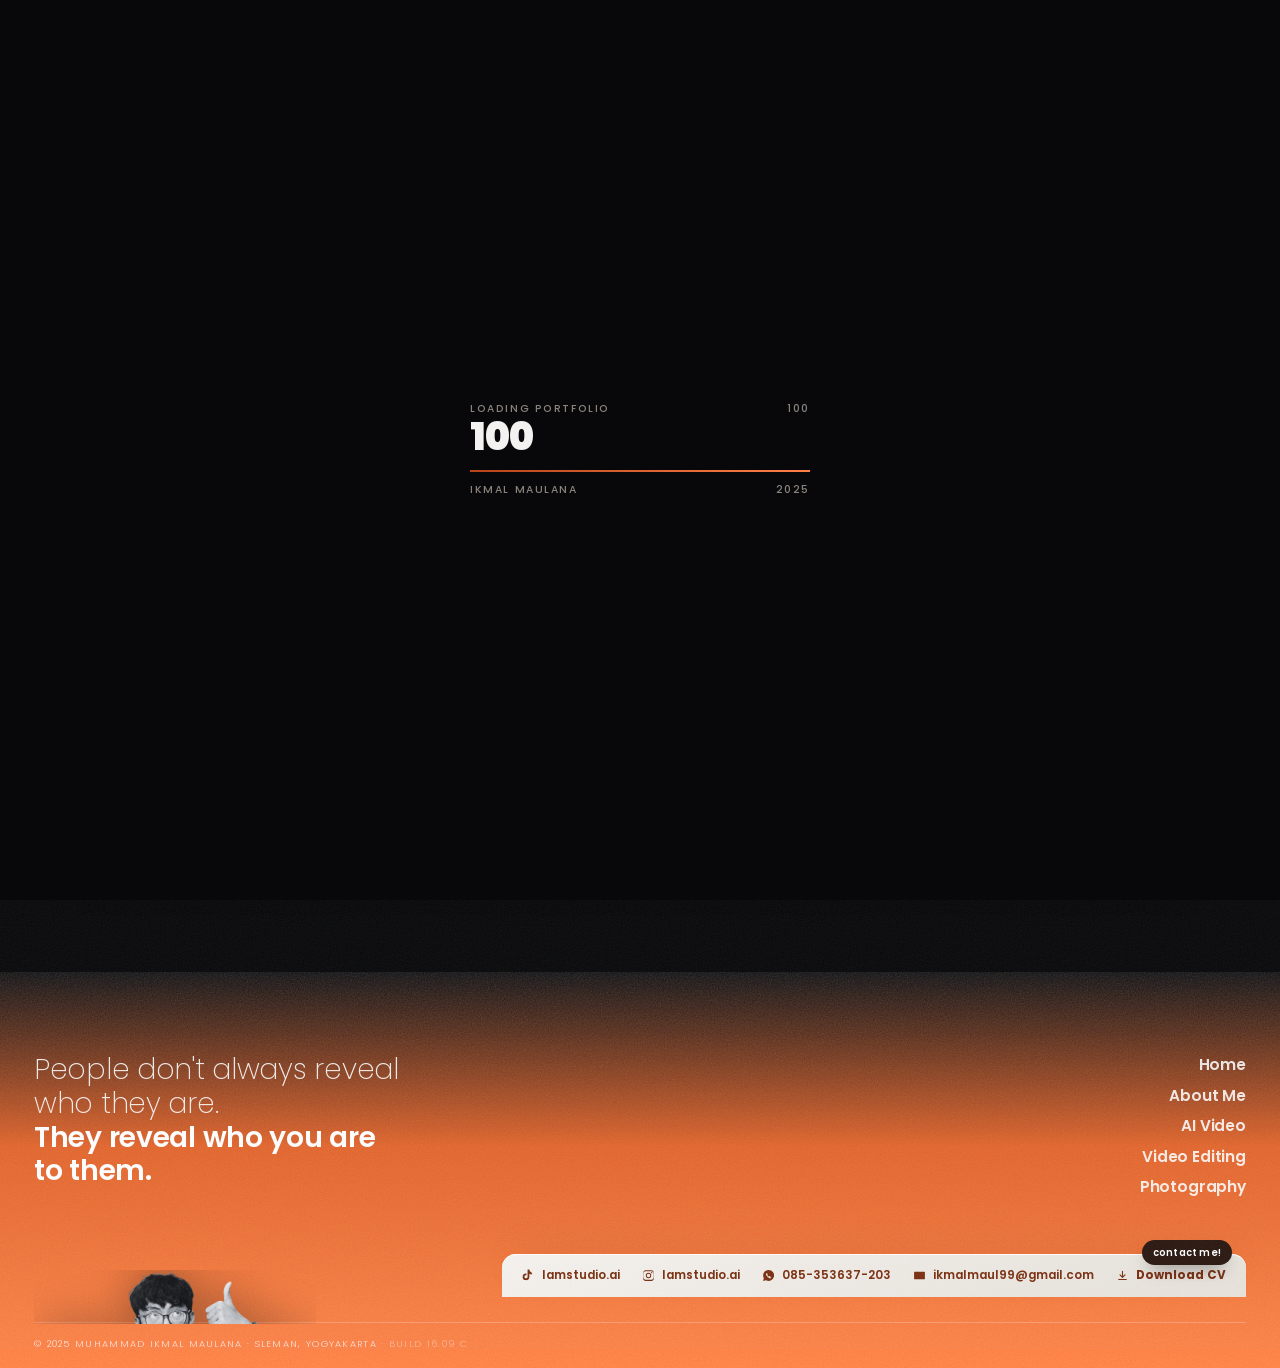
<file: index.html>
<!DOCTYPE html>
<html lang="en">
<head>
<meta charset="UTF-8">
<meta name="viewport" content="width=device-width, initial-scale=1, viewport-fit=cover">
<title>Ikmal Maulana — Portfolio 2025</title>
<meta name="description" content="Video editor, AI prompter and photographer based in Yogyakarta. Clean, aesthetic product videos built with AI and creative editing.">
<meta name="author" content="Muhammad Ikmal Maulana">
<meta name="theme-color" content="#08080a">

<!-- Link preview (WhatsApp, Instagram, X, LinkedIn).
     Alamat live: https://lamkicam.github.io/ikmal-portfolioo
     Kalau nanti pindah ke domain sendiri, ganti semua alamat di bawah ini. -->
<meta property="og:type" content="website">
<meta property="og:title" content="Ikmal Maulana — Portfolio 2025">
<meta property="og:description" content="Video editor, AI prompter and photographer based in Yogyakarta. Clean, aesthetic product videos built with AI and creative editing.">
<meta property="og:url" content="https://lamkicam.github.io/ikmal-portfolioo/index.html">
<meta property="og:image" content="https://lamkicam.github.io/ikmal-portfolioo/assets/share/og-image.jpg">
<meta property="og:image:width" content="1200">
<meta property="og:image:height" content="630">
<meta property="og:locale" content="en_US">
<meta name="twitter:card" content="summary_large_image">
<meta name="twitter:title" content="Ikmal Maulana — Portfolio 2025">
<meta name="twitter:description" content="Video editor, AI prompter and photographer based in Yogyakarta. Clean, aesthetic product videos built with AI and creative editing.">
<meta name="twitter:image" content="https://lamkicam.github.io/ikmal-portfolioo/assets/share/og-image.jpg">

<link rel="icon" href="data:image/svg+xml,%3Csvg xmlns='http://www.w3.org/2000/svg' viewBox='0 0 64 64'%3E%3Cdefs%3E%3ClinearGradient id='g' x1='0' y1='0' x2='1' y2='1'%3E%3Cstop offset='0' stop-color='%23ff8047'/%3E%3Cstop offset='1' stop-color='%23b8441a'/%3E%3C/linearGradient%3E%3C/defs%3E%3Crect width='64' height='64' rx='15' fill='url(%23g)'/%3E%3Ctext x='32' y='44' font-family='Helvetica,Arial,sans-serif' font-size='30' font-weight='bold' fill='%23fff' text-anchor='middle'%3EIM%3C/text%3E%3C/svg%3E">

<link rel="preconnect" href="https://fonts.googleapis.com">
<link rel="preconnect" href="https://fonts.gstatic.com" crossorigin>
<link href="https://fonts.googleapis.com/css2?family=Poppins:wght@100;200;300;400;500;600;700;800;900&display=swap" rel="stylesheet">
<link rel="stylesheet" href="assets/style.css">
<noscript><style>.rv,.rise,.wordmark .gl{opacity:1!important;transform:none!important}#pre{display:none}</style></noscript>
</head>
<body>
<!-- ░░ PRELOADER ░░ -->
<div id="pre">
  <div class="pre-in">
    <div class="pre-row mono"><span>Loading portfolio</span><span id="preTxt">00</span></div>
    <div class="pre-num" id="preNum">00</div>
    <div class="pre-bar"><div class="pre-fill" id="preFill"></div></div>
    <div class="pre-row mono" style="margin-top:10px"><span>Ikmal Maulana</span><span>2025</span></div>
  </div>
</div>

<!-- ░░ ENVIRONMENT ░░ -->
<div class="env">
  <div class="concrete"></div>
  <div class="grid"></div>
  <div class="bloom" id="bloom"></div>
</div>
<div class="grain"></div>

<!-- ░░ NAV ░░ -->
<nav class="nav">
  <a href="index.html" class="mark">
    <span class="mark-glyph">IM</span>
    <span class="mark-txt"><b>Ikmal Maulana</b><span class="mono">Creative Person</span></span>
  </a>

  <div class="nav-mid glass">
    <a href="index.html" class="mono on" aria-current="page">Home</a>
    <a href="introduction.html" class="mono">About Me</a>
    <a href="prompter.html" class="mono">AI Video</a>
    <a href="editing.html" class="mono">Video Editing</a>
    <a href="photograph.html" class="mono">Photography</a>
  </div>

  <div class="nav-end">
    <div class="status glass mono"><span class="led"></span> Open for work</div>
    <button class="burger glass" id="burger" aria-label="Menu">
      <span></span><span></span><span></span>
    </button>
  </div>
</nav>

<!-- ░░ MOBILE SHEET ░░ -->
<div class="sheet glass" id="sheet">
  <a href="introduction.html">About Me <i>01</i></a>
  <a href="prompter.html">AI Video <i>02</i></a>
  <a href="editing.html">Video Editing <i>03</i></a>
  <a href="photograph.html">Photography <i>04</i></a>
  <a href="mailto:ikmalmaul99@gmail.com">Contact <i>→</i></a>
</div>

<!-- ░░ HOME ░░ -->
<main class="stage" id="home">
  <div class="wrap">

   <section class="slab">
    <div class="sheen"></div>
    <div class="edge"></div>
    <div class="slab-rivets"><i></i><i></i><i></i><i></i></div>

    <header class="head">
      <div>
        <div class="tagline rise d1"><i></i><span>Portfolio</span> <b>2025</b> <i></i><span>Creative Person</span></div>
        <h1 class="title" id="title">
          <span class="wm-box">
            <span class="wordmark dovde" data-split>Portofolio</span>
          </span>
          <span class="badge mono">2025</span>
        </h1>
        <div class="ident rise d3">

          <p class="who">
            <span class="who-thin">Muhammad</span><span class="who-fat">Ikmal Maulana</span>
          </p>

          <ol class="roles">
            <li><i>01</i>Prompter Content Specialist</li>
            <li><i>02</i>Lead Editor</li>
            <li><i>03</i>Photographer</li>
          </ol>

          <dl class="spec">
            <div><dt>Exp</dt><dd><b>3+</b> years</dd></div>
            <div><dt>Based</dt><dd><b>Sleman</b>, Yogyakarta</dd></div>
          </dl>

        </div>
      </div>
    </header>

    <div class="deck-head rise d4">
      <span class="pick">Pick your card! <span class="kbd">4 decks</span></span>
      <span class="deck-hint mono"><i></i>
        <span class="hint-mouse">Hover to reveal</span>
        <span class="hint-touch">Swipe to browse</span>
      </span>
    </div>

    <div class="deck-scroll">
      <div class="deck" id="deck">

        <div class="slot" style="--i:0">
          <a href="introduction.html" class="card warm card--intro">
            <div class="face">

              <div class="card-bg"></div>
              <div class="card-halo"></div>
              <picture>
                <source srcset="assets/cards/cut-intro.webp" type="image/webp">
                <img class="card-photo" src="assets/cards/cut-intro.png" alt="About Me"
                     width="620" height="588" draggable="false" decoding="async">
              </picture>
              <div class="card-vig"></div>
              <div class="card-rivets"><i></i><i></i></div>
              <span class="card-no">01</span>
              <h2 class="card-title">About<br>Me</h2>
              <div class="plate">
                <span class="lbl">Profile · Experience · CV</span>
                <span class="go"><svg class="ico ico-arrow" viewBox="0 0 24 24" aria-hidden="true" focusable="false"><path d="M7 17 17 7M9.2 7H17v7.8"/></svg></span>
              </div>
              <div class="shine"></div>
            </div>
          </a>
        </div>

        <div class="slot" style="--i:1">
          <a href="prompter.html" class="card cool card--prompter">
            <div class="face">

              <div class="card-bg"></div>
              <div class="card-halo"></div>
              <picture>
                <source srcset="assets/cards/cut-prompter.webp" type="image/webp">
                <img class="card-photo" src="assets/cards/cut-prompter.png" alt="AI Video"
                     width="620" height="525" draggable="false" decoding="async">
              </picture>
              <div class="card-vig"></div>
              <div class="card-rivets"><i></i><i></i></div>
              <span class="card-no">02</span>
              <h2 class="card-title">AI<br>Video</h2>
              <div class="plate">
                <span class="lbl">Prompting · AI generation</span>
                <span class="go"><svg class="ico ico-arrow" viewBox="0 0 24 24" aria-hidden="true" focusable="false"><path d="M7 17 17 7M9.2 7H17v7.8"/></svg></span>
              </div>
              <div class="shine"></div>
            </div>
          </a>
        </div>

        <div class="slot" style="--i:2">
          <a href="editing.html" class="card warm card--editing">
            <div class="face">

              <div class="card-bg"></div>
              <div class="card-halo"></div>
              <picture>
                <source srcset="assets/cards/cut-editing.webp" type="image/webp">
                <img class="card-photo" src="assets/cards/cut-editing.png" alt="Video Editing"
                     width="620" height="567" draggable="false" decoding="async">
              </picture>
              <div class="card-vig"></div>
              <div class="card-rivets"><i></i><i></i></div>
              <span class="card-no">03</span>
              <h2 class="card-title">Video<br>Editing</h2>
              <div class="plate">
                <span class="lbl">Premiere · AE · CapCut</span>
                <span class="go"><svg class="ico ico-arrow" viewBox="0 0 24 24" aria-hidden="true" focusable="false"><path d="M7 17 17 7M9.2 7H17v7.8"/></svg></span>
              </div>
              <div class="shine"></div>
            </div>
          </a>
        </div>

        <div class="slot" style="--i:3">
          <a href="photograph.html" class="card cool card--photo">
            <div class="face">

              <div class="card-bg"></div>
              <div class="card-halo"></div>
              <picture>
                <source srcset="assets/cards/cut-photo.webp" type="image/webp">
                <img class="card-photo" src="assets/cards/cut-photo.png" alt="Photography"
                     width="620" height="627" draggable="false" decoding="async">
              </picture>
              <div class="card-vig"></div>
              <div class="card-rivets"><i></i><i></i></div>
              <span class="card-no">04</span>
              <h2 class="card-title">Photo<br>graphy</h2>
              <div class="plate">
                <span class="lbl">Event · Wedding · Travel</span>
                <span class="go"><svg class="ico ico-arrow" viewBox="0 0 24 24" aria-hidden="true" focusable="false"><path d="M7 17 17 7M9.2 7H17v7.8"/></svg></span>
              </div>
              <div class="shine"></div>
            </div>
          </a>
        </div>
      </div>
    </div>

    <div class="dots" id="dots" aria-hidden="true">
      <button type="button" class="on" aria-label="Card 1"></button>
      <button type="button" aria-label="Card 2"></button>
      <button type="button" aria-label="Card 3"></button>
      <button type="button" aria-label="Card 4"></button>
    </div>

   </section>

    <div class="strip rise d5">
      <div class="strip-in">
        <div class="ticker">
          <div class="ticker-track" id="track">
            <span>Veo 3</span><span>Premiere Pro</span><span>After Effects</span><span>CapCut</span>
            <span>Lightroom</span><span>Photoshop</span><span>ElevenLabs</span><span>Midjourney</span>
            <span>UGC Ads</span><span>Product Video</span><span>Motion Graphics</span><span>Wedding</span>
          </div>
        </div>

        <div class="dock glass">
          <a href="https://www.tiktok.com/@lamstudio.ai" target="_blank" rel="noopener">
            <svg viewBox="0 0 24 24"><path d="M16.6 5.8a5 5 0 0 1-3-4.8h-3.3v13.4a2.9 2.9 0 1 1-2-2.8V8.2a6.2 6.2 0 1 0 5.3 6.1V8.7a8.2 8.2 0 0 0 4.7 1.5V6.9a5 5 0 0 1-1.7-1.1z"/></svg>
            <span>@lamstudio.ai</span>
          </a>
          <a href="https://wa.me/6285353637203" target="_blank" rel="noopener">
            <svg viewBox="0 0 24 24"><path d="M12 2a10 10 0 0 0-8.6 15L2 22l5.2-1.4A10 10 0 1 0 12 2zm5.3 14.1c-.2.6-1.3 1.2-1.8 1.2-.5.1-1 .1-1.7-.1a12 12 0 0 1-5.7-5c-.4-.7-.7-1.5-.7-2.2 0-.8.4-1.4.7-1.7.2-.2.4-.3.6-.3h.5c.2 0 .4 0 .5.4l.7 1.7c0 .2 0 .3-.1.5l-.3.4c-.1.1-.3.3-.1.5.4.7 1 1.3 1.6 1.8.5.3.8.5 1 .3l.6-.6c.2-.2.3-.2.5-.1l1.6.8c.2.1.3.2.3.3 0 .1 0 .5-.2 1z"/></svg>
            <span>085-353637-203</span>
          </a>
          <a href="mailto:ikmalmaul99@gmail.com" class="hi">
            <svg viewBox="0 0 24 24"><path d="M3 5h18a1 1 0 0 1 1 1v12a1 1 0 0 1-1 1H3a1 1 0 0 1-1-1V6a1 1 0 0 1 1-1zm9 8L4.3 7h15.4L12 13z"/></svg>
            <span>Contact me!</span>
          </a>
        </div>
      </div>
    </div>

  </div>

  <!-- the chapters are pages of their own now, so the only thing below
       the fold on this page is the way to get hold of him -->
  <div class="scroll-cue mono">
    <span class="rail"></span> Scroll to get in touch
  </div>
</main>

<!-- ░░ FOOTER ░░ -->
<footer class="foot" id="contact">
  <div class="wrap">
    <div class="foot-top rv">
      <p class="foot-quote">People don't always reveal who they are.<br><b>They reveal who you are to them.</b></p>
      <nav class="foot-nav" aria-label="Footer">
        <a href="index.html">Home</a>
        <a href="introduction.html">About Me</a>
        <a href="prompter.html">AI Video</a>
        <a href="editing.html">Video Editing</a>
        <a href="photograph.html">Photography</a>
      </nav>
    </div>

    <div class="foot-bottom">
      <div class="foot-cut">
        <img src="assets/cards/cut-footer.png" alt="" width="728" height="219" loading="lazy" decoding="async">
      </div>
      <div class="foot-contact">
        <span class="foot-tag">contact me!</span>
        <a href="https://www.tiktok.com/@lamstudio.ai" target="_blank" rel="noopener" aria-label="TikTok lamstudio.ai"><svg viewBox="0 0 24 24"><path d="M16.6 5.8a5 5 0 0 1-3-4.8h-3.3v13.4a2.9 2.9 0 1 1-2-2.8V8.2a6.2 6.2 0 1 0 5.3 6.1V8.7a8.2 8.2 0 0 0 4.7 1.5V6.9a5 5 0 0 1-1.7-1.1z"/></svg><span>lamstudio.ai</span></a>
        <a href="https://www.instagram.com/lamstudio.ai/" target="_blank" rel="noopener" aria-label="Instagram lamstudio.ai"><svg viewBox="0 0 24 24"><path d="M12 2.2c3.2 0 3.6 0 4.9.07 1.2.05 1.8.25 2.2.42.6.22 1 .48 1.4.9.43.42.7.82.92 1.4.17.43.37 1.05.42 2.2.06 1.3.07 1.7.07 4.9s0 3.6-.07 4.9c-.05 1.2-.25 1.8-.42 2.2-.22.6-.49 1-.92 1.4-.42.43-.82.7-1.4.92-.43.17-1.05.37-2.2.42-1.3.06-1.7.07-4.9.07s-3.6 0-4.9-.07c-1.2-.05-1.8-.25-2.2-.42a3.9 3.9 0 0 1-1.4-.92 3.9 3.9 0 0 1-.92-1.4c-.17-.43-.37-1.05-.42-2.2C2.2 15.6 2.2 15.2 2.2 12s0-3.6.07-4.9c.05-1.2.25-1.8.42-2.2.22-.6.49-1 .92-1.4.42-.43.82-.7 1.4-.92.43-.17 1.05-.37 2.2-.42C8.4 2.2 8.8 2.2 12 2.2zm0 1.8c-3.1 0-3.5 0-4.8.07-1.1.05-1.7.24-2 .4-.5.2-.9.43-1.3.83-.4.4-.64.8-.84 1.3-.15.4-.34 1-.39 2.1C2.6 10 2.6 10.4 2.6 12s0 2 .07 3.3c.05 1.1.24 1.7.4 2 .2.5.43.9.83 1.3.4.4.8.64 1.3.84.4.15 1 .34 2.1.39 1.3.06 1.7.07 4.8.07s3.5 0 4.8-.07c1.1-.05 1.7-.24 2-.4.5-.2.9-.43 1.3-.83.4-.4.64-.8.84-1.3.15-.4.34-1 .39-2.1.06-1.3.07-1.7.07-3.3s0-2-.07-3.3c-.05-1.1-.24-1.7-.4-2a3.5 3.5 0 0 0-.83-1.3 3.5 3.5 0 0 0-1.3-.84c-.4-.15-1-.34-2.1-.39C15.5 4 15.1 4 12 4zM12 7a5 5 0 1 1 0 10 5 5 0 0 1 0-10zm0 1.8a3.2 3.2 0 1 0 0 6.4 3.2 3.2 0 0 0 0-6.4zM17.9 5.6a1.2 1.2 0 1 1 0 2.4 1.2 1.2 0 0 1 0-2.4z"/></svg><span>lamstudio.ai</span></a>
        <a href="https://wa.me/6285353637203" target="_blank" rel="noopener"><svg viewBox="0 0 24 24"><path d="M12 2a10 10 0 0 0-8.6 15L2 22l5.2-1.4A10 10 0 1 0 12 2zm5.3 14.1c-.2.6-1.3 1.2-1.8 1.2-.5.1-1 .1-1.7-.1a12 12 0 0 1-5.7-5c-.4-.7-.7-1.5-.7-2.2 0-.8.4-1.4.7-1.7.2-.2.4-.3.6-.3h.5c.2 0 .4 0 .5.4l.7 1.7c0 .2 0 .3-.1.5l-.3.4c-.1.1-.3.3-.1.5.4.7 1 1.3 1.6 1.8.5.3.8.5 1 .3l.6-.6c.2-.2.3-.2.5-.1l1.6.8c.2.1.3.2.3.3 0 .1 0 .5-.2 1z"/></svg><span>085-353637-203</span></a>
        <a href="mailto:ikmalmaul99@gmail.com"><svg viewBox="0 0 24 24"><path d="M3 5h18a1 1 0 0 1 1 1v12a1 1 0 0 1-1 1H3a1 1 0 0 1-1-1V6a1 1 0 0 1 1-1zm9 8L4.3 7h15.4L12 13z"/></svg><span>ikmalmaul99@gmail.com</span></a>
        <a class="cv-link" href="assets/cv/Ikmal-Maulana-CV.pdf" download><svg viewBox="0 0 24 24"><path d="M12 3.2a1 1 0 0 1 1 1v8.9l2.9-2.9a1 1 0 1 1 1.4 1.42l-4.6 4.6a1 1 0 0 1-1.4 0l-4.6-4.6A1 1 0 0 1 8.1 10.2l2.9 2.9V4.2a1 1 0 0 1 1-1zM5 18.4h14a1 1 0 0 1 0 2H5a1 1 0 0 1 0-2z"/></svg><span>Download CV</span></a>
      </div>
    </div>

    <p class="foot-copy">© 2025 Muhammad Ikmal Maulana · Sleman, Yogyakarta <span class="build">· build 16.09 c</span></p>
  </div>
</footer>

<script src="assets/app.js"></script>
</body>
</html>
</file>
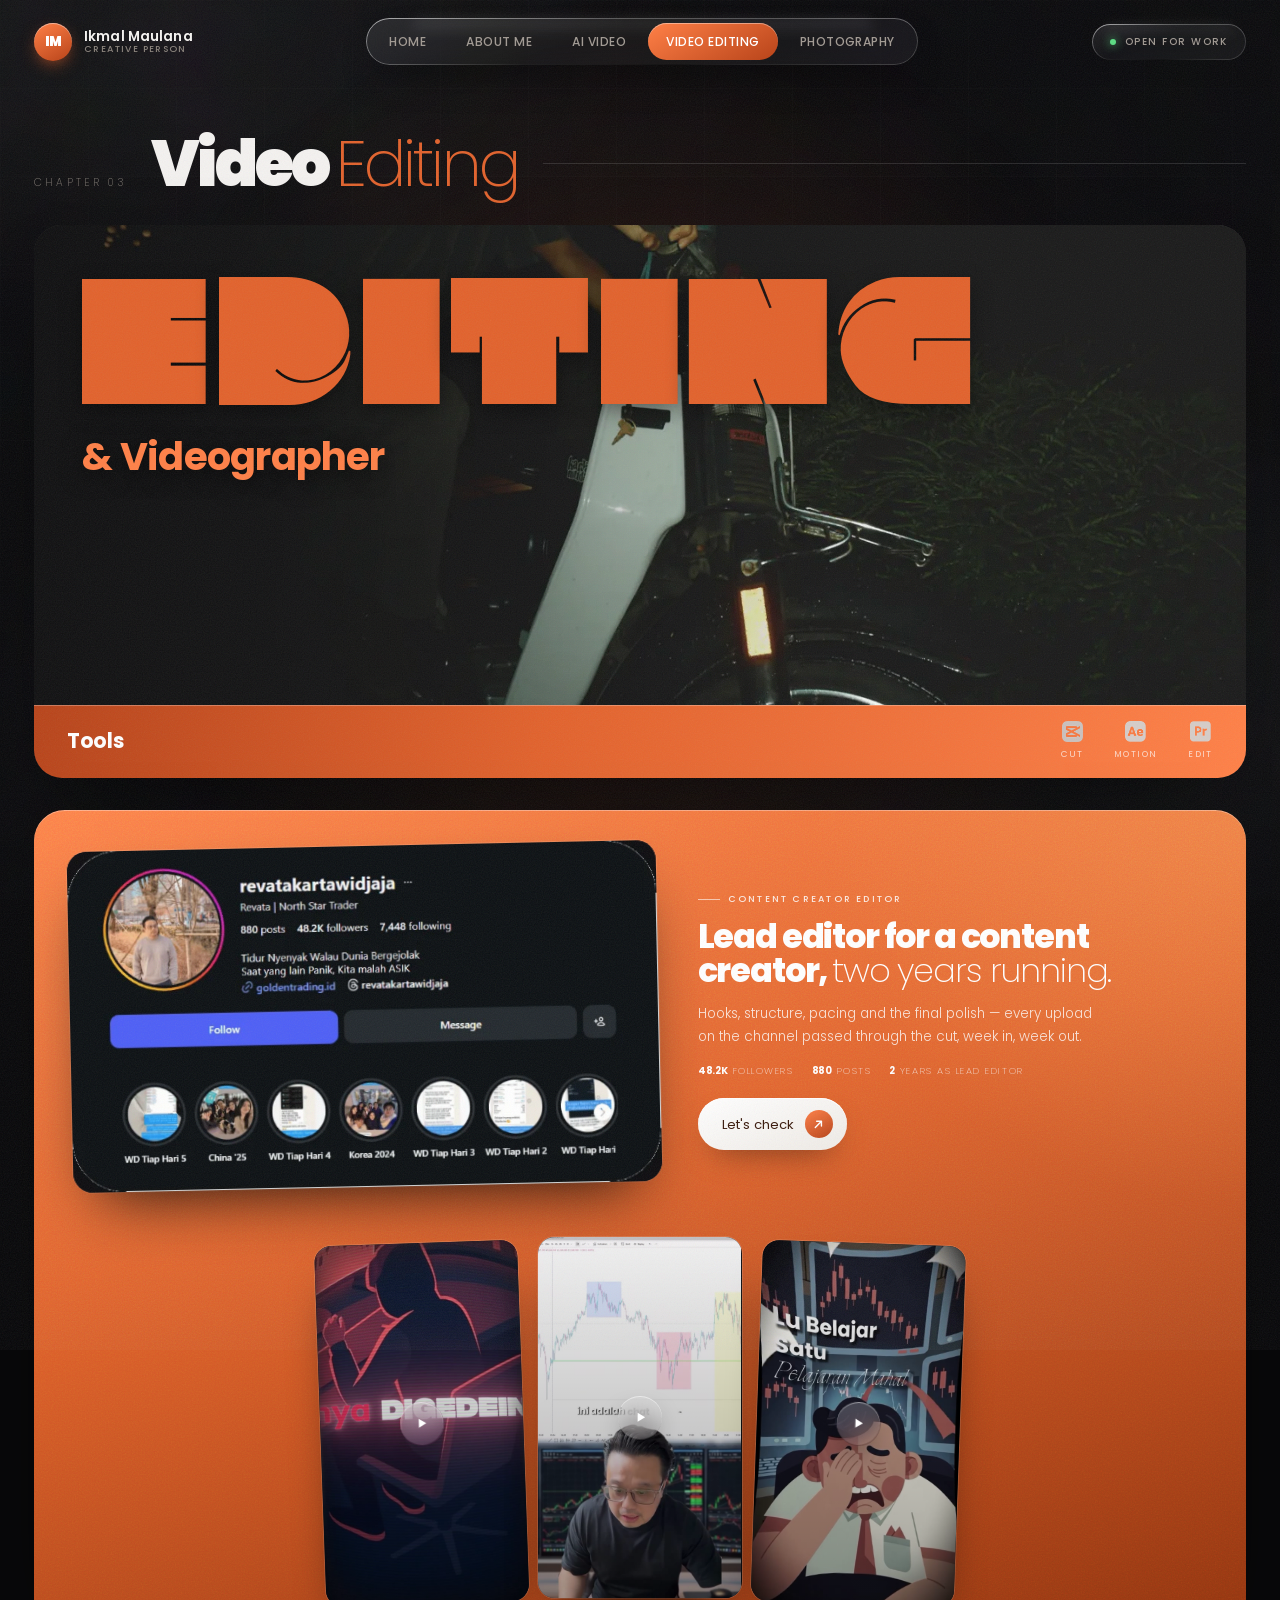
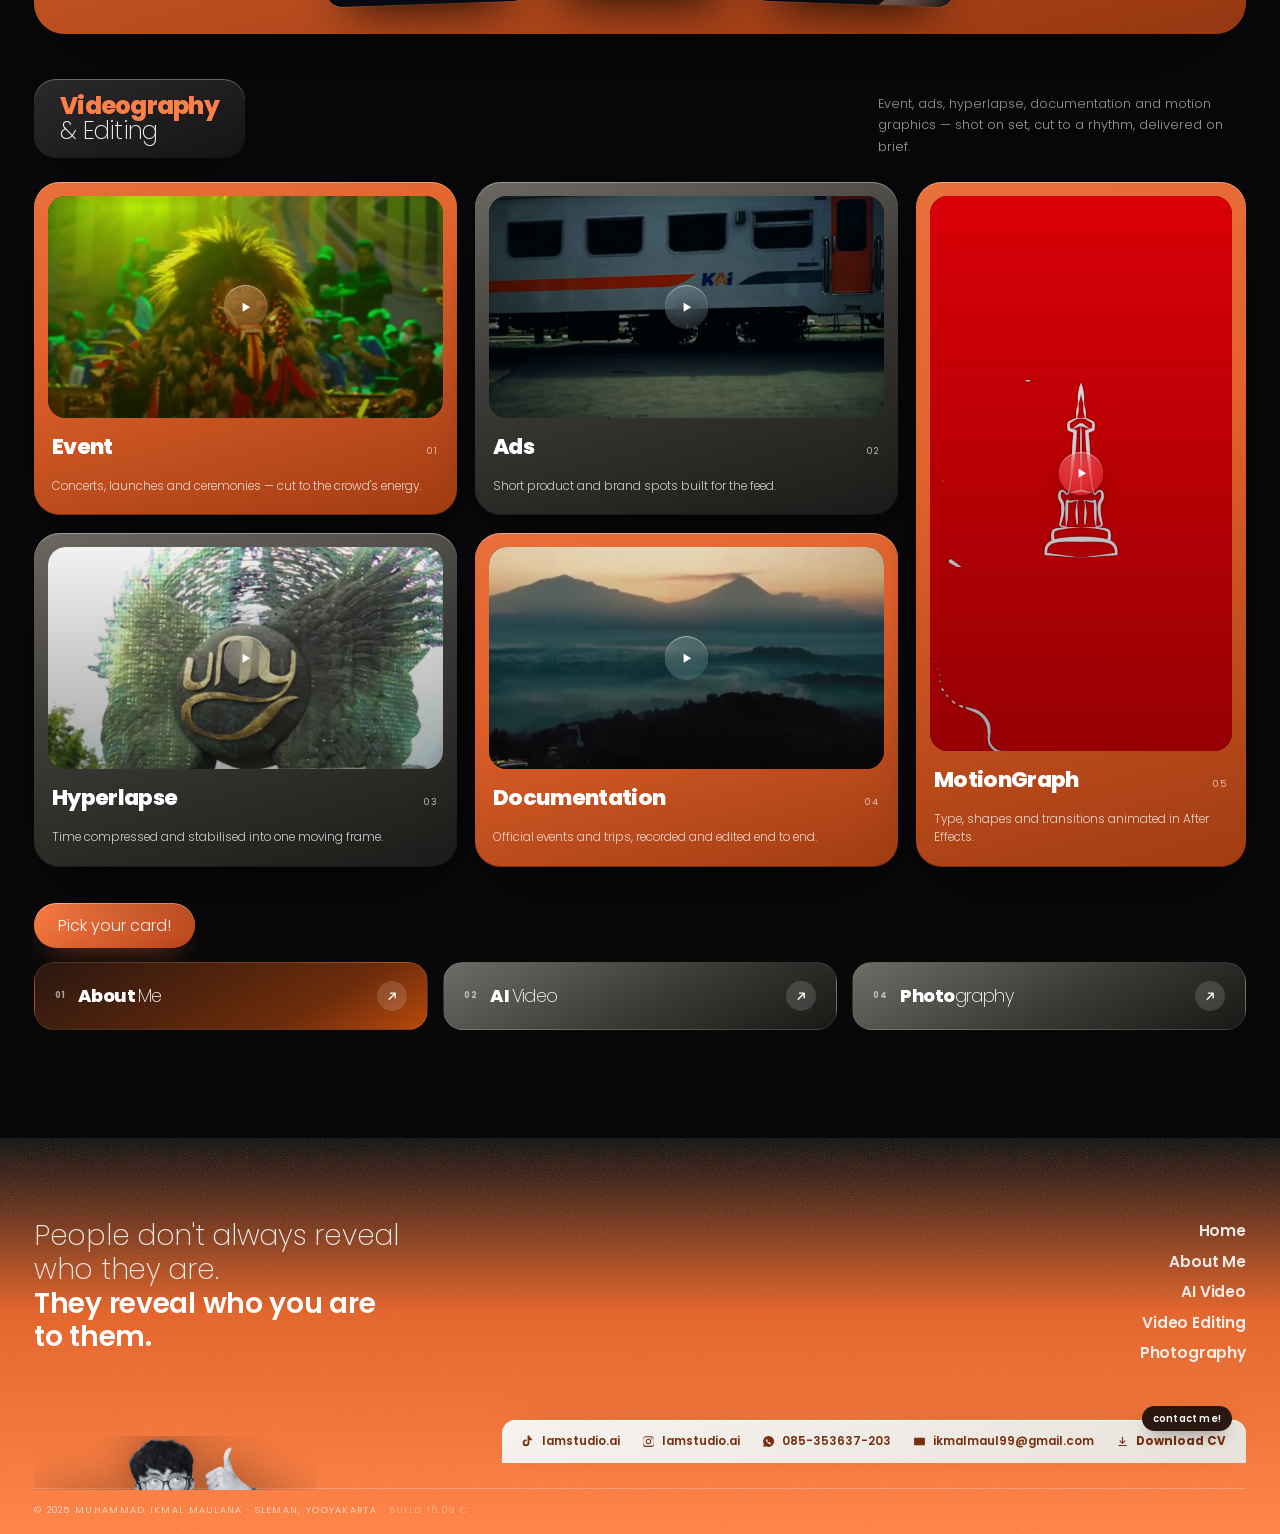
<file: editing.html>
<!DOCTYPE html>
<html lang="en">
<head>
<meta charset="UTF-8">
<meta name="viewport" content="width=device-width, initial-scale=1, viewport-fit=cover">
<title>Video Editing — Ikmal Maulana</title>
<meta name="description" content="Two years as lead editor for a content creator. Event, ads, hyperlapse, documentation and motion graphics.">
<meta name="author" content="Muhammad Ikmal Maulana">
<meta name="theme-color" content="#08080a">

<!-- Link preview (WhatsApp, Instagram, X, LinkedIn).
     Alamat live: https://lamkicam.github.io/ikmal-portfolioo
     Kalau nanti pindah ke domain sendiri, ganti semua alamat di bawah ini. -->
<meta property="og:type" content="website">
<meta property="og:title" content="Video Editing — Ikmal Maulana">
<meta property="og:description" content="Two years as lead editor for a content creator. Event, ads, hyperlapse, documentation and motion graphics.">
<meta property="og:url" content="https://lamkicam.github.io/ikmal-portfolioo/editing.html">
<meta property="og:image" content="https://lamkicam.github.io/ikmal-portfolioo/assets/share/og-editing.jpg">
<meta property="og:image:width" content="1200">
<meta property="og:image:height" content="630">
<meta property="og:locale" content="en_US">
<meta name="twitter:card" content="summary_large_image">
<meta name="twitter:title" content="Video Editing — Ikmal Maulana">
<meta name="twitter:description" content="Two years as lead editor for a content creator. Event, ads, hyperlapse, documentation and motion graphics.">
<meta name="twitter:image" content="https://lamkicam.github.io/ikmal-portfolioo/assets/share/og-editing.jpg">

<link rel="icon" href="data:image/svg+xml,%3Csvg xmlns='http://www.w3.org/2000/svg' viewBox='0 0 64 64'%3E%3Cdefs%3E%3ClinearGradient id='g' x1='0' y1='0' x2='1' y2='1'%3E%3Cstop offset='0' stop-color='%23ff8047'/%3E%3Cstop offset='1' stop-color='%23b8441a'/%3E%3C/linearGradient%3E%3C/defs%3E%3Crect width='64' height='64' rx='15' fill='url(%23g)'/%3E%3Ctext x='32' y='44' font-family='Helvetica,Arial,sans-serif' font-size='30' font-weight='bold' fill='%23fff' text-anchor='middle'%3EIM%3C/text%3E%3C/svg%3E">

<link rel="preconnect" href="https://fonts.googleapis.com">
<link rel="preconnect" href="https://fonts.gstatic.com" crossorigin>
<link href="https://fonts.googleapis.com/css2?family=Poppins:wght@100;200;300;400;500;600;700;800;900&display=swap" rel="stylesheet">
<link rel="stylesheet" href="assets/style.css">
<noscript><style>.rv,.rise,.wordmark .gl{opacity:1!important;transform:none!important}#pre{display:none}</style></noscript>
</head>
<body class="sub">

<!-- ░░ ENVIRONMENT ░░ -->
<div class="env">
  <div class="concrete"></div>
  <div class="grid"></div>
  <div class="bloom" id="bloom"></div>
</div>
<div class="grain"></div>

<!-- ░░ NAV ░░ -->
<nav class="nav">
  <a href="index.html" class="mark">
    <span class="mark-glyph">IM</span>
    <span class="mark-txt"><b>Ikmal Maulana</b><span class="mono">Creative Person</span></span>
  </a>

  <div class="nav-mid glass">
    <a href="index.html" class="mono">Home</a>
    <a href="introduction.html" class="mono">About Me</a>
    <a href="prompter.html" class="mono">AI Video</a>
    <a href="editing.html" class="mono on" aria-current="page">Video Editing</a>
    <a href="photograph.html" class="mono">Photography</a>
  </div>

  <div class="nav-end">
    <div class="status glass mono"><span class="led"></span> Open for work</div>
    <button class="burger glass" id="burger" aria-label="Menu">
      <span></span><span></span><span></span>
    </button>
  </div>
</nav>

<!-- ░░ MOBILE SHEET ░░ -->
<div class="sheet glass" id="sheet">
  <a href="introduction.html">About Me <i>01</i></a>
  <a href="prompter.html">AI Video <i>02</i></a>
  <a href="editing.html" aria-current="page">Video Editing <i>03</i></a>
  <a href="photograph.html">Photography <i>04</i></a>
  <a href="mailto:ikmalmaul99@gmail.com">Contact <i>→</i></a>
</div>

<!-- ░░ 03 · EDITING ░░ -->
<section class="chapter" id="editing">
  <div class="wrap">

    <header class="ch-head rv">
      <span class="ch-no">Chapter 03</span>
      <h2 class="ch-title">Video <em>Editing</em></h2>
      <span class="ch-rule"></span>
    </header>

    <!-- banner: dark frame, the wordmark set hard left, tools on the rail -->
    <div class="banner banner--edit rv">
      <picture class="banner-bg">
        <source srcset="assets/media/edit-banner.webp" type="image/webp">
        <img src="assets/media/edit-banner.jpg" alt="Night ride on a moped"
             width="1366" height="725" decoding="async" loading="lazy">
      </picture>

      <div class="banner-tl">
        <span class="banner-word dovde" data-split>Editing</span>
        <span class="banner-sub">&amp; Videographer</span>
      </div>

      <div class="rail">
        <span class="rail-lbl">Tools</span>
        <ul class="rail-list">
          <li><img src="assets/tools/capcut.png" alt="CapCut" loading="lazy"><i>Cut</i></li>
          <li><img src="assets/tools/after-effects.png" alt="After Effects" loading="lazy"><i>Motion</i></li>
          <li><img src="assets/tools/premiere-pro.png" alt="Premiere Pro" loading="lazy"><i>Edit</i></li>
        </ul>
      </div>
    </div>

    <!-- ── content creator editor — the band and the receipts ── -->
    <div class="creator rv">
      <div class="creator-card">
        <picture>
          <source srcset="assets/media/edit-creator-profile.webp" type="image/webp">
          <img src="assets/media/edit-creator-profile.jpg" alt="Instagram profile @revatakartawidjaja — 48.2K followers"
               width="784" height="453" decoding="async" loading="lazy">
        </picture>
      </div>

      <div class="creator-say">
        <span class="c-kicker"><i></i>Content Creator Editor</span>
        <h3>Lead editor for a content creator, <em>two years running.</em></h3>
        <p>Hooks, structure, pacing and the final polish — every upload on the channel
           passed through the cut, week in, week out.</p>
        <div class="creator-figs">
          <span><b>48.2K</b> followers</span>
          <span><b>880</b> posts</span>
          <span><b>2</b> years as lead editor</span>
        </div>
        <a class="lede-cta" href="https://www.instagram.com/revatakartawidjaja/" target="_blank" rel="noopener">
          <span>Let's check</span><i><svg class="ico ico-arrow" viewBox="0 0 24 24" aria-hidden="true" focusable="false"><path d="M7 17 17 7M9.2 7H17v7.8"/></svg></i>
        </a>
      </div>

      <div class="creator-reel">
        <figure class="shot">
          <video src="assets/media/creator-01.mp4" poster="assets/media/thumbs/edit-creator-01.jpg"
                 preload="none" muted loop playsinline aria-label="Creator clip 1"></video>
          <button class="play" type="button" aria-label="Play Creator clip 1"><i><svg class="ico ico-play" viewBox="0 0 24 24" aria-hidden="true" focusable="false"><path d="M8.2 5.4v13.2L19 12z"/></svg><svg class="ico ico-pause" viewBox="0 0 24 24" aria-hidden="true" focusable="false"><path d="M9 5.6h2.6v12.8H9zM12.9 5.6h2.6v12.8h-2.6z"/></svg></i></button>
        </figure>
        <figure class="shot">
          <video src="assets/media/creator%202.mp4" poster="assets/media/thumbs/edit-creator-02.jpg"
                 preload="none" muted loop playsinline aria-label="Creator clip 2"></video>
          <button class="play" type="button" aria-label="Play Creator clip 2"><i><svg class="ico ico-play" viewBox="0 0 24 24" aria-hidden="true" focusable="false"><path d="M8.2 5.4v13.2L19 12z"/></svg><svg class="ico ico-pause" viewBox="0 0 24 24" aria-hidden="true" focusable="false"><path d="M9 5.6h2.6v12.8H9zM12.9 5.6h2.6v12.8h-2.6z"/></svg></i></button>
        </figure>
        <figure class="shot">
          <video src="assets/media/Creator%203.mp4" poster="assets/media/thumbs/edit-creator-03.jpg"
                 preload="none" muted loop playsinline aria-label="Creator clip 3"></video>
          <button class="play" type="button" aria-label="Play Creator clip 3"><i><svg class="ico ico-play" viewBox="0 0 24 24" aria-hidden="true" focusable="false"><path d="M8.2 5.4v13.2L19 12z"/></svg><svg class="ico ico-pause" viewBox="0 0 24 24" aria-hidden="true" focusable="false"><path d="M9 5.6h2.6v12.8H9zM12.9 5.6h2.6v12.8h-2.6z"/></svg></i></button>
        </figure>
      </div>
    </div>

    <!-- ── videography & editing — five kinds of cut ── -->
    <div class="vg-head rv">
      <span class="vg-pill">Videography <em>&amp; Editing</em></span>
      <p>Event, ads, hyperlapse, documentation and motion graphics — shot on set,
         cut to a rhythm, delivered on brief.</p>
    </div>

    <div class="vg-grid">
      <article class="vg-card vg--ev rv">
        <figure class="shot">
          <video src="assets/media/Event.mp4" poster="assets/media/thumbs/edit-event.jpg"
                 preload="none" muted loop playsinline aria-label="Event reel"></video>
          <button class="play" type="button" aria-label="Play Event reel"><i><svg class="ico ico-play" viewBox="0 0 24 24" aria-hidden="true" focusable="false"><path d="M8.2 5.4v13.2L19 12z"/></svg><svg class="ico ico-pause" viewBox="0 0 24 24" aria-hidden="true" focusable="false"><path d="M9 5.6h2.6v12.8H9zM12.9 5.6h2.6v12.8h-2.6z"/></svg></i></button>
        </figure>
        <div class="vg-foot"><h4>Event</h4><span class="vg-n">01</span></div>
        <span class="vg-sub">Concerts, launches and ceremonies — cut to the crowd's energy.</span>
      </article>
      <article class="vg-card vg--ads rv">
        <figure class="shot">
          <video src="assets/media/ads.mp4" poster="assets/media/thumbs/edit-ads.jpg"
                 preload="none" muted loop playsinline aria-label="Ads reel"></video>
          <button class="play" type="button" aria-label="Play Ads reel"><i><svg class="ico ico-play" viewBox="0 0 24 24" aria-hidden="true" focusable="false"><path d="M8.2 5.4v13.2L19 12z"/></svg><svg class="ico ico-pause" viewBox="0 0 24 24" aria-hidden="true" focusable="false"><path d="M9 5.6h2.6v12.8H9zM12.9 5.6h2.6v12.8h-2.6z"/></svg></i></button>
        </figure>
        <div class="vg-foot"><h4>Ads</h4><span class="vg-n">02</span></div>
        <span class="vg-sub">Short product and brand spots built for the feed.</span>
      </article>
      <article class="vg-card vg--hy rv">
        <figure class="shot">
          <video src="assets/media/hyperlapse.mp4" poster="assets/media/thumbs/edit-hyperlapse.jpg"
                 preload="none" muted loop playsinline aria-label="Hyperlapse"></video>
          <button class="play" type="button" aria-label="Play Hyperlapse"><i><svg class="ico ico-play" viewBox="0 0 24 24" aria-hidden="true" focusable="false"><path d="M8.2 5.4v13.2L19 12z"/></svg><svg class="ico ico-pause" viewBox="0 0 24 24" aria-hidden="true" focusable="false"><path d="M9 5.6h2.6v12.8H9zM12.9 5.6h2.6v12.8h-2.6z"/></svg></i></button>
        </figure>
        <div class="vg-foot"><h4>Hyperlapse</h4><span class="vg-n">03</span></div>
        <span class="vg-sub">Time compressed and stabilised into one moving frame.</span>
      </article>
      <article class="vg-card vg--doc rv">
        <figure class="shot">
          <video src="assets/media/documentation.mp4" poster="assets/media/thumbs/edit-documentation.jpg"
                 preload="none" muted loop playsinline aria-label="Documentation reel"></video>
          <button class="play" type="button" aria-label="Play Documentation reel"><i><svg class="ico ico-play" viewBox="0 0 24 24" aria-hidden="true" focusable="false"><path d="M8.2 5.4v13.2L19 12z"/></svg><svg class="ico ico-pause" viewBox="0 0 24 24" aria-hidden="true" focusable="false"><path d="M9 5.6h2.6v12.8H9zM12.9 5.6h2.6v12.8h-2.6z"/></svg></i></button>
        </figure>
        <div class="vg-foot"><h4>Documentation</h4><span class="vg-n">04</span></div>
        <span class="vg-sub">Official events and trips, recorded and edited end to end.</span>
      </article>
      <article class="vg-card vg--mg rv">
        <figure class="shot">
          <video src="assets/media/motiongraph.mp4" poster="assets/media/thumbs/edit-motiongraph.jpg"
                 preload="none" muted loop playsinline aria-label="Motion graphics"></video>
          <button class="play" type="button" aria-label="Play Motion graphics"><i><svg class="ico ico-play" viewBox="0 0 24 24" aria-hidden="true" focusable="false"><path d="M8.2 5.4v13.2L19 12z"/></svg><svg class="ico ico-pause" viewBox="0 0 24 24" aria-hidden="true" focusable="false"><path d="M9 5.6h2.6v12.8H9zM12.9 5.6h2.6v12.8h-2.6z"/></svg></i></button>
        </figure>
        <div class="vg-foot"><h4>MotionGraph</h4><span class="vg-n">05</span></div>
        <span class="vg-sub">Type, shapes and transitions animated in After Effects.</span>
      </article>
    </div>

    <!-- ── where to next ── -->
    <nav class="next rv" aria-label="Next chapters">
      <span class="next-lbl">Pick your card!</span>
      <div class="next-row">
        <a href="introduction.html" class="next-card warm">
          <span class="nc-no">01</span>
          <span class="nc-name">About <em>Me</em></span>
          <span class="nc-go"><svg class="ico ico-arrow" viewBox="0 0 24 24" aria-hidden="true" focusable="false"><path d="M7 17 17 7M9.2 7H17v7.8"/></svg></span>
        </a>
        <a href="prompter.html" class="next-card cool">
          <span class="nc-no">02</span>
          <span class="nc-name">AI <em>Video</em></span>
          <span class="nc-go"><svg class="ico ico-arrow" viewBox="0 0 24 24" aria-hidden="true" focusable="false"><path d="M7 17 17 7M9.2 7H17v7.8"/></svg></span>
        </a>
        <a href="photograph.html" class="next-card cool">
          <span class="nc-no">04</span>
          <span class="nc-name">Photo<em>graphy</em></span>
          <span class="nc-go"><svg class="ico ico-arrow" viewBox="0 0 24 24" aria-hidden="true" focusable="false"><path d="M7 17 17 7M9.2 7H17v7.8"/></svg></span>
        </a>
      </div>
    </nav>

  </div>
</section>

<!-- ░░ FOOTER ░░ -->
<footer class="foot" id="contact">
  <div class="wrap">
    <div class="foot-top rv">
      <p class="foot-quote">People don't always reveal who they are.<br><b>They reveal who you are to them.</b></p>
      <nav class="foot-nav" aria-label="Footer">
        <a href="index.html">Home</a>
        <a href="introduction.html">About Me</a>
        <a href="prompter.html">AI Video</a>
        <a href="editing.html">Video Editing</a>
        <a href="photograph.html">Photography</a>
      </nav>
    </div>

    <div class="foot-bottom">
      <div class="foot-cut">
        <img src="assets/cards/cut-footer.png" alt="" width="728" height="219" loading="lazy" decoding="async">
      </div>
      <div class="foot-contact">
        <span class="foot-tag">contact me!</span>
        <a href="https://www.tiktok.com/@lamstudio.ai" target="_blank" rel="noopener" aria-label="TikTok lamstudio.ai"><svg viewBox="0 0 24 24"><path d="M16.6 5.8a5 5 0 0 1-3-4.8h-3.3v13.4a2.9 2.9 0 1 1-2-2.8V8.2a6.2 6.2 0 1 0 5.3 6.1V8.7a8.2 8.2 0 0 0 4.7 1.5V6.9a5 5 0 0 1-1.7-1.1z"/></svg><span>lamstudio.ai</span></a>
        <a href="https://www.instagram.com/lamstudio.ai/" target="_blank" rel="noopener" aria-label="Instagram lamstudio.ai"><svg viewBox="0 0 24 24"><path d="M12 2.2c3.2 0 3.6 0 4.9.07 1.2.05 1.8.25 2.2.42.6.22 1 .48 1.4.9.43.42.7.82.92 1.4.17.43.37 1.05.42 2.2.06 1.3.07 1.7.07 4.9s0 3.6-.07 4.9c-.05 1.2-.25 1.8-.42 2.2-.22.6-.49 1-.92 1.4-.42.43-.82.7-1.4.92-.43.17-1.05.37-2.2.42-1.3.06-1.7.07-4.9.07s-3.6 0-4.9-.07c-1.2-.05-1.8-.25-2.2-.42a3.9 3.9 0 0 1-1.4-.92 3.9 3.9 0 0 1-.92-1.4c-.17-.43-.37-1.05-.42-2.2C2.2 15.6 2.2 15.2 2.2 12s0-3.6.07-4.9c.05-1.2.25-1.8.42-2.2.22-.6.49-1 .92-1.4.42-.43.82-.7 1.4-.92.43-.17 1.05-.37 2.2-.42C8.4 2.2 8.8 2.2 12 2.2zm0 1.8c-3.1 0-3.5 0-4.8.07-1.1.05-1.7.24-2 .4-.5.2-.9.43-1.3.83-.4.4-.64.8-.84 1.3-.15.4-.34 1-.39 2.1C2.6 10 2.6 10.4 2.6 12s0 2 .07 3.3c.05 1.1.24 1.7.4 2 .2.5.43.9.83 1.3.4.4.8.64 1.3.84.4.15 1 .34 2.1.39 1.3.06 1.7.07 4.8.07s3.5 0 4.8-.07c1.1-.05 1.7-.24 2-.4.5-.2.9-.43 1.3-.83.4-.4.64-.8.84-1.3.15-.4.34-1 .39-2.1.06-1.3.07-1.7.07-3.3s0-2-.07-3.3c-.05-1.1-.24-1.7-.4-2a3.5 3.5 0 0 0-.83-1.3 3.5 3.5 0 0 0-1.3-.84c-.4-.15-1-.34-2.1-.39C15.5 4 15.1 4 12 4zM12 7a5 5 0 1 1 0 10 5 5 0 0 1 0-10zm0 1.8a3.2 3.2 0 1 0 0 6.4 3.2 3.2 0 0 0 0-6.4zM17.9 5.6a1.2 1.2 0 1 1 0 2.4 1.2 1.2 0 0 1 0-2.4z"/></svg><span>lamstudio.ai</span></a>
        <a href="https://wa.me/6285353637203" target="_blank" rel="noopener"><svg viewBox="0 0 24 24"><path d="M12 2a10 10 0 0 0-8.6 15L2 22l5.2-1.4A10 10 0 1 0 12 2zm5.3 14.1c-.2.6-1.3 1.2-1.8 1.2-.5.1-1 .1-1.7-.1a12 12 0 0 1-5.7-5c-.4-.7-.7-1.5-.7-2.2 0-.8.4-1.4.7-1.7.2-.2.4-.3.6-.3h.5c.2 0 .4 0 .5.4l.7 1.7c0 .2 0 .3-.1.5l-.3.4c-.1.1-.3.3-.1.5.4.7 1 1.3 1.6 1.8.5.3.8.5 1 .3l.6-.6c.2-.2.3-.2.5-.1l1.6.8c.2.1.3.2.3.3 0 .1 0 .5-.2 1z"/></svg><span>085-353637-203</span></a>
        <a href="mailto:ikmalmaul99@gmail.com"><svg viewBox="0 0 24 24"><path d="M3 5h18a1 1 0 0 1 1 1v12a1 1 0 0 1-1 1H3a1 1 0 0 1-1-1V6a1 1 0 0 1 1-1zm9 8L4.3 7h15.4L12 13z"/></svg><span>ikmalmaul99@gmail.com</span></a>
        <a class="cv-link" href="assets/cv/Ikmal-Maulana-CV.pdf" download><svg viewBox="0 0 24 24"><path d="M12 3.2a1 1 0 0 1 1 1v8.9l2.9-2.9a1 1 0 1 1 1.4 1.42l-4.6 4.6a1 1 0 0 1-1.4 0l-4.6-4.6A1 1 0 0 1 8.1 10.2l2.9 2.9V4.2a1 1 0 0 1 1-1zM5 18.4h14a1 1 0 0 1 0 2H5a1 1 0 0 1 0-2z"/></svg><span>Download CV</span></a>
      </div>
    </div>

    <p class="foot-copy">© 2025 Muhammad Ikmal Maulana · Sleman, Yogyakarta <span class="build">· build 16.09 c</span></p>
  </div>
</footer>

<script src="assets/app.js"></script>
</body>
</html>
</file>
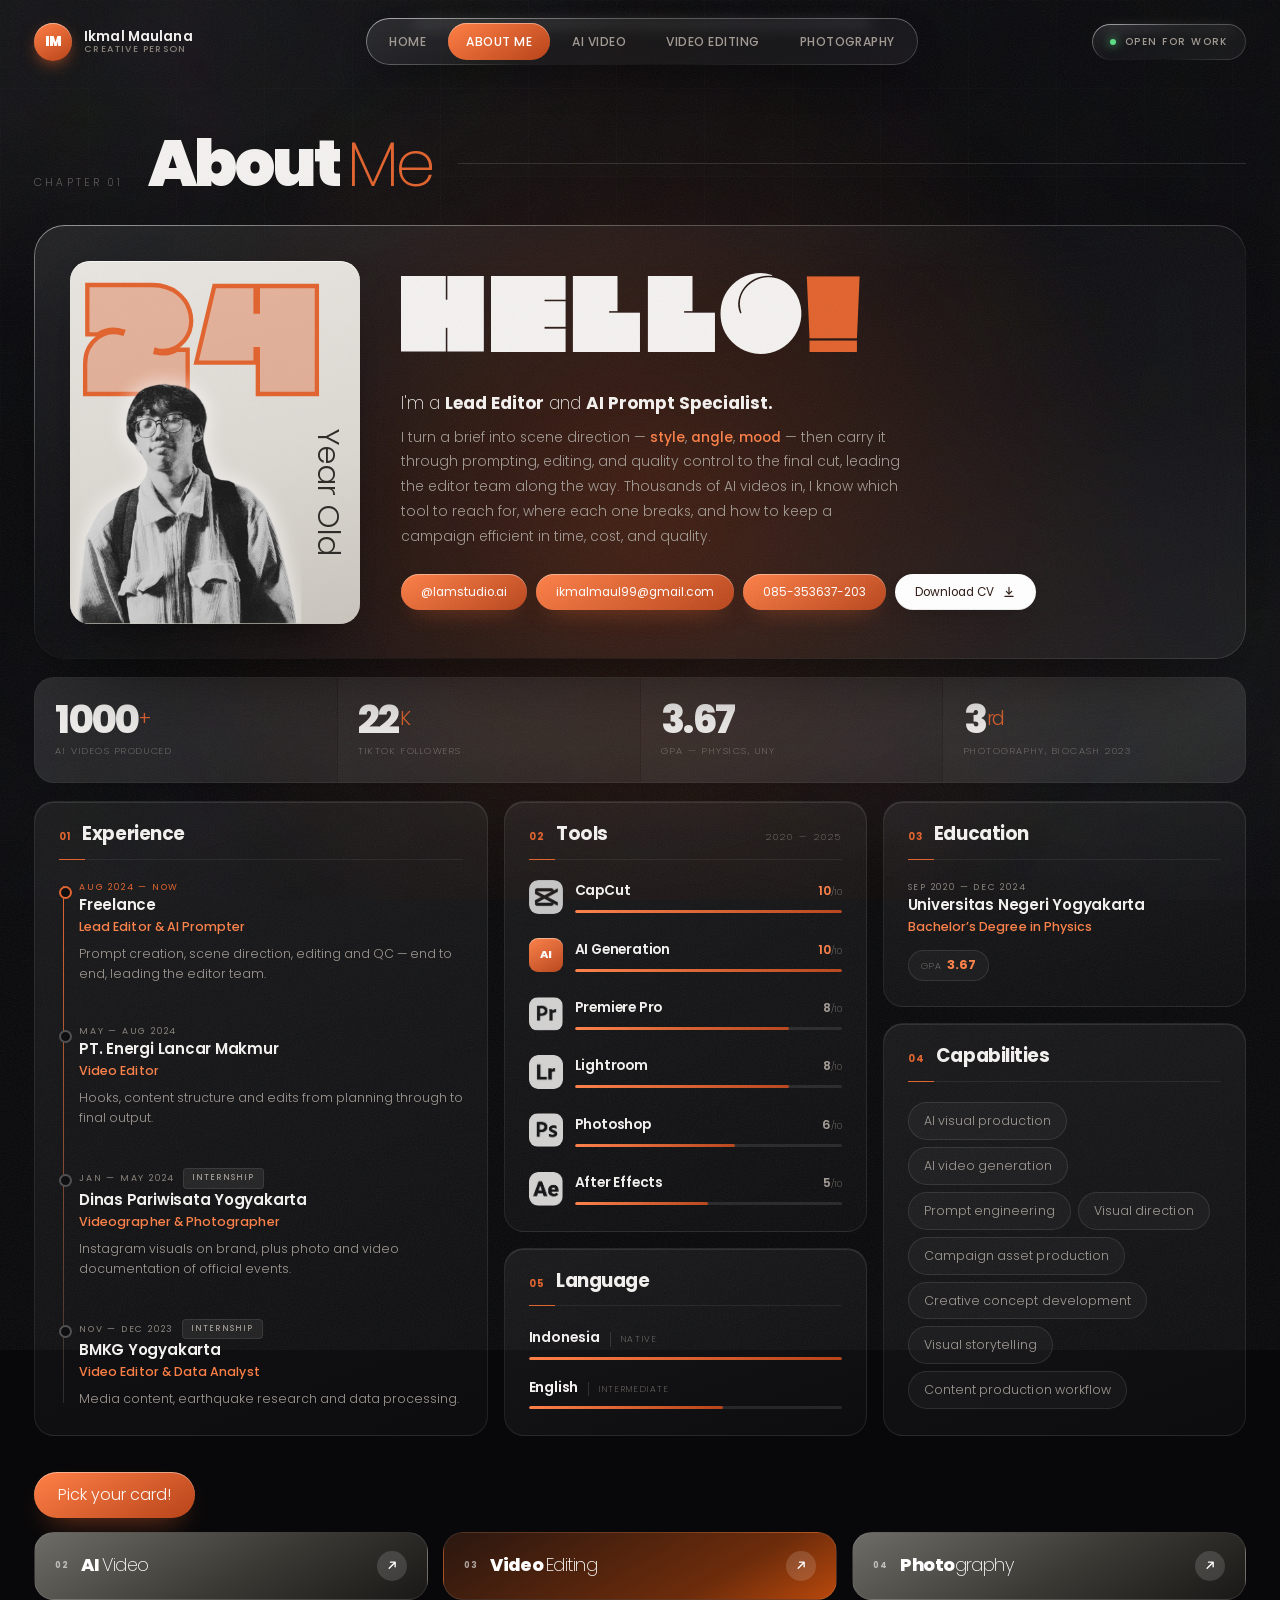
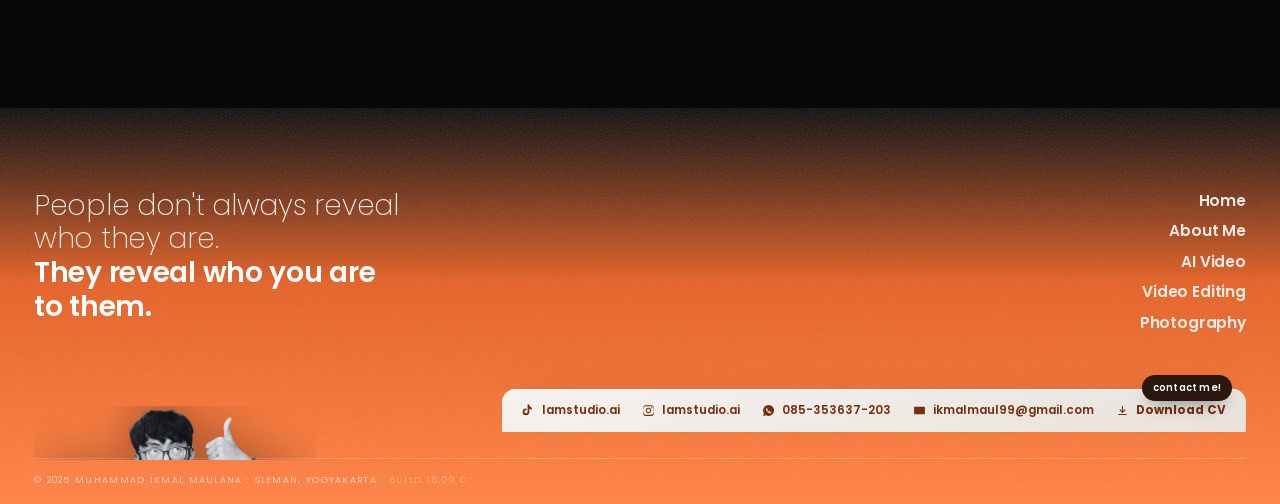
<file: introduction.html>
<!DOCTYPE html>
<html lang="en">
<head>
<meta charset="UTF-8">
<meta name="viewport" content="width=device-width, initial-scale=1, viewport-fit=cover">
<title>About Me — Ikmal Maulana</title>
<meta name="description" content="Lead editor and AI prompt specialist in Sleman, Yogyakarta. Experience, tools, education and what I actually do.">
<meta name="author" content="Muhammad Ikmal Maulana">
<meta name="theme-color" content="#08080a">

<!-- Link preview (WhatsApp, Instagram, X, LinkedIn).
     Alamat live: https://lamkicam.github.io/ikmal-portfolioo
     Kalau nanti pindah ke domain sendiri, ganti semua alamat di bawah ini. -->
<meta property="og:type" content="website">
<meta property="og:title" content="About Me — Ikmal Maulana">
<meta property="og:description" content="Lead editor and AI prompt specialist in Sleman, Yogyakarta. Experience, tools, education and what I actually do.">
<meta property="og:url" content="https://lamkicam.github.io/ikmal-portfolioo/introduction.html">
<meta property="og:image" content="https://lamkicam.github.io/ikmal-portfolioo/assets/share/og-introduction.jpg">
<meta property="og:image:width" content="1200">
<meta property="og:image:height" content="630">
<meta property="og:locale" content="en_US">
<meta name="twitter:card" content="summary_large_image">
<meta name="twitter:title" content="About Me — Ikmal Maulana">
<meta name="twitter:description" content="Lead editor and AI prompt specialist in Sleman, Yogyakarta. Experience, tools, education and what I actually do.">
<meta name="twitter:image" content="https://lamkicam.github.io/ikmal-portfolioo/assets/share/og-introduction.jpg">

<link rel="icon" href="data:image/svg+xml,%3Csvg xmlns='http://www.w3.org/2000/svg' viewBox='0 0 64 64'%3E%3Cdefs%3E%3ClinearGradient id='g' x1='0' y1='0' x2='1' y2='1'%3E%3Cstop offset='0' stop-color='%23ff8047'/%3E%3Cstop offset='1' stop-color='%23b8441a'/%3E%3C/linearGradient%3E%3C/defs%3E%3Crect width='64' height='64' rx='15' fill='url(%23g)'/%3E%3Ctext x='32' y='44' font-family='Helvetica,Arial,sans-serif' font-size='30' font-weight='bold' fill='%23fff' text-anchor='middle'%3EIM%3C/text%3E%3C/svg%3E">

<link rel="preconnect" href="https://fonts.googleapis.com">
<link rel="preconnect" href="https://fonts.gstatic.com" crossorigin>
<link href="https://fonts.googleapis.com/css2?family=Poppins:wght@100;200;300;400;500;600;700;800;900&display=swap" rel="stylesheet">
<link rel="stylesheet" href="assets/style.css">
<noscript><style>.rv,.rise,.wordmark .gl{opacity:1!important;transform:none!important}#pre{display:none}</style></noscript>
</head>
<body class="sub">

<!-- ░░ ENVIRONMENT ░░ -->
<div class="env">
  <div class="concrete"></div>
  <div class="grid"></div>
  <div class="bloom" id="bloom"></div>
</div>
<div class="grain"></div>

<!-- ░░ NAV ░░ -->
<nav class="nav">
  <a href="index.html" class="mark">
    <span class="mark-glyph">IM</span>
    <span class="mark-txt"><b>Ikmal Maulana</b><span class="mono">Creative Person</span></span>
  </a>

  <div class="nav-mid glass">
    <a href="index.html" class="mono">Home</a>
    <a href="introduction.html" class="mono on" aria-current="page">About Me</a>
    <a href="prompter.html" class="mono">AI Video</a>
    <a href="editing.html" class="mono">Video Editing</a>
    <a href="photograph.html" class="mono">Photography</a>
  </div>

  <div class="nav-end">
    <div class="status glass mono"><span class="led"></span> Open for work</div>
    <button class="burger glass" id="burger" aria-label="Menu">
      <span></span><span></span><span></span>
    </button>
  </div>
</nav>

<!-- ░░ MOBILE SHEET ░░ -->
<div class="sheet glass" id="sheet">
  <a href="introduction.html" aria-current="page">About Me <i>01</i></a>
  <a href="prompter.html">AI Video <i>02</i></a>
  <a href="editing.html">Video Editing <i>03</i></a>
  <a href="photograph.html">Photography <i>04</i></a>
  <a href="mailto:ikmalmaul99@gmail.com">Contact <i>→</i></a>
</div>

<!-- ░░ 01 · INTRODUCTION ░░ -->
<section class="chapter" id="introduction">
  <div class="wrap">

    <header class="ch-head rv">
      <span class="ch-no">Chapter 01</span>
      <h2 class="ch-title">About <em>Me</em></h2>
      <span class="ch-rule"></span>
    </header>

    <!-- ── the HELLO card ── -->
    <div class="bio rv">
      <div class="sheen"></div>
      <div class="edge"></div>

      <figure class="portrait">
        <div class="portrait-frame">
          <span class="age" aria-hidden="true">24</span>

          <picture>
            <source srcset="assets/media/portrait.webp" type="image/webp">
            <img src="assets/media/portrait.png" alt="Muhammad Ikmal Maulana"
                 width="368" height="387" decoding="async" loading="lazy">
          </picture>

          <figcaption class="portrait-cap">Year Old</figcaption>
        </div>
      </figure>

      <div class="say">
        <h3 class="hello">
          <span class="wm-box">
            <span class="wordmark dovde" data-split>Hello!</span>
          </span>
        </h3>

        <p class="say-text">
          <span class="s1">I'm a <b>Lead Editor</b> and <b>AI Prompt Specialist.</b></span>
          I turn a brief into scene direction — <em>style</em>, <em>angle</em>, <em>mood</em> — then
          carry it through prompting, editing, and quality control to the final cut,
          leading the editor team along the way.
          Thousands of AI videos in, I know which tool to reach for, where each one
          breaks, and how to keep a campaign efficient in time, cost, and quality.
        </p>

        <div class="say-links">
          <a href="https://www.tiktok.com/@lamstudio.ai" target="_blank" rel="noopener">@lamstudio.ai</a>
          <a href="mailto:ikmalmaul99@gmail.com">ikmalmaul99@gmail.com</a>
          <a href="https://wa.me/6285353637203" target="_blank" rel="noopener">085-353637-203</a>
          <a class="cv" href="assets/cv/Ikmal-Maulana-CV.pdf" download>Download CV<span class="ico ico-dl" aria-hidden="true"><svg viewBox="0 0 24 24"><path d="M12 3.2a1 1 0 0 1 1 1v8.9l2.9-2.9a1 1 0 1 1 1.4 1.42l-4.6 4.6a1 1 0 0 1-1.4 0l-4.6-4.6A1 1 0 0 1 8.1 10.2l2.9 2.9V4.2a1 1 0 0 1 1-1zM5 18.4h14a1 1 0 0 1 0 2H5a1 1 0 0 1 0-2z"/></svg></span></a>
        </div>
      </div>
    </div>

    <!-- ── proof points, straight off the CV ── -->
    <div class="stats rv">
      <div><b>1000<em>+</em></b><span>AI videos produced</span></div>
      <div><b>22<em>K</em></b><span>TikTok followers</span></div>
      <div><b>3.67</b><span>GPA — Physics, UNY</span></div>
      <div><b>3<em>rd</em></b><span>Photography, BIOCASH 2023</span></div>
    </div>

    <!-- ── the data plates ── -->
    <div class="facts">

      <article class="fact fact--exp rv">
        <header><span class="f-no">01</span><h4>Experience</h4></header>
        <ol class="line line--track">
          <li>
            <span class="yr">Aug 2024 — Now</span>
            <b>Freelance</b>
            <span class="role">Lead Editor &amp; AI Prompter</span>
            <span class="sub">Prompt creation, scene direction, editing and QC — end to end, leading the editor team.</span>
          </li>
          <li>
            <span class="yr">May — Aug 2024</span>
            <b>PT. Energi Lancar Makmur</b>
            <span class="role">Video Editor</span>
            <span class="sub">Hooks, content structure and edits from planning through to final output.</span>
          </li>
          <li>
            <span class="yr">Jan — May 2024 <i>Internship</i></span>
            <b>Dinas Pariwisata Yogyakarta</b>
            <span class="role">Videographer &amp; Photographer</span>
            <span class="sub">Instagram visuals on brand, plus photo and video documentation of official events.</span>
          </li>
          <li>
            <span class="yr">Nov — Dec 2023 <i>Internship</i></span>
            <b>BMKG Yogyakarta</b>
            <span class="role">Video Editor &amp; Data Analyst</span>
            <span class="sub">Media content, earthquake research and data processing.</span>
          </li>
        </ol>
      </article>

      <article class="fact fact--too rv">
        <header><span class="f-no">02</span><h4>Tools</h4><span class="f-yr">2020 — 2025</span></header>
        <ul class="tools">
          <li>
            <img class="tool" src="assets/tools/capcut.png" alt="" loading="lazy">
            <div>
              <span class="t-top"><b>CapCut</b><i class="score top">10<em>/10</em></i></span>
              <span class="bar" style="--n:0"><span style="width:100%"></span></span>
            </div>
          </li>
          <li>
            <span class="tool tool--ai" aria-hidden="true">AI</span>
            <div>
              <span class="t-top"><b>AI Generation</b><i class="score top">10<em>/10</em></i></span>
              <span class="bar" style="--n:1"><span style="width:100%"></span></span>
            </div>
          </li>
          <li>
            <img class="tool" src="assets/tools/premiere-pro.png" alt="" loading="lazy">
            <div>
              <span class="t-top"><b>Premiere Pro</b><i class="score">8<em>/10</em></i></span>
              <span class="bar" style="--n:2"><span style="width:80%"></span></span>
            </div>
          </li>
          <li>
            <img class="tool" src="assets/tools/lightroom.png" alt="" loading="lazy">
            <div>
              <span class="t-top"><b>Lightroom</b><i class="score">8<em>/10</em></i></span>
              <span class="bar" style="--n:3"><span style="width:80%"></span></span>
            </div>
          </li>
          <li>
            <img class="tool" src="assets/tools/photoshop.png" alt="" loading="lazy">
            <div>
              <span class="t-top"><b>Photoshop</b><i class="score">6<em>/10</em></i></span>
              <span class="bar" style="--n:4"><span style="width:60%"></span></span>
            </div>
          </li>
          <li>
            <img class="tool" src="assets/tools/after-effects.png" alt="" loading="lazy">
            <div>
              <span class="t-top"><b>After Effects</b><i class="score">5<em>/10</em></i></span>
              <span class="bar" style="--n:5"><span style="width:50%"></span></span>
            </div>
          </li>
        </ul>
      </article>

      <article class="fact fact--edu rv">
        <header><span class="f-no">03</span><h4>Education</h4></header>
        <ol class="line">
          <li>
            <span class="yr">Sep 2020 — Dec 2024</span>
            <b>Universitas Negeri Yogyakarta</b>
            <span class="role">Bachelor&rsquo;s Degree in Physics</span>
            <span class="gpa">GPA <b>3.67</b></span>
          </li>
        </ol>
      </article>

      <article class="fact fact--skl rv">
        <header><span class="f-no">04</span><h4>Capabilities</h4></header>
        <ul class="dots-list">
          <li>AI visual production</li>
          <li>AI video generation</li>
          <li>Prompt engineering</li>
          <li>Visual direction</li>
          <li>Campaign asset production</li>
          <li>Creative concept development</li>
          <li>Visual storytelling</li>
          <li>Content production workflow</li>
        </ul>
      </article>

      <article class="fact fact--lng rv">
        <header><span class="f-no">05</span><h4>Language</h4></header>
        <ul class="langs">
          <li>
            <span class="lg-top"><b>Indonesia</b><i>Native</i></span>
            <span class="bar" style="--n:0"><span style="width:100%"></span></span>
          </li>
          <li>
            <span class="lg-top"><b>English</b><i>Intermediate</i></span>
            <span class="bar" style="--n:1"><span style="width:62%"></span></span>
          </li>
        </ul>
      </article>

    </div>

    <!-- ── where to next ── -->
    <nav class="next rv" aria-label="Next chapters">
      <span class="next-lbl">Pick your card!</span>
      <div class="next-row">
        <a href="prompter.html" class="next-card cool">
          <span class="nc-no">02</span>
          <span class="nc-name">AI <em>Video</em></span>
          <span class="nc-go"><svg class="ico ico-arrow" viewBox="0 0 24 24" aria-hidden="true" focusable="false"><path d="M7 17 17 7M9.2 7H17v7.8"/></svg></span>
        </a>
        <a href="editing.html" class="next-card warm">
          <span class="nc-no">03</span>
          <span class="nc-name">Video <em>Editing</em></span>
          <span class="nc-go"><svg class="ico ico-arrow" viewBox="0 0 24 24" aria-hidden="true" focusable="false"><path d="M7 17 17 7M9.2 7H17v7.8"/></svg></span>
        </a>
        <a href="photograph.html" class="next-card cool">
          <span class="nc-no">04</span>
          <span class="nc-name">Photo<em>graphy</em></span>
          <span class="nc-go"><svg class="ico ico-arrow" viewBox="0 0 24 24" aria-hidden="true" focusable="false"><path d="M7 17 17 7M9.2 7H17v7.8"/></svg></span>
        </a>
      </div>
    </nav>

  </div>
</section>

<!-- ░░ FOOTER ░░ -->
<footer class="foot" id="contact">
  <div class="wrap">
    <div class="foot-top rv">
      <p class="foot-quote">People don't always reveal who they are.<br><b>They reveal who you are to them.</b></p>
      <nav class="foot-nav" aria-label="Footer">
        <a href="index.html">Home</a>
        <a href="introduction.html">About Me</a>
        <a href="prompter.html">AI Video</a>
        <a href="editing.html">Video Editing</a>
        <a href="photograph.html">Photography</a>
      </nav>
    </div>

    <div class="foot-bottom">
      <div class="foot-cut">
        <img src="assets/cards/cut-footer.png" alt="" width="728" height="219" loading="lazy" decoding="async">
      </div>
      <div class="foot-contact">
        <span class="foot-tag">contact me!</span>
        <a href="https://www.tiktok.com/@lamstudio.ai" target="_blank" rel="noopener" aria-label="TikTok lamstudio.ai"><svg viewBox="0 0 24 24"><path d="M16.6 5.8a5 5 0 0 1-3-4.8h-3.3v13.4a2.9 2.9 0 1 1-2-2.8V8.2a6.2 6.2 0 1 0 5.3 6.1V8.7a8.2 8.2 0 0 0 4.7 1.5V6.9a5 5 0 0 1-1.7-1.1z"/></svg><span>lamstudio.ai</span></a>
        <a href="https://www.instagram.com/lamstudio.ai/" target="_blank" rel="noopener" aria-label="Instagram lamstudio.ai"><svg viewBox="0 0 24 24"><path d="M12 2.2c3.2 0 3.6 0 4.9.07 1.2.05 1.8.25 2.2.42.6.22 1 .48 1.4.9.43.42.7.82.92 1.4.17.43.37 1.05.42 2.2.06 1.3.07 1.7.07 4.9s0 3.6-.07 4.9c-.05 1.2-.25 1.8-.42 2.2-.22.6-.49 1-.92 1.4-.42.43-.82.7-1.4.92-.43.17-1.05.37-2.2.42-1.3.06-1.7.07-4.9.07s-3.6 0-4.9-.07c-1.2-.05-1.8-.25-2.2-.42a3.9 3.9 0 0 1-1.4-.92 3.9 3.9 0 0 1-.92-1.4c-.17-.43-.37-1.05-.42-2.2C2.2 15.6 2.2 15.2 2.2 12s0-3.6.07-4.9c.05-1.2.25-1.8.42-2.2.22-.6.49-1 .92-1.4.42-.43.82-.7 1.4-.92.43-.17 1.05-.37 2.2-.42C8.4 2.2 8.8 2.2 12 2.2zm0 1.8c-3.1 0-3.5 0-4.8.07-1.1.05-1.7.24-2 .4-.5.2-.9.43-1.3.83-.4.4-.64.8-.84 1.3-.15.4-.34 1-.39 2.1C2.6 10 2.6 10.4 2.6 12s0 2 .07 3.3c.05 1.1.24 1.7.4 2 .2.5.43.9.83 1.3.4.4.8.64 1.3.84.4.15 1 .34 2.1.39 1.3.06 1.7.07 4.8.07s3.5 0 4.8-.07c1.1-.05 1.7-.24 2-.4.5-.2.9-.43 1.3-.83.4-.4.64-.8.84-1.3.15-.4.34-1 .39-2.1.06-1.3.07-1.7.07-3.3s0-2-.07-3.3c-.05-1.1-.24-1.7-.4-2a3.5 3.5 0 0 0-.83-1.3 3.5 3.5 0 0 0-1.3-.84c-.4-.15-1-.34-2.1-.39C15.5 4 15.1 4 12 4zM12 7a5 5 0 1 1 0 10 5 5 0 0 1 0-10zm0 1.8a3.2 3.2 0 1 0 0 6.4 3.2 3.2 0 0 0 0-6.4zM17.9 5.6a1.2 1.2 0 1 1 0 2.4 1.2 1.2 0 0 1 0-2.4z"/></svg><span>lamstudio.ai</span></a>
        <a href="https://wa.me/6285353637203" target="_blank" rel="noopener"><svg viewBox="0 0 24 24"><path d="M12 2a10 10 0 0 0-8.6 15L2 22l5.2-1.4A10 10 0 1 0 12 2zm5.3 14.1c-.2.6-1.3 1.2-1.8 1.2-.5.1-1 .1-1.7-.1a12 12 0 0 1-5.7-5c-.4-.7-.7-1.5-.7-2.2 0-.8.4-1.4.7-1.7.2-.2.4-.3.6-.3h.5c.2 0 .4 0 .5.4l.7 1.7c0 .2 0 .3-.1.5l-.3.4c-.1.1-.3.3-.1.5.4.7 1 1.3 1.6 1.8.5.3.8.5 1 .3l.6-.6c.2-.2.3-.2.5-.1l1.6.8c.2.1.3.2.3.3 0 .1 0 .5-.2 1z"/></svg><span>085-353637-203</span></a>
        <a href="mailto:ikmalmaul99@gmail.com"><svg viewBox="0 0 24 24"><path d="M3 5h18a1 1 0 0 1 1 1v12a1 1 0 0 1-1 1H3a1 1 0 0 1-1-1V6a1 1 0 0 1 1-1zm9 8L4.3 7h15.4L12 13z"/></svg><span>ikmalmaul99@gmail.com</span></a>
        <a class="cv-link" href="assets/cv/Ikmal-Maulana-CV.pdf" download><svg viewBox="0 0 24 24"><path d="M12 3.2a1 1 0 0 1 1 1v8.9l2.9-2.9a1 1 0 1 1 1.4 1.42l-4.6 4.6a1 1 0 0 1-1.4 0l-4.6-4.6A1 1 0 0 1 8.1 10.2l2.9 2.9V4.2a1 1 0 0 1 1-1zM5 18.4h14a1 1 0 0 1 0 2H5a1 1 0 0 1 0-2z"/></svg><span>Download CV</span></a>
      </div>
    </div>

    <p class="foot-copy">© 2025 Muhammad Ikmal Maulana · Sleman, Yogyakarta <span class="build">· build 16.09 c</span></p>
  </div>
</footer>

<script src="assets/app.js"></script>
</body>
</html>
</file>
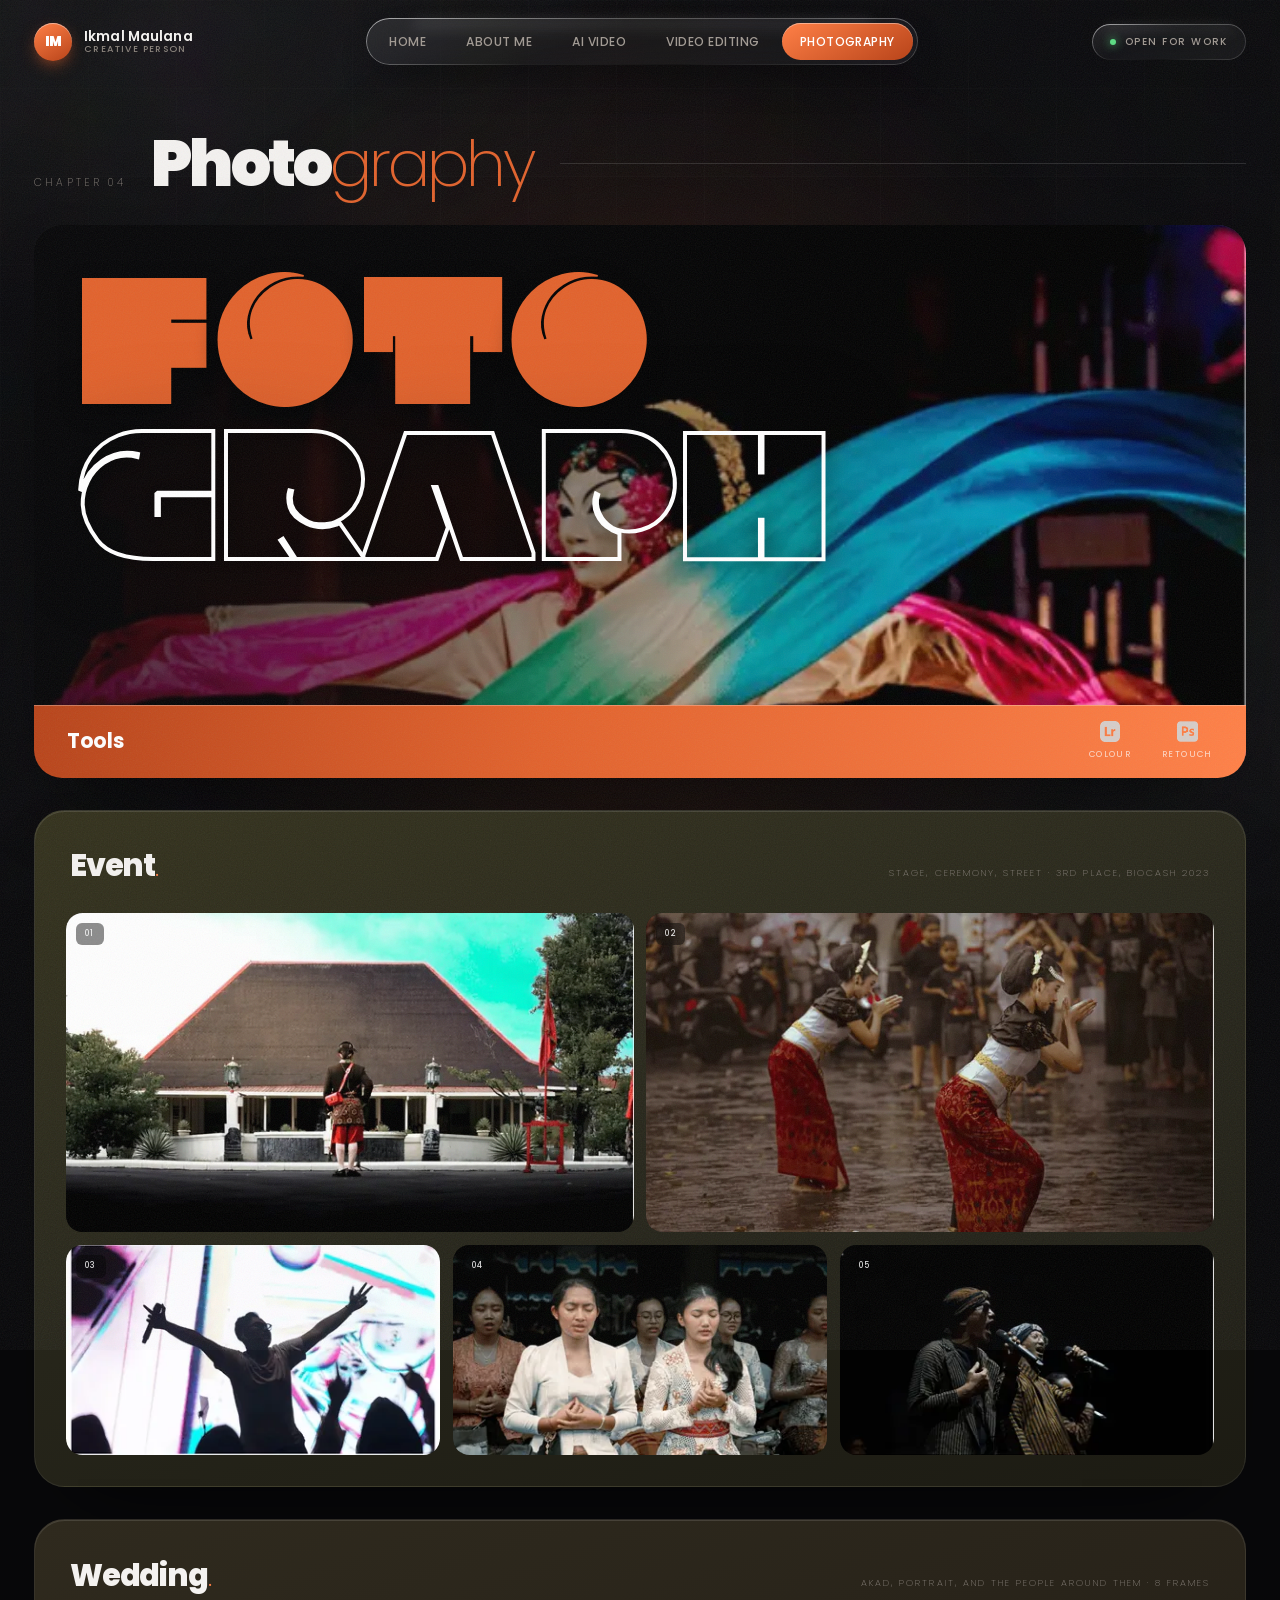
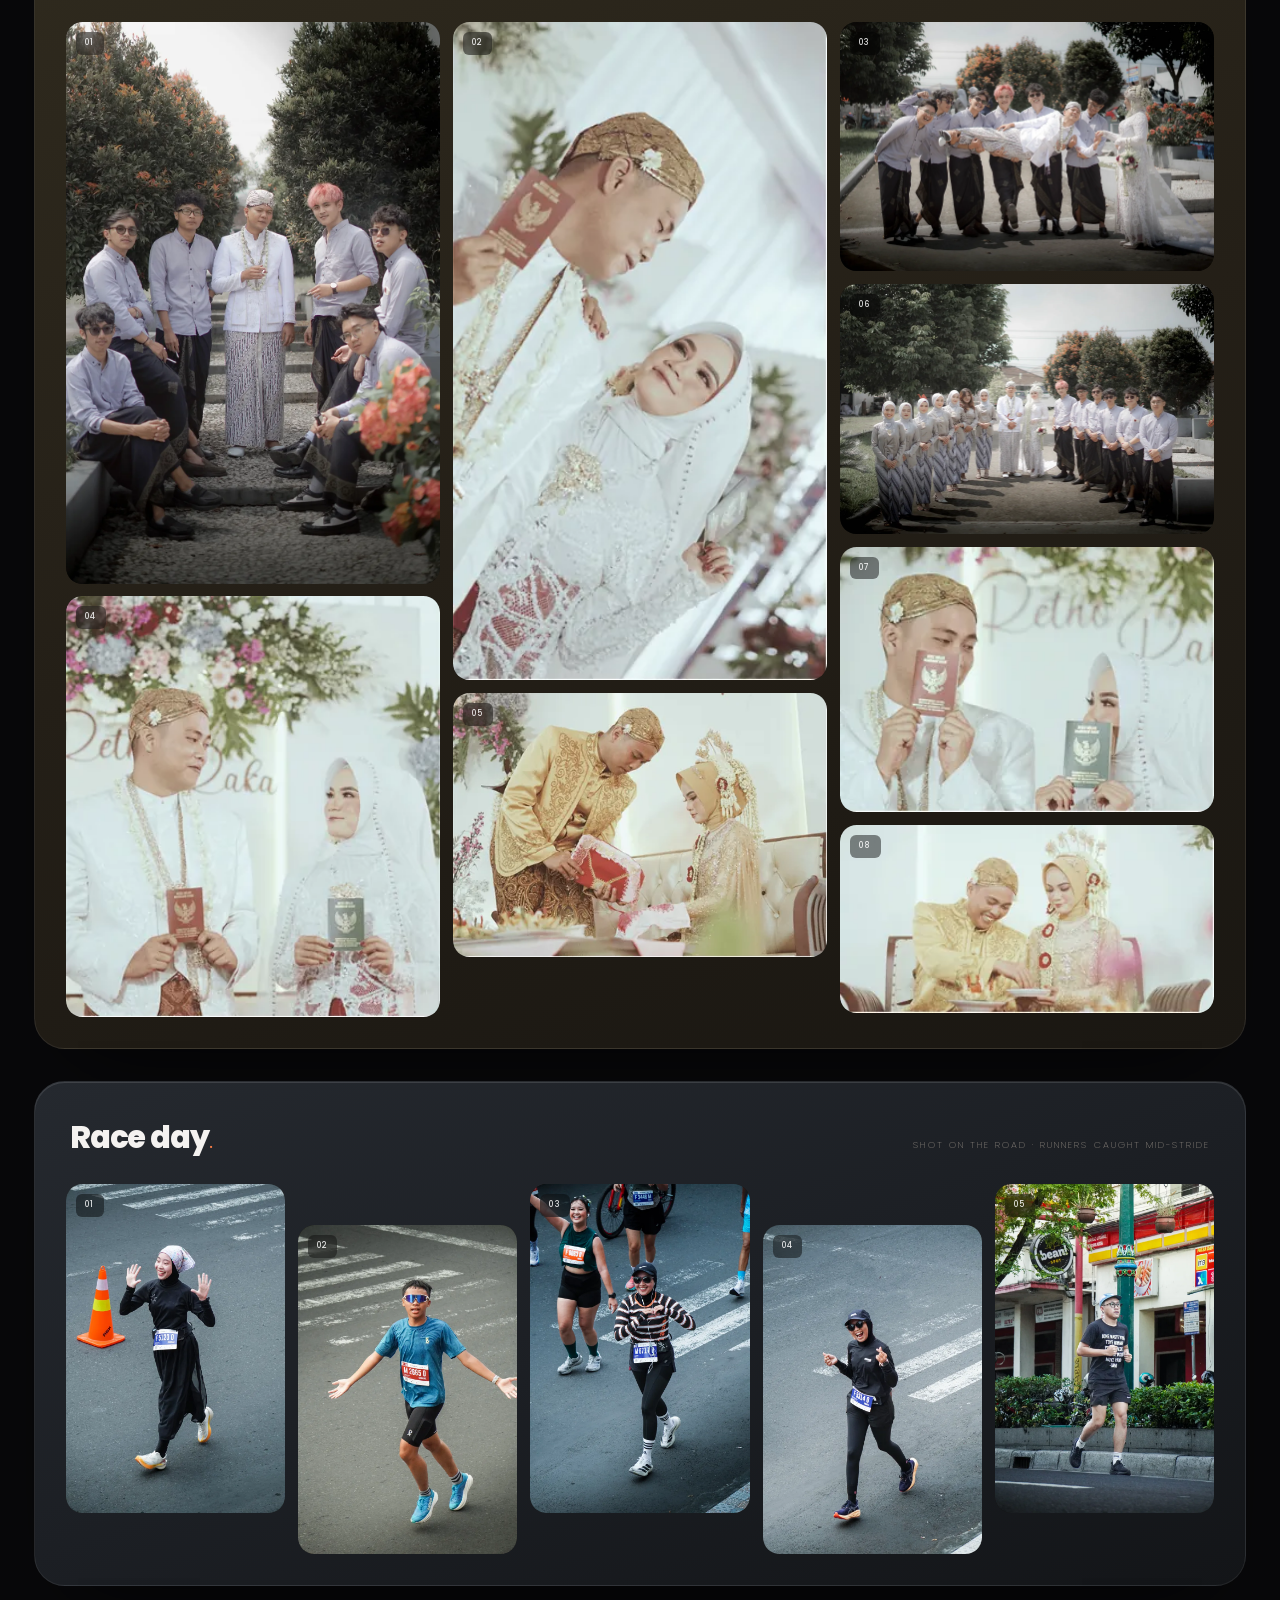
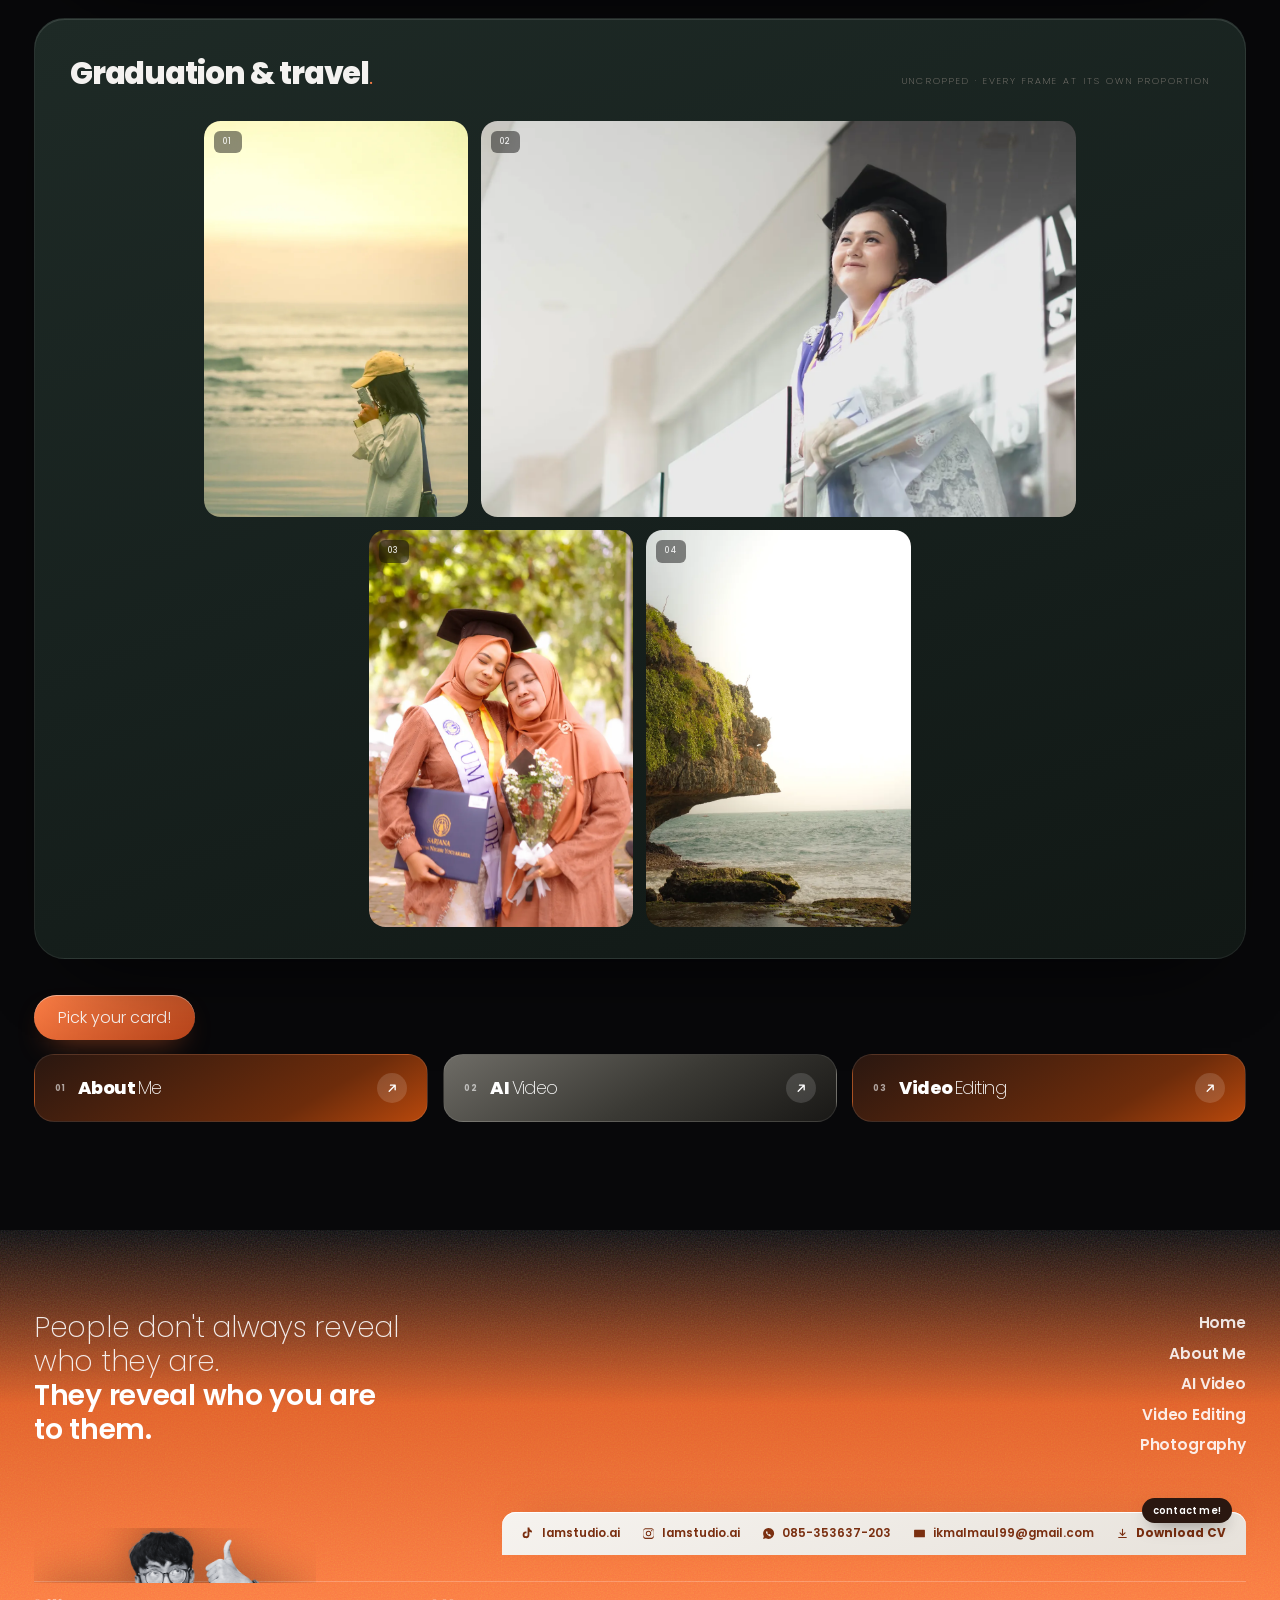
<file: photograph.html>
<!DOCTYPE html>
<html lang="en">
<head>
<meta charset="UTF-8">
<meta name="viewport" content="width=device-width, initial-scale=1, viewport-fit=cover">
<title>Photography — Ikmal Maulana</title>
<meta name="description" content="Event, wedding, race day, graduation and travel photography from Yogyakarta.">
<meta name="author" content="Muhammad Ikmal Maulana">
<meta name="theme-color" content="#08080a">

<!-- Link preview (WhatsApp, Instagram, X, LinkedIn).
     Alamat live: https://lamkicam.github.io/ikmal-portfolioo
     Kalau nanti pindah ke domain sendiri, ganti semua alamat di bawah ini. -->
<meta property="og:type" content="website">
<meta property="og:title" content="Photography — Ikmal Maulana">
<meta property="og:description" content="Event, wedding, race day, graduation and travel photography from Yogyakarta.">
<meta property="og:url" content="https://lamkicam.github.io/ikmal-portfolioo/photograph.html">
<meta property="og:image" content="https://lamkicam.github.io/ikmal-portfolioo/assets/share/og-photograph.jpg">
<meta property="og:image:width" content="1200">
<meta property="og:image:height" content="630">
<meta property="og:locale" content="en_US">
<meta name="twitter:card" content="summary_large_image">
<meta name="twitter:title" content="Photography — Ikmal Maulana">
<meta name="twitter:description" content="Event, wedding, race day, graduation and travel photography from Yogyakarta.">
<meta name="twitter:image" content="https://lamkicam.github.io/ikmal-portfolioo/assets/share/og-photograph.jpg">

<link rel="icon" href="data:image/svg+xml,%3Csvg xmlns='http://www.w3.org/2000/svg' viewBox='0 0 64 64'%3E%3Cdefs%3E%3ClinearGradient id='g' x1='0' y1='0' x2='1' y2='1'%3E%3Cstop offset='0' stop-color='%23ff8047'/%3E%3Cstop offset='1' stop-color='%23b8441a'/%3E%3C/linearGradient%3E%3C/defs%3E%3Crect width='64' height='64' rx='15' fill='url(%23g)'/%3E%3Ctext x='32' y='44' font-family='Helvetica,Arial,sans-serif' font-size='30' font-weight='bold' fill='%23fff' text-anchor='middle'%3EIM%3C/text%3E%3C/svg%3E">

<link rel="preconnect" href="https://fonts.googleapis.com">
<link rel="preconnect" href="https://fonts.gstatic.com" crossorigin>
<link href="https://fonts.googleapis.com/css2?family=Poppins:wght@100;200;300;400;500;600;700;800;900&display=swap" rel="stylesheet">
<link rel="stylesheet" href="assets/style.css">
<noscript><style>.rv,.rise,.wordmark .gl{opacity:1!important;transform:none!important}#pre{display:none}</style></noscript>
</head>
<body class="sub">

<!-- ░░ ENVIRONMENT ░░ -->
<div class="env">
  <div class="concrete"></div>
  <div class="grid"></div>
  <div class="bloom" id="bloom"></div>
</div>
<div class="grain"></div>

<!-- ░░ NAV ░░ -->
<nav class="nav">
  <a href="index.html" class="mark">
    <span class="mark-glyph">IM</span>
    <span class="mark-txt"><b>Ikmal Maulana</b><span class="mono">Creative Person</span></span>
  </a>

  <div class="nav-mid glass">
    <a href="index.html" class="mono">Home</a>
    <a href="introduction.html" class="mono">About Me</a>
    <a href="prompter.html" class="mono">AI Video</a>
    <a href="editing.html" class="mono">Video Editing</a>
    <a href="photograph.html" class="mono on" aria-current="page">Photography</a>
  </div>

  <div class="nav-end">
    <div class="status glass mono"><span class="led"></span> Open for work</div>
    <button class="burger glass" id="burger" aria-label="Menu">
      <span></span><span></span><span></span>
    </button>
  </div>
</nav>

<!-- ░░ MOBILE SHEET ░░ -->
<div class="sheet glass" id="sheet">
  <a href="introduction.html">About Me <i>01</i></a>
  <a href="prompter.html">AI Video <i>02</i></a>
  <a href="editing.html">Video Editing <i>03</i></a>
  <a href="photograph.html" aria-current="page">Photography <i>04</i></a>
  <a href="mailto:ikmalmaul99@gmail.com">Contact <i>→</i></a>
</div>

<!-- ░░ 04 · PHOTOGRAPH ░░ -->
<section class="chapter" id="photograph">
  <div class="wrap">

    <header class="ch-head rv">
      <span class="ch-no">Chapter 04</span>
      <h2 class="ch-title">Photo<em>graphy</em></h2>
      <span class="ch-rule"></span>
    </header>

    <!-- banner: FOTO filled, GRAPH outlined, stepped off the left edge -->
    <div class="banner banner--photo rv">
      <picture class="banner-bg">
        <source srcset="assets/media/photo-banner.webp" type="image/webp">
        <img src="assets/media/photo-banner.jpg" alt="Javanese dancer with silk ribbons on stage"
             width="682" height="405" decoding="async" loading="lazy">
      </picture>

      <div class="banner-tl">
        <span class="banner-word dovde" data-split>Foto</span>
        <span class="banner-word dovde outline" data-split>graph</span>
      </div>

      <div class="rail">
        <span class="rail-lbl">Tools</span>
        <ul class="rail-list">
          <li><img src="assets/tools/lightroom.png" alt="Lightroom" loading="lazy"><i>Colour</i></li>
          <li><img src="assets/tools/photoshop.png" alt="Photoshop" loading="lazy"><i>Retouch</i></li>
        </ul>
      </div>
    </div>

    <!-- ── album 1 · event ── -->
    <section class="album album--event rv" aria-labelledby="al-event">
      <header class="album-head">
        <h3 id="al-event">Event<em>.</em></h3>
        <span>Stage, ceremony, street · 3rd place, BIOCASH 2023</span>
      </header>
      <div class="mosaic mosaic--event">
        <figure class="frame m-a"><span class="chip">01</span>
          <picture><source srcset="assets/media/photo-event-01.webp" type="image/webp">
            <img src="assets/media/photo-event-01.jpg" alt="A guard standing before a Javanese pendopo" loading="lazy" decoding="async"></picture>
        </figure>
        <figure class="frame m-b"><span class="chip">02</span>
          <picture><source srcset="assets/media/photo-event-02.webp" type="image/webp">
            <img src="assets/media/photo-event-02.jpg" alt="Two dancers performing in the rain" loading="lazy" decoding="async"></picture>
        </figure>
        <figure class="frame m-c"><span class="chip">03</span>
          <picture><source srcset="assets/media/photo-event-03.webp" type="image/webp">
            <img src="assets/media/photo-event-03.jpg" alt="Singer silhouetted against a neon stage screen" loading="lazy" decoding="async"></picture>
        </figure>
        <figure class="frame m-d"><span class="chip">04</span>
          <picture><source srcset="assets/media/photo-event-04.webp" type="image/webp">
            <img src="assets/media/photo-event-04.jpg" alt="Women in kebaya during a ceremony" loading="lazy" decoding="async"></picture>
        </figure>
        <figure class="frame m-e"><span class="chip">05</span>
          <picture><source srcset="assets/media/photo-event-05.webp" type="image/webp">
            <img src="assets/media/photo-event-05.jpg" alt="Two singers on a dark stage" loading="lazy" decoding="async"></picture>
        </figure>
      </div>
    </section>

    <!-- ── album 2 · wedding ── -->
    <section class="album album--wedding rv" aria-labelledby="al-wedding">
      <header class="album-head">
        <h3 id="al-wedding">Wedding<em>.</em></h3>
        <span>Akad, portrait, and the people around them · 8 frames</span>
      </header>
      <div class="wall">
        <figure class="frame"><span class="chip">01</span>
          <picture><source srcset="assets/media/photo-wed-01.webp" type="image/webp">
            <img src="assets/media/photo-wed-01.jpg" alt="Groom and groomsmen, group portrait" loading="lazy" decoding="async"></picture>
        </figure>
        <figure class="frame"><span class="chip">04</span>
          <picture><source srcset="assets/media/photo-wed-04.webp" type="image/webp">
            <img src="assets/media/photo-wed-04.jpg" alt="Couple holding their marriage books" loading="lazy" decoding="async"></picture>
        </figure>
        <figure class="frame"><span class="chip">02</span>
          <picture><source srcset="assets/media/photo-wed-02.webp" type="image/webp">
            <img src="assets/media/photo-wed-02.jpg" alt="Groom kissing the bride's forehead" loading="lazy" decoding="async"></picture>
        </figure>
        <figure class="frame"><span class="chip">05</span>
          <picture><source srcset="assets/media/photo-wed-05.webp" type="image/webp">
            <img src="assets/media/photo-wed-05.jpg" alt="Groom in gold handing over the ceremonial box" loading="lazy" decoding="async"></picture>
        </figure>
        <figure class="frame"><span class="chip">03</span>
          <picture><source srcset="assets/media/photo-wed-03.webp" type="image/webp">
            <img src="assets/media/photo-wed-03.jpg" alt="Groomsmen carrying the groom while the bride watches" loading="lazy" decoding="async"></picture>
        </figure>
        <figure class="frame"><span class="chip">06</span>
          <picture><source srcset="assets/media/photo-wed-06.webp" type="image/webp">
            <img src="assets/media/photo-wed-06.jpg" alt="The whole wedding party lined up" loading="lazy" decoding="async"></picture>
        </figure>
        <figure class="frame"><span class="chip">07</span>
          <picture><source srcset="assets/media/photo-wed-07.webp" type="image/webp">
            <img src="assets/media/photo-wed-07.jpg" alt="Couple with their marriage books at the backdrop" loading="lazy" decoding="async"></picture>
        </figure>
        <figure class="frame"><span class="chip">08</span>
          <picture><source srcset="assets/media/photo-wed-08.webp" type="image/webp">
            <img src="assets/media/photo-wed-08.jpg" alt="Couple in gold during the suapan" loading="lazy" decoding="async"></picture>
        </figure>
      </div>
    </section>

    <!-- ── album 3 · sport ── -->
    <section class="album album--sport rv" aria-labelledby="al-sport">
      <header class="album-head">
        <h3 id="al-sport">Race day<em>.</em></h3>
        <span>Shot on the road · runners caught mid-stride</span>
      </header>
      <div class="filmstrip">
        <figure class="frame"><span class="chip">01</span>
          <picture><source srcset="assets/media/photo-sport-01.webp" type="image/webp">
            <img src="assets/media/photo-sport-01.jpg" alt="Runner waving at the camera beside a traffic cone" loading="lazy" decoding="async"></picture>
        </figure>
        <figure class="frame"><span class="chip">02</span>
          <picture><source srcset="assets/media/photo-sport-02.webp" type="image/webp">
            <img src="assets/media/photo-sport-02.jpg" alt="Runner in blue with arms outstretched" loading="lazy" decoding="async"></picture>
        </figure>
        <figure class="frame"><span class="chip">03</span>
          <picture><source srcset="assets/media/photo-sport-03.webp" type="image/webp">
            <img src="assets/media/photo-sport-03.jpg" alt="Runner smiling in the middle of the pack" loading="lazy" decoding="async"></picture>
        </figure>
        <figure class="frame"><span class="chip">04</span>
          <picture><source srcset="assets/media/photo-sport-04.webp" type="image/webp">
            <img src="assets/media/photo-sport-04.jpg" alt="Runner laughing on the road" loading="lazy" decoding="async"></picture>
        </figure>
        <figure class="frame"><span class="chip">05</span>
          <picture><source srcset="assets/media/photo-sport-05.webp" type="image/webp">
            <img src="assets/media/photo-sport-05.jpg" alt="Runner passing shopfronts in the city" loading="lazy" decoding="async"></picture>
        </figure>
      </div>
    </section>

    <!-- ── album 4 · graduation & travel ── -->
    <section class="album album--trip rv" aria-labelledby="al-trip">
      <header class="album-head">
        <h3 id="al-trip">Graduation &amp; travel<em>.</em></h3>
        <span>Uncropped · every frame at its own proportion</span>
      </header>
      <div class="justified">
        <figure class="frame"><span class="chip">01</span>
          <picture><source srcset="assets/media/photo-trip-01.webp" type="image/webp">
            <img src="assets/media/photo-trip-01.jpg" alt="Woman on the beach at sunset" loading="lazy" decoding="async"></picture>
        </figure>
        <figure class="frame"><span class="chip">02</span>
          <picture><source srcset="assets/media/photo-trip-02.webp" type="image/webp">
            <img src="assets/media/photo-trip-02.jpg" alt="Graduate looking up from a balcony" loading="lazy" decoding="async"></picture>
        </figure>
        <figure class="frame"><span class="chip">03</span>
          <picture><source srcset="assets/media/photo-trip-03.webp" type="image/webp">
            <img src="assets/media/photo-trip-03.jpg" alt="Graduate and her mother holding flowers" loading="lazy" decoding="async"></picture>
        </figure>
        <figure class="frame"><span class="chip">04</span>
          <picture><source srcset="assets/media/photo-trip-04.webp" type="image/webp">
            <img src="assets/media/photo-trip-04.jpg" alt="Green cliff above the sea" loading="lazy" decoding="async"></picture>
        </figure>
      </div>
    </section>

    <!-- ── where to next ── -->
    <nav class="next rv" aria-label="Next chapters">
      <span class="next-lbl">Pick your card!</span>
      <div class="next-row">
        <a href="introduction.html" class="next-card warm">
          <span class="nc-no">01</span>
          <span class="nc-name">About <em>Me</em></span>
          <span class="nc-go"><svg class="ico ico-arrow" viewBox="0 0 24 24" aria-hidden="true" focusable="false"><path d="M7 17 17 7M9.2 7H17v7.8"/></svg></span>
        </a>
        <a href="prompter.html" class="next-card cool">
          <span class="nc-no">02</span>
          <span class="nc-name">AI <em>Video</em></span>
          <span class="nc-go"><svg class="ico ico-arrow" viewBox="0 0 24 24" aria-hidden="true" focusable="false"><path d="M7 17 17 7M9.2 7H17v7.8"/></svg></span>
        </a>
        <a href="editing.html" class="next-card warm">
          <span class="nc-no">03</span>
          <span class="nc-name">Video <em>Editing</em></span>
          <span class="nc-go"><svg class="ico ico-arrow" viewBox="0 0 24 24" aria-hidden="true" focusable="false"><path d="M7 17 17 7M9.2 7H17v7.8"/></svg></span>
        </a>
      </div>
    </nav>

  </div>
</section>

<!-- ░░ FOOTER ░░ -->
<footer class="foot" id="contact">
  <div class="wrap">
    <div class="foot-top rv">
      <p class="foot-quote">People don't always reveal who they are.<br><b>They reveal who you are to them.</b></p>
      <nav class="foot-nav" aria-label="Footer">
        <a href="index.html">Home</a>
        <a href="introduction.html">About Me</a>
        <a href="prompter.html">AI Video</a>
        <a href="editing.html">Video Editing</a>
        <a href="photograph.html">Photography</a>
      </nav>
    </div>

    <div class="foot-bottom">
      <div class="foot-cut">
        <img src="assets/cards/cut-footer.png" alt="" width="728" height="219" loading="lazy" decoding="async">
      </div>
      <div class="foot-contact">
        <span class="foot-tag">contact me!</span>
        <a href="https://www.tiktok.com/@lamstudio.ai" target="_blank" rel="noopener" aria-label="TikTok lamstudio.ai"><svg viewBox="0 0 24 24"><path d="M16.6 5.8a5 5 0 0 1-3-4.8h-3.3v13.4a2.9 2.9 0 1 1-2-2.8V8.2a6.2 6.2 0 1 0 5.3 6.1V8.7a8.2 8.2 0 0 0 4.7 1.5V6.9a5 5 0 0 1-1.7-1.1z"/></svg><span>lamstudio.ai</span></a>
        <a href="https://www.instagram.com/lamstudio.ai/" target="_blank" rel="noopener" aria-label="Instagram lamstudio.ai"><svg viewBox="0 0 24 24"><path d="M12 2.2c3.2 0 3.6 0 4.9.07 1.2.05 1.8.25 2.2.42.6.22 1 .48 1.4.9.43.42.7.82.92 1.4.17.43.37 1.05.42 2.2.06 1.3.07 1.7.07 4.9s0 3.6-.07 4.9c-.05 1.2-.25 1.8-.42 2.2-.22.6-.49 1-.92 1.4-.42.43-.82.7-1.4.92-.43.17-1.05.37-2.2.42-1.3.06-1.7.07-4.9.07s-3.6 0-4.9-.07c-1.2-.05-1.8-.25-2.2-.42a3.9 3.9 0 0 1-1.4-.92 3.9 3.9 0 0 1-.92-1.4c-.17-.43-.37-1.05-.42-2.2C2.2 15.6 2.2 15.2 2.2 12s0-3.6.07-4.9c.05-1.2.25-1.8.42-2.2.22-.6.49-1 .92-1.4.42-.43.82-.7 1.4-.92.43-.17 1.05-.37 2.2-.42C8.4 2.2 8.8 2.2 12 2.2zm0 1.8c-3.1 0-3.5 0-4.8.07-1.1.05-1.7.24-2 .4-.5.2-.9.43-1.3.83-.4.4-.64.8-.84 1.3-.15.4-.34 1-.39 2.1C2.6 10 2.6 10.4 2.6 12s0 2 .07 3.3c.05 1.1.24 1.7.4 2 .2.5.43.9.83 1.3.4.4.8.64 1.3.84.4.15 1 .34 2.1.39 1.3.06 1.7.07 4.8.07s3.5 0 4.8-.07c1.1-.05 1.7-.24 2-.4.5-.2.9-.43 1.3-.83.4-.4.64-.8.84-1.3.15-.4.34-1 .39-2.1.06-1.3.07-1.7.07-3.3s0-2-.07-3.3c-.05-1.1-.24-1.7-.4-2a3.5 3.5 0 0 0-.83-1.3 3.5 3.5 0 0 0-1.3-.84c-.4-.15-1-.34-2.1-.39C15.5 4 15.1 4 12 4zM12 7a5 5 0 1 1 0 10 5 5 0 0 1 0-10zm0 1.8a3.2 3.2 0 1 0 0 6.4 3.2 3.2 0 0 0 0-6.4zM17.9 5.6a1.2 1.2 0 1 1 0 2.4 1.2 1.2 0 0 1 0-2.4z"/></svg><span>lamstudio.ai</span></a>
        <a href="https://wa.me/6285353637203" target="_blank" rel="noopener"><svg viewBox="0 0 24 24"><path d="M12 2a10 10 0 0 0-8.6 15L2 22l5.2-1.4A10 10 0 1 0 12 2zm5.3 14.1c-.2.6-1.3 1.2-1.8 1.2-.5.1-1 .1-1.7-.1a12 12 0 0 1-5.7-5c-.4-.7-.7-1.5-.7-2.2 0-.8.4-1.4.7-1.7.2-.2.4-.3.6-.3h.5c.2 0 .4 0 .5.4l.7 1.7c0 .2 0 .3-.1.5l-.3.4c-.1.1-.3.3-.1.5.4.7 1 1.3 1.6 1.8.5.3.8.5 1 .3l.6-.6c.2-.2.3-.2.5-.1l1.6.8c.2.1.3.2.3.3 0 .1 0 .5-.2 1z"/></svg><span>085-353637-203</span></a>
        <a href="mailto:ikmalmaul99@gmail.com"><svg viewBox="0 0 24 24"><path d="M3 5h18a1 1 0 0 1 1 1v12a1 1 0 0 1-1 1H3a1 1 0 0 1-1-1V6a1 1 0 0 1 1-1zm9 8L4.3 7h15.4L12 13z"/></svg><span>ikmalmaul99@gmail.com</span></a>
        <a class="cv-link" href="assets/cv/Ikmal-Maulana-CV.pdf" download><svg viewBox="0 0 24 24"><path d="M12 3.2a1 1 0 0 1 1 1v8.9l2.9-2.9a1 1 0 1 1 1.4 1.42l-4.6 4.6a1 1 0 0 1-1.4 0l-4.6-4.6A1 1 0 0 1 8.1 10.2l2.9 2.9V4.2a1 1 0 0 1 1-1zM5 18.4h14a1 1 0 0 1 0 2H5a1 1 0 0 1 0-2z"/></svg><span>Download CV</span></a>
      </div>
    </div>

    <p class="foot-copy">© 2025 Muhammad Ikmal Maulana · Sleman, Yogyakarta <span class="build">· build 16.09 c</span></p>
  </div>
</footer>

<script src="assets/app.js"></script>
</body>
</html>
</file>
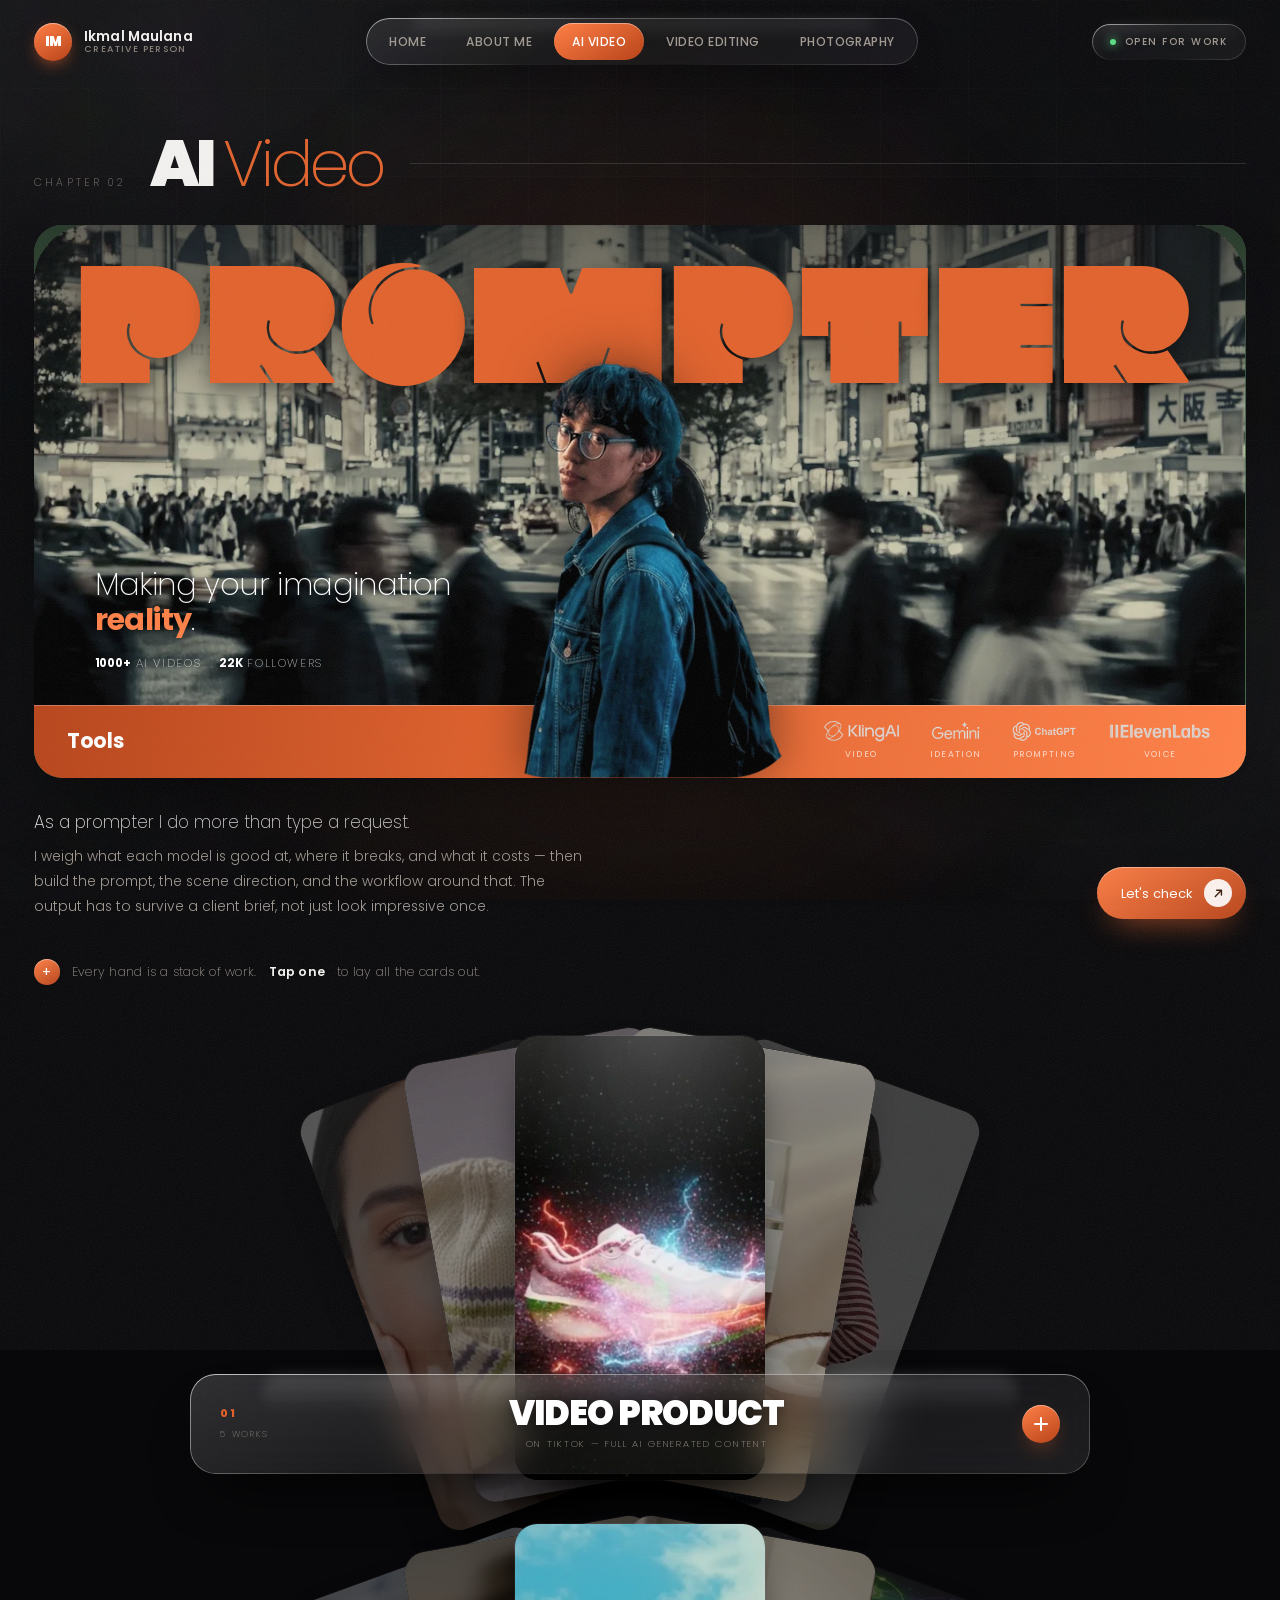
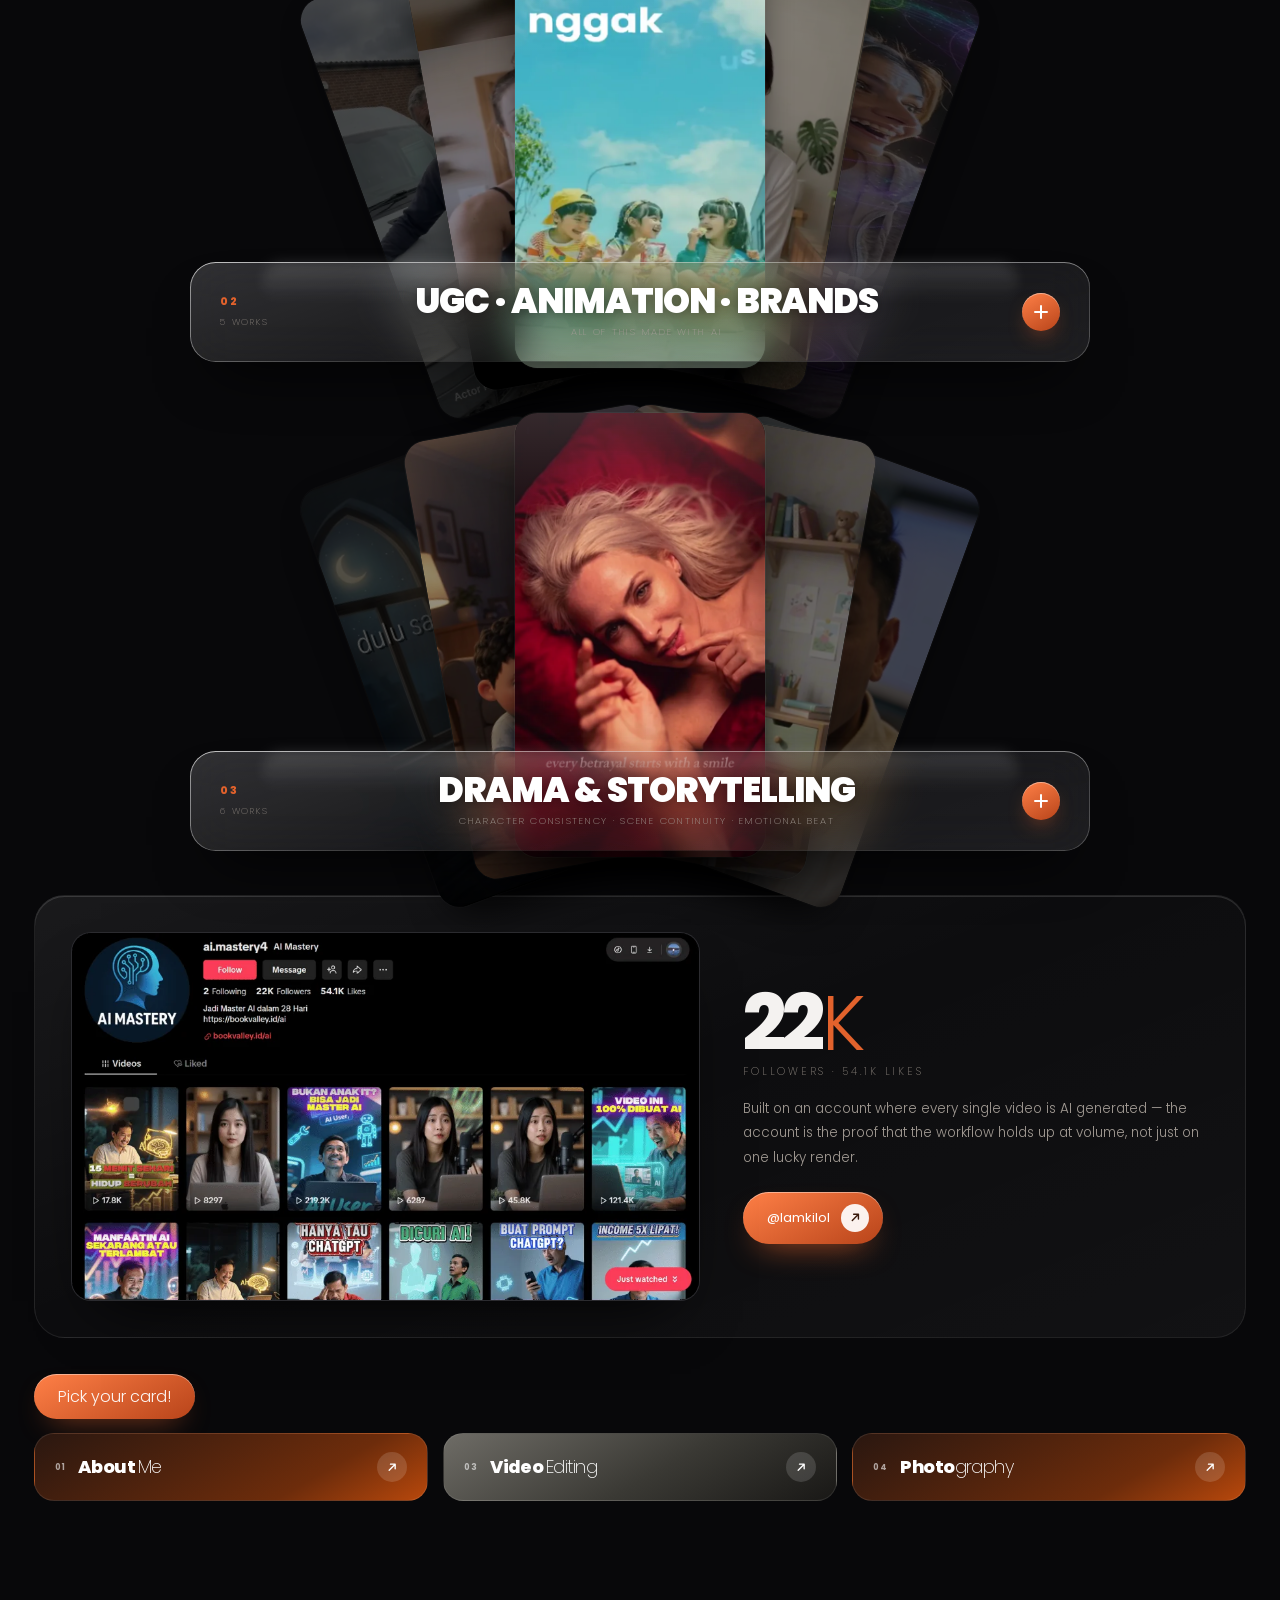
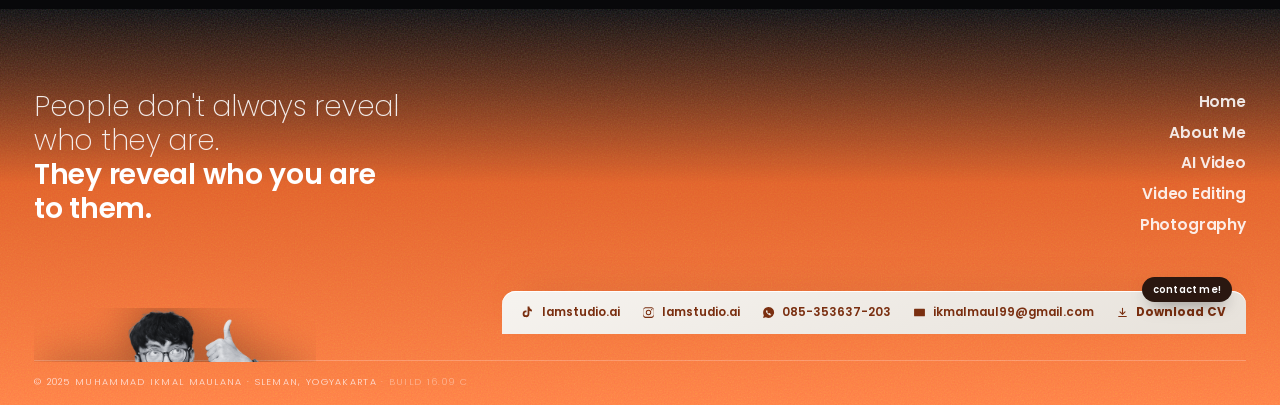
<file: prompter.html>
<!DOCTYPE html>
<html lang="en">
<head>
<meta charset="UTF-8">
<meta name="viewport" content="width=device-width, initial-scale=1, viewport-fit=cover">
<title>AI Video — Ikmal Maulana</title>
<meta name="description" content="Over a thousand AI videos: product video, UGC and animation for brands, drama and storytelling. Every frame AI generated.">
<meta name="author" content="Muhammad Ikmal Maulana">
<meta name="theme-color" content="#08080a">

<!-- Link preview (WhatsApp, Instagram, X, LinkedIn).
     Alamat live: https://lamkicam.github.io/ikmal-portfolioo
     Kalau nanti pindah ke domain sendiri, ganti semua alamat di bawah ini. -->
<meta property="og:type" content="website">
<meta property="og:title" content="AI Video — Ikmal Maulana">
<meta property="og:description" content="Over a thousand AI videos: product video, UGC and animation for brands, drama and storytelling. Every frame AI generated.">
<meta property="og:url" content="https://lamkicam.github.io/ikmal-portfolioo/prompter.html">
<meta property="og:image" content="https://lamkicam.github.io/ikmal-portfolioo/assets/share/og-prompter.jpg">
<meta property="og:image:width" content="1200">
<meta property="og:image:height" content="630">
<meta property="og:locale" content="en_US">
<meta name="twitter:card" content="summary_large_image">
<meta name="twitter:title" content="AI Video — Ikmal Maulana">
<meta name="twitter:description" content="Over a thousand AI videos: product video, UGC and animation for brands, drama and storytelling. Every frame AI generated.">
<meta name="twitter:image" content="https://lamkicam.github.io/ikmal-portfolioo/assets/share/og-prompter.jpg">

<link rel="icon" href="data:image/svg+xml,%3Csvg xmlns='http://www.w3.org/2000/svg' viewBox='0 0 64 64'%3E%3Cdefs%3E%3ClinearGradient id='g' x1='0' y1='0' x2='1' y2='1'%3E%3Cstop offset='0' stop-color='%23ff8047'/%3E%3Cstop offset='1' stop-color='%23b8441a'/%3E%3C/linearGradient%3E%3C/defs%3E%3Crect width='64' height='64' rx='15' fill='url(%23g)'/%3E%3Ctext x='32' y='44' font-family='Helvetica,Arial,sans-serif' font-size='30' font-weight='bold' fill='%23fff' text-anchor='middle'%3EIM%3C/text%3E%3C/svg%3E">

<link rel="preconnect" href="https://fonts.googleapis.com">
<link rel="preconnect" href="https://fonts.gstatic.com" crossorigin>
<link href="https://fonts.googleapis.com/css2?family=Poppins:wght@100;200;300;400;500;600;700;800;900&display=swap" rel="stylesheet">
<link rel="stylesheet" href="assets/style.css">
<noscript><style>.rv,.rise,.wordmark .gl{opacity:1!important;transform:none!important}#pre{display:none}</style></noscript>
</head>
<body class="sub">

<!-- ░░ ENVIRONMENT ░░ -->
<div class="env">
  <div class="concrete"></div>
  <div class="grid"></div>
  <div class="bloom" id="bloom"></div>
</div>
<div class="grain"></div>

<!-- ░░ NAV ░░ -->
<nav class="nav">
  <a href="index.html" class="mark">
    <span class="mark-glyph">IM</span>
    <span class="mark-txt"><b>Ikmal Maulana</b><span class="mono">Creative Person</span></span>
  </a>

  <div class="nav-mid glass">
    <a href="index.html" class="mono">Home</a>
    <a href="introduction.html" class="mono">About Me</a>
    <a href="prompter.html" class="mono on" aria-current="page">AI Video</a>
    <a href="editing.html" class="mono">Video Editing</a>
    <a href="photograph.html" class="mono">Photography</a>
  </div>

  <div class="nav-end">
    <div class="status glass mono"><span class="led"></span> Open for work</div>
    <button class="burger glass" id="burger" aria-label="Menu">
      <span></span><span></span><span></span>
    </button>
  </div>
</nav>

<!-- ░░ MOBILE SHEET ░░ -->
<div class="sheet glass" id="sheet">
  <a href="introduction.html">About Me <i>01</i></a>
  <a href="prompter.html" aria-current="page">AI Video <i>02</i></a>
  <a href="editing.html">Video Editing <i>03</i></a>
  <a href="photograph.html">Photography <i>04</i></a>
  <a href="mailto:ikmalmaul99@gmail.com">Contact <i>→</i></a>
</div>

<!-- ░░ 02 · PROMPTER ░░ -->
<section class="chapter" id="prompter">
  <div class="wrap">

    <header class="ch-head rv">
      <span class="ch-no">Chapter 02</span>
      <h2 class="ch-title">AI <em>Video</em></h2>
      <span class="ch-rule"></span>
    </header>

    <!-- the banner: photo, wordmark, him, then the tools rail —
         each on its own layer so he stands in front of the type -->
    <div class="banner rv">
      <picture class="banner-bg">
        <source srcset="assets/media/prompter-bg.webp" type="image/webp">
        <img src="assets/media/prompter-bg.jpg" alt="Shibuya crossing at night"
             width="1366" height="623" decoding="async">
      </picture>

      <span class="banner-word dovde" data-split>Prompter</span>

      <picture class="banner-cut">
        <source srcset="assets/media/prompter-cut.webp" type="image/webp">
        <img src="assets/media/prompter-cut.png" alt="Muhammad Ikmal Maulana"
             width="371" height="510" decoding="async">
      </picture>

      <div class="banner-claim">
        <p>Making your imagination <em>reality</em>.</p>
        <div class="banner-figs">
          <span><b>1000+</b> AI videos</span>
          <span><b>22K</b> followers</span>
        </div>
      </div>

      <div class="rail" id="promptRail">
        <span class="rail-lbl">Tools</span>
        <ul class="rail-list">
          <li><img src="assets/tools/kling.png" alt="KlingAI" loading="lazy"><i>Video</i></li>
          <li><img src="assets/tools/gemini.png" alt="Gemini" loading="lazy"><i>Ideation</i></li>
          <li><img src="assets/tools/chatgpt.png" alt="ChatGPT" loading="lazy"><i>Prompting</i></li>
          <li><img src="assets/tools/elevenlabs.png" alt="ElevenLabs" loading="lazy"><i>Voice</i></li>
        </ul>
      </div>
    </div>

    <!-- ── what prompting means here ── -->
    <div class="lede rv">
      <p class="lede-text">
        <span class="s1">As a prompter I do more than type a request.</span>
        I weigh what each model is good at, where it breaks, and what it costs —
        then build the prompt, the scene direction, and the workflow around that.
        The output has to survive a client brief, not just look impressive once.
      </p>
      <a class="lede-cta" href="https://www.tiktok.com/@lamstudio.ai" target="_blank" rel="noopener">
        <span>Let's check</span>
        <i><svg class="ico ico-arrow" viewBox="0 0 24 24" aria-hidden="true" focusable="false"><path d="M7 17 17 7M9.2 7H17v7.8"/></svg></i>
      </a>
    </div>

    <!-- ── the invitation ── -->
    <p class="tap-hint rv">
      <span class="tap-ico">+</span>
      Every hand is a stack of work.
      <b>Tap one</b> to lay all the cards out.
    </p>

    <!-- ── group 1 · product video ── -->
    <section class="group drawer rv" aria-labelledby="g-product">
      <button class="drawer-head" type="button" aria-expanded="true" aria-controls="d-product">
        <span class="fan" aria-hidden="true">
          <span class="fan-card"><picture>
            <source srcset="assets/media/thumbs/prompter-01.webp" type="image/webp">
            <img src="assets/media/thumbs/prompter-01.jpg" alt="" loading="lazy" decoding="async">
          </picture></span>
          <span class="fan-card"><picture>
            <source srcset="assets/media/thumbs/prompter-03.webp" type="image/webp">
            <img src="assets/media/thumbs/prompter-03.jpg" alt="" loading="lazy" decoding="async">
          </picture></span>
          <span class="fan-card"><picture>
            <source srcset="assets/media/thumbs/prompter-02.webp" type="image/webp">
            <img src="assets/media/thumbs/prompter-02.jpg" alt="" loading="lazy" decoding="async">
          </picture></span>
          <span class="fan-card"><picture>
            <source srcset="assets/media/thumbs/prompter-04.webp" type="image/webp">
            <img src="assets/media/thumbs/prompter-04.jpg" alt="" loading="lazy" decoding="async">
          </picture></span>
          <span class="fan-card"><picture>
            <source srcset="assets/media/thumbs/prompter-05.webp" type="image/webp">
            <img src="assets/media/thumbs/prompter-05.jpg" alt="" loading="lazy" decoding="async">
          </picture></span>
        </span>
        <span class="d-plate">
          <span class="d-side">
            <span class="d-no">01</span>
            <span class="d-count">5 works</span>
          </span>
          <span class="d-txt">
            <b id="g-product">Video Product</b>
            <i>On TikTok — full AI generated content</i>
          </span>
          <span class="d-icon" aria-hidden="true"><em></em><em></em></span>
        </span>
      </button>

      <div class="drawer-body" id="d-product"><div class="drawer-in">
      <div class="reel reel--hero">
        <figure class="shot s-a">
          <video src="assets/media/prompter-01.mp4" poster="assets/media/thumbs/prompter-01.jpg"
                 preload="none" muted loop playsinline
                 aria-label="Product video 1"></video>
          <button class="play" type="button" aria-label="Play Product video 1"><i><svg class="ico ico-play" viewBox="0 0 24 24" aria-hidden="true" focusable="false"><path d="M8.2 5.4v13.2L19 12z"/></svg><svg class="ico ico-pause" viewBox="0 0 24 24" aria-hidden="true" focusable="false"><path d="M9 5.6h2.6v12.8H9zM12.9 5.6h2.6v12.8h-2.6z"/></svg></i></button>
        </figure>
        <figure class="shot s-feat">
          <video src="assets/media/prompter-02.mp4" poster="assets/media/thumbs/prompter-02.jpg"
                 preload="none" muted loop playsinline
                 aria-label="Featured product video"></video>
          <button class="play" type="button" aria-label="Play Featured product video"><i><svg class="ico ico-play" viewBox="0 0 24 24" aria-hidden="true" focusable="false"><path d="M8.2 5.4v13.2L19 12z"/></svg><svg class="ico ico-pause" viewBox="0 0 24 24" aria-hidden="true" focusable="false"><path d="M9 5.6h2.6v12.8H9zM12.9 5.6h2.6v12.8h-2.6z"/></svg></i></button>
        </figure>
        <figure class="shot s-c">
          <video src="assets/media/prompter-03.mp4" poster="assets/media/thumbs/prompter-03.jpg"
                 preload="none" muted loop playsinline
                 aria-label="Product video 3"></video>
          <button class="play" type="button" aria-label="Play Product video 3"><i><svg class="ico ico-play" viewBox="0 0 24 24" aria-hidden="true" focusable="false"><path d="M8.2 5.4v13.2L19 12z"/></svg><svg class="ico ico-pause" viewBox="0 0 24 24" aria-hidden="true" focusable="false"><path d="M9 5.6h2.6v12.8H9zM12.9 5.6h2.6v12.8h-2.6z"/></svg></i></button>
        </figure>
        <figure class="shot s-b">
          <video src="assets/media/Videopotrait%20Kuning.mp4" poster="assets/media/thumbs/prompter-04.jpg"
                 preload="none" muted loop playsinline aria-label="Product video 4"></video>
          <button class="play" type="button" aria-label="Play product video 4"><i><svg class="ico ico-play" viewBox="0 0 24 24" aria-hidden="true" focusable="false"><path d="M8.2 5.4v13.2L19 12z"/></svg><svg class="ico ico-pause" viewBox="0 0 24 24" aria-hidden="true" focusable="false"><path d="M9 5.6h2.6v12.8H9zM12.9 5.6h2.6v12.8h-2.6z"/></svg></i></button>
        </figure>
        <figure class="shot s-d">
          <video src="assets/media/Step-3.mp4" poster="assets/media/thumbs/prompter-05.jpg"
                 preload="none" muted loop playsinline aria-label="Product video 5"></video>
          <button class="play" type="button" aria-label="Play product video 5"><i><svg class="ico ico-play" viewBox="0 0 24 24" aria-hidden="true" focusable="false"><path d="M8.2 5.4v13.2L19 12z"/></svg><svg class="ico ico-pause" viewBox="0 0 24 24" aria-hidden="true" focusable="false"><path d="M9 5.6h2.6v12.8H9zM12.9 5.6h2.6v12.8h-2.6z"/></svg></i></button>
        </figure>
      </div>
      </div></div>
    </section>

    <!-- ── group 2 · ugc, animation, brands ── -->
    <section class="group drawer rv" aria-labelledby="g-ugc">
      <button class="drawer-head" type="button" aria-expanded="true" aria-controls="d-ugc">
        <span class="fan" aria-hidden="true">
          <span class="fan-card"><picture>
            <source srcset="assets/media/thumbs/prompter-ugc-02.webp" type="image/webp">
            <img src="assets/media/thumbs/prompter-ugc-02.jpg" alt="" loading="lazy" decoding="async">
          </picture></span>
          <span class="fan-card"><picture>
            <source srcset="assets/media/thumbs/prompter-ugc-04.webp" type="image/webp">
            <img src="assets/media/thumbs/prompter-ugc-04.jpg" alt="" loading="lazy" decoding="async">
          </picture></span>
          <span class="fan-card"><picture>
            <source srcset="assets/media/thumbs/prompter-ugc-03.webp" type="image/webp">
            <img src="assets/media/thumbs/prompter-ugc-03.jpg" alt="" loading="lazy" decoding="async">
          </picture></span>
          <span class="fan-card"><picture>
            <source srcset="assets/media/thumbs/prompter-ugc-01.webp" type="image/webp">
            <img src="assets/media/thumbs/prompter-ugc-01.jpg" alt="" loading="lazy" decoding="async">
          </picture></span>
          <span class="fan-card"><picture>
            <source srcset="assets/media/thumbs/prompter-ugc-05.webp" type="image/webp">
            <img src="assets/media/thumbs/prompter-ugc-05.jpg" alt="" loading="lazy" decoding="async">
          </picture></span>
        </span>
        <span class="d-plate">
          <span class="d-side">
            <span class="d-no">02</span>
            <span class="d-count">5 works</span>
          </span>
          <span class="d-txt">
            <b id="g-ugc">UGC · Animation · Brands</b>
            <i>All of this made with AI</i>
          </span>
          <span class="d-icon" aria-hidden="true"><em></em><em></em></span>
        </span>
      </button>

      <div class="drawer-body" id="d-ugc"><div class="drawer-in">
      <div class="reel reel--four">
        <figure class="shot">
          <video src="assets/media/prompter-ugc-01.mp4" poster="assets/media/thumbs/prompter-ugc-01.jpg"
                 preload="none" muted loop playsinline
                 aria-label="UGC talking head"></video>
          <button class="play" type="button" aria-label="Play UGC talking head"><i><svg class="ico ico-play" viewBox="0 0 24 24" aria-hidden="true" focusable="false"><path d="M8.2 5.4v13.2L19 12z"/></svg><svg class="ico ico-pause" viewBox="0 0 24 24" aria-hidden="true" focusable="false"><path d="M9 5.6h2.6v12.8H9zM12.9 5.6h2.6v12.8h-2.6z"/></svg></i></button>
        </figure>
        <figure class="shot">
          <video src="assets/media/prompter-ugc-02.mp4" poster="assets/media/thumbs/prompter-ugc-02.jpg"
                 preload="none" muted loop playsinline
                 aria-label="UGC brand film"></video>
          <button class="play" type="button" aria-label="Play UGC brand film"><i><svg class="ico ico-play" viewBox="0 0 24 24" aria-hidden="true" focusable="false"><path d="M8.2 5.4v13.2L19 12z"/></svg><svg class="ico ico-pause" viewBox="0 0 24 24" aria-hidden="true" focusable="false"><path d="M9 5.6h2.6v12.8H9zM12.9 5.6h2.6v12.8h-2.6z"/></svg></i></button>
        </figure>
        <figure class="shot">
          <video src="assets/media/prompter-ugc-03.mp4" poster="assets/media/thumbs/prompter-ugc-03.jpg"
                 preload="none" muted loop playsinline
                 aria-label="UGC product"></video>
          <button class="play" type="button" aria-label="Play UGC product"><i><svg class="ico ico-play" viewBox="0 0 24 24" aria-hidden="true" focusable="false"><path d="M8.2 5.4v13.2L19 12z"/></svg><svg class="ico ico-pause" viewBox="0 0 24 24" aria-hidden="true" focusable="false"><path d="M9 5.6h2.6v12.8H9zM12.9 5.6h2.6v12.8h-2.6z"/></svg></i></button>
        </figure>
        <figure class="shot">
          <video src="assets/media/prompter-ugc-04.mp4" poster="assets/media/thumbs/prompter-ugc-04.jpg"
                 preload="none" muted loop playsinline
                 aria-label="UGC square"></video>
          <button class="play" type="button" aria-label="Play UGC square"><i><svg class="ico ico-play" viewBox="0 0 24 24" aria-hidden="true" focusable="false"><path d="M8.2 5.4v13.2L19 12z"/></svg><svg class="ico ico-pause" viewBox="0 0 24 24" aria-hidden="true" focusable="false"><path d="M9 5.6h2.6v12.8H9zM12.9 5.6h2.6v12.8h-2.6z"/></svg></i></button>
        </figure>
        <figure class="shot">
          <video src="assets/media/Ios%20259%20Goatchat%20V%20En%20Influencer%20Option01.mp4" poster="assets/media/thumbs/prompter-ugc-05.jpg"
                 preload="none" muted loop playsinline
                 aria-label="UGC influencer"></video>
          <button class="play" type="button" aria-label="Play UGC influencer"><i><svg class="ico ico-play" viewBox="0 0 24 24" aria-hidden="true" focusable="false"><path d="M8.2 5.4v13.2L19 12z"/></svg><svg class="ico ico-pause" viewBox="0 0 24 24" aria-hidden="true" focusable="false"><path d="M9 5.6h2.6v12.8H9zM12.9 5.6h2.6v12.8h-2.6z"/></svg></i></button>
        </figure>
      </div>
      </div></div>
    </section>

    <!-- ── group 3 · drama & storytelling ── -->
    <section class="group drawer rv" aria-labelledby="g-drama">
      <button class="drawer-head" type="button" aria-expanded="true" aria-controls="d-drama">
        <span class="fan" aria-hidden="true">
          <span class="fan-card"><picture>
            <source srcset="assets/media/thumbs/drama-06.webp" type="image/webp">
            <img src="assets/media/thumbs/drama-06.jpg" alt="" loading="lazy" decoding="async">
          </picture></span>
          <span class="fan-card"><picture>
            <source srcset="assets/media/thumbs/drama-03.webp" type="image/webp">
            <img src="assets/media/thumbs/drama-03.jpg" alt="" loading="lazy" decoding="async">
          </picture></span>
          <span class="fan-card"><picture>
            <source srcset="assets/media/thumbs/drama-02.webp" type="image/webp">
            <img src="assets/media/thumbs/drama-02.jpg" alt="" loading="lazy" decoding="async">
          </picture></span>
          <span class="fan-card"><picture>
            <source srcset="assets/media/thumbs/drama-01.webp" type="image/webp">
            <img src="assets/media/thumbs/drama-01.jpg" alt="" loading="lazy" decoding="async">
          </picture></span>
          <span class="fan-card"><picture>
            <source srcset="assets/media/thumbs/drama-04.webp" type="image/webp">
            <img src="assets/media/thumbs/drama-04.jpg" alt="" loading="lazy" decoding="async">
          </picture></span>
        </span>
        <span class="d-plate">
          <span class="d-side">
            <span class="d-no">03</span>
            <span class="d-count">6 works</span>
          </span>
          <span class="d-txt">
            <b id="g-drama">Drama &amp; Storytelling</b>
            <i>Character consistency · scene continuity · emotional beat</i>
          </span>
          <span class="d-icon" aria-hidden="true"><em></em><em></em></span>
        </span>
      </button>

      <div class="drawer-body" id="d-drama"><div class="drawer-in">
      <div class="reel reel--six">
        <figure class="shot">
          <video src="assets/media/Drama%20AI%20.mp4" poster="assets/media/thumbs/drama-01.jpg"
                 preload="none" muted loop playsinline aria-label="Drama — Menggali Aku"></video>
          <button class="play" type="button" aria-label="Play drama 1"><i><svg class="ico ico-play" viewBox="0 0 24 24" aria-hidden="true" focusable="false"><path d="M8.2 5.4v13.2L19 12z"/></svg><svg class="ico ico-pause" viewBox="0 0 24 24" aria-hidden="true" focusable="false"><path d="M9 5.6h2.6v12.8H9zM12.9 5.6h2.6v12.8h-2.6z"/></svg></i></button>
        </figure>
        <figure class="shot">
          <video src="assets/media/DRAMA%20STORY%202(1).mp4" poster="assets/media/thumbs/drama-02.jpg"
                 preload="none" muted loop playsinline aria-label="Drama story — cinematic"></video>
          <button class="play" type="button" aria-label="Play drama 2"><i><svg class="ico ico-play" viewBox="0 0 24 24" aria-hidden="true" focusable="false"><path d="M8.2 5.4v13.2L19 12z"/></svg><svg class="ico ico-pause" viewBox="0 0 24 24" aria-hidden="true" focusable="false"><path d="M9 5.6h2.6v12.8H9zM12.9 5.6h2.6v12.8h-2.6z"/></svg></i></button>
        </figure>
        <figure class="shot">
          <video src="assets/media/DRAMA%20STORY%202(2).mp4" poster="assets/media/thumbs/drama-03.jpg"
                 preload="none" muted loop playsinline aria-label="Drama story — animated"></video>
          <button class="play" type="button" aria-label="Play drama 3"><i><svg class="ico ico-play" viewBox="0 0 24 24" aria-hidden="true" focusable="false"><path d="M8.2 5.4v13.2L19 12z"/></svg><svg class="ico ico-pause" viewBox="0 0 24 24" aria-hidden="true" focusable="false"><path d="M9 5.6h2.6v12.8H9zM12.9 5.6h2.6v12.8h-2.6z"/></svg></i></button>
        </figure>
        <figure class="shot">
          <video src="assets/media/DRAMA%20STORY%202(3).mp4" poster="assets/media/thumbs/drama-04.jpg"
                 preload="none" muted loop playsinline aria-label="Drama story — office scene"></video>
          <button class="play" type="button" aria-label="Play drama 4"><i><svg class="ico ico-play" viewBox="0 0 24 24" aria-hidden="true" focusable="false"><path d="M8.2 5.4v13.2L19 12z"/></svg><svg class="ico ico-pause" viewBox="0 0 24 24" aria-hidden="true" focusable="false"><path d="M9 5.6h2.6v12.8H9zM12.9 5.6h2.6v12.8h-2.6z"/></svg></i></button>
        </figure>
        <figure class="shot">
          <video src="assets/media/Drama%20Story%20.mp4" poster="assets/media/thumbs/drama-05.jpg"
                 preload="none" muted loop playsinline aria-label="Drama story — illustrated"></video>
          <button class="play" type="button" aria-label="Play drama 5"><i><svg class="ico ico-play" viewBox="0 0 24 24" aria-hidden="true" focusable="false"><path d="M8.2 5.4v13.2L19 12z"/></svg><svg class="ico ico-pause" viewBox="0 0 24 24" aria-hidden="true" focusable="false"><path d="M9 5.6h2.6v12.8H9zM12.9 5.6h2.6v12.8h-2.6z"/></svg></i></button>
        </figure>
        <figure class="shot">
          <video src="assets/media/Drama%2Bstory%20telling.mp4" poster="assets/media/thumbs/drama-06.jpg"
                 preload="none" muted loop playsinline aria-label="Drama and storytelling"></video>
          <button class="play" type="button" aria-label="Play drama 6"><i><svg class="ico ico-play" viewBox="0 0 24 24" aria-hidden="true" focusable="false"><path d="M8.2 5.4v13.2L19 12z"/></svg><svg class="ico ico-pause" viewBox="0 0 24 24" aria-hidden="true" focusable="false"><path d="M9 5.6h2.6v12.8H9zM12.9 5.6h2.6v12.8h-2.6z"/></svg></i></button>
        </figure>
      </div>
      </div></div>
    </section>

    <!-- ── the receipts ── -->
    <div class="proof rv">
      <figure class="proof-shot">
        <picture>
          <source srcset="assets/media/tiktok-profile.webp" type="image/webp">
          <img src="assets/media/tiktok-profile.jpg" alt="Akun TikTok ai.mastery4 — 22K followers"
               width="964" height="565" loading="lazy" decoding="async">
        </picture>
      </figure>
      <div class="proof-say">
        <span class="proof-fig">22<em>K</em></span>
        <h3>Followers · 54.1K likes</h3>
        <p>Built on an account where every single video is AI generated —
           the account is the proof that the workflow holds up at volume,
           not just on one lucky render.</p>
        <a class="lede-cta" href="https://www.tiktok.com/@lamkilol" target="_blank" rel="noopener">
          <span>@lamkilol</span><i><svg class="ico ico-arrow" viewBox="0 0 24 24" aria-hidden="true" focusable="false"><path d="M7 17 17 7M9.2 7H17v7.8"/></svg></i>
        </a>
      </div>
    </div>

    <!-- ── where to next ── -->
    <nav class="next rv" aria-label="Next chapters">
      <span class="next-lbl">Pick your card!</span>
      <div class="next-row">
        <a href="introduction.html" class="next-card warm">
          <span class="nc-no">01</span>
          <span class="nc-name">About <em>Me</em></span>
          <span class="nc-go"><svg class="ico ico-arrow" viewBox="0 0 24 24" aria-hidden="true" focusable="false"><path d="M7 17 17 7M9.2 7H17v7.8"/></svg></span>
        </a>
        <a href="editing.html" class="next-card cool">
          <span class="nc-no">03</span>
          <span class="nc-name">Video <em>Editing</em></span>
          <span class="nc-go"><svg class="ico ico-arrow" viewBox="0 0 24 24" aria-hidden="true" focusable="false"><path d="M7 17 17 7M9.2 7H17v7.8"/></svg></span>
        </a>
        <a href="photograph.html" class="next-card warm">
          <span class="nc-no">04</span>
          <span class="nc-name">Photo<em>graphy</em></span>
          <span class="nc-go"><svg class="ico ico-arrow" viewBox="0 0 24 24" aria-hidden="true" focusable="false"><path d="M7 17 17 7M9.2 7H17v7.8"/></svg></span>
        </a>
      </div>
    </nav>

  </div>
</section>

<!-- ░░ FOOTER ░░ -->
<footer class="foot" id="contact">
  <div class="wrap">
    <div class="foot-top rv">
      <p class="foot-quote">People don't always reveal who they are.<br><b>They reveal who you are to them.</b></p>
      <nav class="foot-nav" aria-label="Footer">
        <a href="index.html">Home</a>
        <a href="introduction.html">About Me</a>
        <a href="prompter.html">AI Video</a>
        <a href="editing.html">Video Editing</a>
        <a href="photograph.html">Photography</a>
      </nav>
    </div>

    <div class="foot-bottom">
      <div class="foot-cut">
        <img src="assets/cards/cut-footer.png" alt="" width="728" height="219" loading="lazy" decoding="async">
      </div>
      <div class="foot-contact">
        <span class="foot-tag">contact me!</span>
        <a href="https://www.tiktok.com/@lamstudio.ai" target="_blank" rel="noopener" aria-label="TikTok lamstudio.ai"><svg viewBox="0 0 24 24"><path d="M16.6 5.8a5 5 0 0 1-3-4.8h-3.3v13.4a2.9 2.9 0 1 1-2-2.8V8.2a6.2 6.2 0 1 0 5.3 6.1V8.7a8.2 8.2 0 0 0 4.7 1.5V6.9a5 5 0 0 1-1.7-1.1z"/></svg><span>lamstudio.ai</span></a>
        <a href="https://www.instagram.com/lamstudio.ai/" target="_blank" rel="noopener" aria-label="Instagram lamstudio.ai"><svg viewBox="0 0 24 24"><path d="M12 2.2c3.2 0 3.6 0 4.9.07 1.2.05 1.8.25 2.2.42.6.22 1 .48 1.4.9.43.42.7.82.92 1.4.17.43.37 1.05.42 2.2.06 1.3.07 1.7.07 4.9s0 3.6-.07 4.9c-.05 1.2-.25 1.8-.42 2.2-.22.6-.49 1-.92 1.4-.42.43-.82.7-1.4.92-.43.17-1.05.37-2.2.42-1.3.06-1.7.07-4.9.07s-3.6 0-4.9-.07c-1.2-.05-1.8-.25-2.2-.42a3.9 3.9 0 0 1-1.4-.92 3.9 3.9 0 0 1-.92-1.4c-.17-.43-.37-1.05-.42-2.2C2.2 15.6 2.2 15.2 2.2 12s0-3.6.07-4.9c.05-1.2.25-1.8.42-2.2.22-.6.49-1 .92-1.4.42-.43.82-.7 1.4-.92.43-.17 1.05-.37 2.2-.42C8.4 2.2 8.8 2.2 12 2.2zm0 1.8c-3.1 0-3.5 0-4.8.07-1.1.05-1.7.24-2 .4-.5.2-.9.43-1.3.83-.4.4-.64.8-.84 1.3-.15.4-.34 1-.39 2.1C2.6 10 2.6 10.4 2.6 12s0 2 .07 3.3c.05 1.1.24 1.7.4 2 .2.5.43.9.83 1.3.4.4.8.64 1.3.84.4.15 1 .34 2.1.39 1.3.06 1.7.07 4.8.07s3.5 0 4.8-.07c1.1-.05 1.7-.24 2-.4.5-.2.9-.43 1.3-.83.4-.4.64-.8.84-1.3.15-.4.34-1 .39-2.1.06-1.3.07-1.7.07-3.3s0-2-.07-3.3c-.05-1.1-.24-1.7-.4-2a3.5 3.5 0 0 0-.83-1.3 3.5 3.5 0 0 0-1.3-.84c-.4-.15-1-.34-2.1-.39C15.5 4 15.1 4 12 4zM12 7a5 5 0 1 1 0 10 5 5 0 0 1 0-10zm0 1.8a3.2 3.2 0 1 0 0 6.4 3.2 3.2 0 0 0 0-6.4zM17.9 5.6a1.2 1.2 0 1 1 0 2.4 1.2 1.2 0 0 1 0-2.4z"/></svg><span>lamstudio.ai</span></a>
        <a href="https://wa.me/6285353637203" target="_blank" rel="noopener"><svg viewBox="0 0 24 24"><path d="M12 2a10 10 0 0 0-8.6 15L2 22l5.2-1.4A10 10 0 1 0 12 2zm5.3 14.1c-.2.6-1.3 1.2-1.8 1.2-.5.1-1 .1-1.7-.1a12 12 0 0 1-5.7-5c-.4-.7-.7-1.5-.7-2.2 0-.8.4-1.4.7-1.7.2-.2.4-.3.6-.3h.5c.2 0 .4 0 .5.4l.7 1.7c0 .2 0 .3-.1.5l-.3.4c-.1.1-.3.3-.1.5.4.7 1 1.3 1.6 1.8.5.3.8.5 1 .3l.6-.6c.2-.2.3-.2.5-.1l1.6.8c.2.1.3.2.3.3 0 .1 0 .5-.2 1z"/></svg><span>085-353637-203</span></a>
        <a href="mailto:ikmalmaul99@gmail.com"><svg viewBox="0 0 24 24"><path d="M3 5h18a1 1 0 0 1 1 1v12a1 1 0 0 1-1 1H3a1 1 0 0 1-1-1V6a1 1 0 0 1 1-1zm9 8L4.3 7h15.4L12 13z"/></svg><span>ikmalmaul99@gmail.com</span></a>
        <a class="cv-link" href="assets/cv/Ikmal-Maulana-CV.pdf" download><svg viewBox="0 0 24 24"><path d="M12 3.2a1 1 0 0 1 1 1v8.9l2.9-2.9a1 1 0 1 1 1.4 1.42l-4.6 4.6a1 1 0 0 1-1.4 0l-4.6-4.6A1 1 0 0 1 8.1 10.2l2.9 2.9V4.2a1 1 0 0 1 1-1zM5 18.4h14a1 1 0 0 1 0 2H5a1 1 0 0 1 0-2z"/></svg><span>Download CV</span></a>
      </div>
    </div>

    <p class="foot-copy">© 2025 Muhammad Ikmal Maulana · Sleman, Yogyakarta <span class="build">· build 16.09 c</span></p>
  </div>
</footer>

<script src="assets/app.js"></script>
</body>
</html>
</file>
<file: assets/style.css>
/* ══════════════════════════════════════════════════════
   TOKENS — industrial concrete + liquid glass
   ══════════════════════════════════════════════════════ */
:root{
  /* concrete */
  --c-000:#08080a;
  --c-100:#0d0d10;
  --c-200:#131317;
  --c-300:#1a1b20;
  --steel:#33363d;

  /* safety orange */
  --o:#e2622c;
  --o-hi:#ff8047;
  --o-deep:#b8441a;

  /* glass */
  --glass:rgba(255,255,255,.055);
  --glass-2:rgba(255,255,255,.09);
  --glass-brd:rgba(255,255,255,.14);
  --glass-shine:rgba(255,255,255,.55);

  --txt:#f4f2f0;
  --txt-dim:#a29b94;   /* 7.9:1 on the concrete — passes AA */
  --txt-mute:#8a837c;  /* 5.4:1 — passes AA for small text */

  --line-soft:rgba(255,255,255,.13);

  --r-lg:28px;
  --r-md:20px;
  --r-sm:14px;
  --maxw:1320px;

  --ease:cubic-bezier(.22,1,.36,1);
}

*{margin:0;padding:0;box-sizing:border-box}
html{scroll-behavior:smooth;-webkit-text-size-adjust:100%}
body{
  background:var(--c-000);
  color:var(--txt);
  font-family:'Poppins',system-ui,sans-serif;
  font-weight:300;
  line-height:1.6;
  overflow-x:hidden;
  min-height:100vh;
}
img{display:block;max-width:100%}
a{color:inherit;text-decoration:none}
button{font:inherit;color:inherit;background:none;border:0;cursor:pointer}

.mono{font-weight:500;letter-spacing:.15em;text-transform:uppercase}
.display{font-weight:900;text-transform:uppercase;letter-spacing:-.045em;line-height:.84}

/* ── DOVDE BLACK — the display face from the PDF ──
   Caps-only by design: every lowercase codepoint draws the capital glyph.
   So it is used ONLY for the big wordmarks, never for running text and
   never for the mixed-case card titles. */
@font-face{
  font-family:'Dovde';
  /* NOTE: url() inside an external stylesheet resolves against the
     stylesheet, not the page — so this path is relative to assets/ */
  src:url('fonts/Dovde-Black.woff2') format('woff2'),
      url('fonts/Dovde-Black.woff')  format('woff');
  font-weight:400;font-style:normal;font-display:swap;
}
.dovde{
  font-family:'Dovde','Archivo Black','Poppins',sans-serif;
  font-weight:400;
  /* Dovde's sidebearings are tiny, so at display size the letters collide
     unless they are pushed apart. The font-size figures below are computed
     for THIS value — change one and the other must be recomputed. */
  letter-spacing:.02em;
  line-height:.88;
  text-transform:uppercase;
  white-space:nowrap;
}

/* ══════════════════════════════════════════════════════
   ENVIRONMENT — concrete floor, grid, grain, glow
   ══════════════════════════════════════════════════════ */
.env{position:fixed;inset:0;z-index:0;pointer-events:none;overflow:hidden}

/* concrete blotches */
.env .concrete{
  position:absolute;inset:-10%;
  background:
    radial-gradient(60% 45% at 18% 12%, rgba(255,255,255,.045), transparent 60%),
    radial-gradient(50% 40% at 82% 70%, rgba(255,255,255,.03), transparent 62%),
    radial-gradient(70% 50% at 50% 105%, rgba(0,0,0,.7), transparent 60%),
    var(--c-000);
}
.env .concrete::after{
  content:"";position:absolute;inset:0;
  opacity:.5;mix-blend-mode:overlay;
  background-image:url("data:image/svg+xml,%3Csvg xmlns='http://www.w3.org/2000/svg' width='700' height='700'%3E%3Cfilter id='c'%3E%3CfeTurbulence type='fractalNoise' baseFrequency='.011' numOctaves='5'/%3E%3C/filter%3E%3Crect width='700' height='700' filter='url(%23c)'/%3E%3C/svg%3E");
}

/* engineering grid */
.env .grid{
  position:absolute;inset:0;opacity:.5;
  background-image:
    linear-gradient(rgba(255,255,255,.028) 1px,transparent 1px),
    linear-gradient(90deg,rgba(255,255,255,.028) 1px,transparent 1px);
  background-size:88px 88px;
  mask-image:radial-gradient(120% 90% at 50% 30%,#000 30%,transparent 78%);
  -webkit-mask-image:radial-gradient(120% 90% at 50% 30%,#000 30%,transparent 78%);
}

/* orange bloom that follows the deck */
.env .bloom{
  position:absolute;left:50%;top:58%;width:min(1100px,120vw);aspect-ratio:1;
  transform:translate(-50%,-50%);
  background:radial-gradient(circle,rgba(226,98,44,.20),rgba(226,98,44,.06) 42%,transparent 66%);
  filter:blur(30px);
  transition:transform .9s var(--ease);
}

/* film grain */
.grain{
  /* kept light — on large pale letterforms a heavy grain reads as smudging */
  position:fixed;inset:-50%;z-index:60;pointer-events:none;opacity:.08;
  background-image:url("data:image/svg+xml,%3Csvg xmlns='http://www.w3.org/2000/svg' width='260' height='260'%3E%3Cfilter id='n'%3E%3CfeTurbulence type='fractalNoise' baseFrequency='.85' numOctaves='4'/%3E%3C/filter%3E%3Crect width='260' height='260' filter='url(%23n)'/%3E%3C/svg%3E");
  animation:grainShift 640ms steps(2) infinite;
}
@keyframes grainShift{
  0%{transform:translate(0,0)}25%{transform:translate(-3%,2%)}
  50%{transform:translate(2%,-3%)}75%{transform:translate(-2%,-2%)}100%{transform:translate(0,0)}
}

/* ══════════════════════════════════════════════════════
   GLASS PRIMITIVE — the iOS-style panel
   ══════════════════════════════════════════════════════ */
.glass{
  position:relative;
  background:linear-gradient(160deg,rgba(255,255,255,.10),rgba(255,255,255,.035) 40%,rgba(255,255,255,.05));
  backdrop-filter:blur(22px) saturate(160%);
  -webkit-backdrop-filter:blur(22px) saturate(160%);
  border-radius:var(--r-md);
  box-shadow:
    inset 0 1px 0 rgba(255,255,255,.22),
    inset 0 -1px 0 rgba(0,0,0,.35),
    0 18px 40px -18px rgba(0,0,0,.85);
  isolation:isolate;
}
/* hairline gradient border */
.glass::before{
  content:"";position:absolute;inset:0;border-radius:inherit;padding:1px;
  background:linear-gradient(150deg,rgba(255,255,255,.5),rgba(255,255,255,.06) 38%,rgba(255,255,255,.02) 62%,rgba(255,255,255,.22));
  -webkit-mask:linear-gradient(#000 0 0) content-box,linear-gradient(#000 0 0);
  -webkit-mask-composite:xor;mask-composite:exclude;
  pointer-events:none;
}
/* specular sweep along the top */
.glass::after{
  content:"";position:absolute;left:8%;right:8%;top:0;height:38%;border-radius:inherit;
  background:linear-gradient(180deg,rgba(255,255,255,.16),transparent);
  filter:blur(6px);pointer-events:none;opacity:.7;
}

/* ══════════════════════════════════════════════════════
   PRELOADER
   ══════════════════════════════════════════════════════ */
#pre{
  position:fixed;inset:0;z-index:200;background:var(--c-000);
  display:grid;place-items:center;
  transition:opacity .7s var(--ease),visibility .7s;
}
#pre.done{opacity:0;visibility:hidden}
.pre-in{width:min(340px,74vw);text-align:left}
.pre-row{display:flex;justify-content:space-between;align-items:baseline;font-size:.66rem;color:var(--txt-mute)}
.pre-num{font-weight:900;font-size:2.4rem;color:var(--txt);line-height:1;letter-spacing:-.03em}
.pre-bar{height:2px;background:rgba(255,255,255,.1);margin-top:14px;overflow:hidden}
.pre-fill{height:100%;width:0%;background:linear-gradient(90deg,var(--o-deep),var(--o-hi));transition:width .18s linear}

/* ══════════════════════════════════════════════════════
   SPOTLIGHT — the glass catches the light where the pointer is.
   Nothing chases the cursor, so there is nothing that can lag behind:
   the pointer position only moves a gradient that is already painted.
   ══════════════════════════════════════════════════════ */
.slab{--mx:50%;--my:35%;--lit:0}
.slab .sheen,.bio .sheen{
  position:absolute;inset:0;border-radius:inherit;
  pointer-events:none;overflow:hidden;
  opacity:var(--lit);
  transition:opacity .5s var(--ease);
}
/* warm pool of light under the pointer */
.slab .sheen::before,.bio .sheen::before{
  content:"";position:absolute;inset:0;
  background:radial-gradient(
    360px 360px at var(--mx) var(--my),
    rgba(255,190,150,.13),
    rgba(255,140,90,.05) 42%,
    transparent 68%);
}
/* a tighter, cooler specular kick — the highlight on real glass */
.slab .sheen::after,.bio .sheen::after{
  content:"";position:absolute;inset:0;
  background:radial-gradient(
    150px 150px at var(--mx) var(--my),
    rgba(255,255,255,.10),
    transparent 70%);
  mix-blend-mode:overlay;
}
/* the hairline edge brightens on the side nearest the pointer */
.slab .edge,.bio .edge{
  position:absolute;inset:0;border-radius:inherit;padding:1px;
  pointer-events:none;opacity:var(--lit);
  transition:opacity .5s var(--ease);
  background:radial-gradient(
    420px 420px at var(--mx) var(--my),
    rgba(255,255,255,.55),
    transparent 60%);
  -webkit-mask:linear-gradient(#000 0 0) content-box,linear-gradient(#000 0 0);
  -webkit-mask-composite:xor;mask-composite:exclude;
}

/* ── FOCUS — visible for keyboard users, invisible for mouse users ── */
:focus-visible{outline:none}
a:focus-visible,button:focus-visible{
  outline:2px solid var(--o-hi);
  outline-offset:3px;
  border-radius:6px;
}
.card:focus-visible{outline:none}
.slot:focus-within .face{
  outline:2px solid var(--o-hi);
  outline-offset:4px;
}

/* ══════════════════════════════════════════════════════
   NAV
   ══════════════════════════════════════════════════════ */
.nav{
  position:fixed;top:0;left:0;right:0;z-index:80;
  display:flex;align-items:center;justify-content:space-between;gap:16px;
  padding:18px clamp(16px,3vw,34px);
}
.mark{display:flex;align-items:center;gap:12px}
.mark-glyph{
  width:38px;height:38px;border-radius:50%;display:grid;place-items:center;flex:none;
  background:linear-gradient(150deg,var(--o-hi),var(--o-deep));
  box-shadow:inset 0 1px 0 rgba(255,255,255,.45),0 6px 18px -6px rgba(226,98,44,.9);
  color:#fff;font-weight:900;font-size:.82rem;letter-spacing:-.04em;
}
.mark-txt{line-height:1.15}
.mark-txt b{display:block;font-size:.84rem;font-weight:600;letter-spacing:.01em}
.mark-txt span{display:block;font-size:.58rem;color:var(--txt-mute)}

.nav-mid{display:flex;gap:4px;padding:5px;border-radius:999px}
.nav-mid a{
  padding:9px 18px;border-radius:999px;font-size:.76rem;letter-spacing:.04em;color:var(--txt-dim);
  transition:color .3s,background .3s;position:relative;z-index:1;
}
.nav-mid a:hover{color:#fff;background:rgba(255,255,255,.08)}
.nav-mid a.on{color:#fff;background:linear-gradient(150deg,var(--o-hi),var(--o-deep));box-shadow:inset 0 1px 0 rgba(255,255,255,.4)}

.nav-end{display:flex;align-items:center;gap:10px}
.status{
  display:flex;align-items:center;gap:9px;padding:10px 18px;border-radius:999px;
  font-size:.62rem;color:var(--txt-dim);
}
.led{width:6px;height:6px;border-radius:50%;background:#5ddc84;box-shadow:0 0 10px #5ddc84;animation:led 2.2s ease-in-out infinite}
@keyframes led{0%,100%{opacity:1}50%{opacity:.35}}
.burger{display:none;width:44px;height:44px;border-radius:14px;place-items:center}
.burger span{display:block;width:17px;height:1.5px;background:var(--txt);margin:3px 0;transition:transform .3s var(--ease),opacity .3s}
.burger.x span:nth-child(1){transform:translateY(4.5px) rotate(45deg)}
.burger.x span:nth-child(2){opacity:0}
.burger.x span:nth-child(3){transform:translateY(-4.5px) rotate(-45deg)}

/* ══════════════════════════════════════════════════════
   HERO
   ══════════════════════════════════════════════════════ */
.stage{position:relative;z-index:1;min-height:100svh;display:flex;flex-direction:column;padding-top:96px}
.wrap{width:100%;max-width:var(--maxw);margin:0 auto;padding:0 clamp(16px,3vw,34px)}

/* ── SLAB — the big frosted panel that holds the title and the deck,
      the web version of the rounded container on page 1 of the PDF ── */
.slab{
  --pad-x:clamp(18px,2.6vw,40px);
  --pad-y:clamp(22px,3vw,40px);
  position:relative;
  padding:var(--pad-y) var(--pad-x) calc(var(--pad-y) + 6px);
  border-radius:clamp(26px,2.8vw,44px);
  background:linear-gradient(158deg,
    rgba(255,255,255,.085),
    rgba(255,255,255,.024) 44%,
    rgba(255,255,255,.05));
  backdrop-filter:blur(28px) saturate(150%);
  -webkit-backdrop-filter:blur(28px) saturate(150%);
  box-shadow:
    inset 0 1px 0 rgba(255,255,255,.18),
    inset 0 -1px 0 rgba(0,0,0,.42),
    0 44px 100px -46px rgba(0,0,0,.95);
  /* cards lift out of the panel on hover, so never clip */
  overflow:visible;
}
/* hairline edge */
.slab::before{
  content:"";position:absolute;inset:0;border-radius:inherit;padding:1px;
  background:linear-gradient(150deg,
    rgba(255,255,255,.42),
    rgba(255,255,255,.05) 36%,
    rgba(255,255,255,.02) 64%,
    rgba(255,255,255,.18));
  -webkit-mask:linear-gradient(#000 0 0) content-box,linear-gradient(#000 0 0);
  -webkit-mask-composite:xor;mask-composite:exclude;
  pointer-events:none;
}
/* specular sheen across the top edge */
.slab::after{
  content:"";position:absolute;left:6%;right:6%;top:0;height:22%;
  border-radius:inherit;
  background:linear-gradient(180deg,rgba(255,255,255,.13),transparent);
  filter:blur(10px);pointer-events:none;
}
/* four rivets — the industrial half of the language */
.slab-rivets i{
  position:absolute;width:5px;height:5px;border-radius:50%;
  background:rgba(255,255,255,.26);
  box-shadow:inset 0 -1px 1px rgba(0,0,0,.7),0 0 6px rgba(255,255,255,.12);
}
.slab-rivets i:nth-child(1){top:14px;left:16px}
.slab-rivets i:nth-child(2){top:14px;right:16px}
.slab-rivets i:nth-child(3){bottom:14px;left:16px}
.slab-rivets i:nth-child(4){bottom:14px;right:16px}

.head{display:flex;align-items:flex-end;justify-content:space-between;gap:30px;flex-wrap:wrap}
/* ── KICKER — Thin against Black on one line ── */
.tagline{
  display:flex;align-items:center;gap:10px;
  font-size:.62rem;text-transform:uppercase;
  margin-bottom:16px;
}
.tagline i{display:block;width:26px;height:1px;background:var(--steel);font-style:normal;flex:none}
.tagline span{font-weight:200;letter-spacing:.28em;color:var(--txt-mute)}
.tagline b{font-weight:800;letter-spacing:.04em;color:var(--o)}

/* ── DOVDE WORDMARK, set as real text ──
   .wm-box is the measuring container; the font-size below is the exact
   figure that makes the word span its full width (the string's own advance
   width is 6.95em, so 100/6.95 = 14.39cqw). */
.title{position:relative;display:flex;align-items:flex-start;gap:clamp(6px,1vw,16px);margin-top:2px}
.wm-box{flex:1 1 auto;min-width:0;container-type:inline-size}
.wordmark{
  display:block;
  font-size:min(13.27cqw, 24vh);   /* height cap keeps the hero on one screen */
  color:var(--txt);
}
.wordmark,.wordmark .gl{text-shadow:none}   /* the letterforms carry themselves */
.wordmark .gl{display:inline-block;will-change:transform,opacity;transition:color .5s var(--ease)}
.title:hover .wordmark{color:var(--o)}

.badge{
  display:inline-flex;align-items:center;gap:6px;vertical-align:top;flex:none;
  font-weight:500;font-size:clamp(.52rem,.75vw,.72rem);letter-spacing:.14em;
  padding:5px 11px;border-radius:8px;margin-left:.25em;
  background:linear-gradient(150deg,var(--o-hi),var(--o-deep));color:#fff;
  box-shadow:inset 0 1px 0 rgba(255,255,255,.45);
  margin-top:.4em;
}
/* ══════════════════════════════════════════════════════
   IDENT — the typographic play. Poppins carries 100→900, so the
   contrast comes from WEIGHT, not from size or colour: a hairline
   ExtraLight first name against a Black surname at the same size,
   then everything around it deliberately quiet.
   ══════════════════════════════════════════════════════ */
.ident{
  display:flex;align-items:baseline;flex-wrap:wrap;
  gap:10px clamp(18px,2.4vw,36px);
  margin-top:18px;
}

/* — the name: 200 vs 800, identical size — */
.who{
  display:flex;align-items:baseline;gap:.34em;flex-wrap:wrap;
  font-size:clamp(1.05rem,1.9vw,1.7rem);
  line-height:1.05;
}
.who-thin{
  font-weight:200;
  letter-spacing:.02em;
  color:var(--txt-dim);
}
.who-fat{
  font-weight:800;
  letter-spacing:-.025em;
  color:var(--txt);
}

/* — roles: Light, tiny, wide. Quiet on purpose so the name reads loud — */
.roles{
  display:flex;flex-wrap:wrap;align-items:baseline;
  gap:4px 18px;list-style:none;
  padding-left:clamp(0px,1.6vw,22px);
  border-left:1px solid var(--line-soft);
}
.roles li{
  display:flex;align-items:baseline;gap:7px;
  font-weight:300;font-size:.63rem;
  letter-spacing:.19em;text-transform:uppercase;
  color:var(--txt-dim);
  white-space:nowrap;
}
.roles i{
  font-style:normal;font-weight:700;font-size:.52rem;
  letter-spacing:.06em;color:var(--o);
}

/* — spec plate: Thin label stacked over a Semibold value — */
.spec{display:flex;gap:clamp(14px,1.8vw,26px);margin-left:auto}
.spec div{display:flex;flex-direction:column;gap:1px}
.spec dt{
  font-weight:200;font-size:.5rem;
  letter-spacing:.3em;text-transform:uppercase;
  color:var(--txt-mute);
}
.spec dd{
  font-weight:300;font-size:.68rem;
  letter-spacing:.01em;color:var(--txt-dim);
}
.spec dd b{font-weight:600;color:var(--txt)}

/* ── DECK ── */
.deck-head{display:flex;align-items:center;justify-content:space-between;gap:18px;margin:clamp(26px,4vh,48px) 0 18px}
.pick{
  display:inline-flex;align-items:center;gap:11px;padding:11px 24px;border-radius:999px;
  font-weight:300;font-size:1.06rem;letter-spacing:.005em;text-transform:none;
  color:rgba(255,255,255,.94);
  background:linear-gradient(150deg,var(--o-hi),var(--o-deep));
  box-shadow:inset 0 1px 0 rgba(255,255,255,.42),0 12px 30px -14px rgba(226,98,44,.95);
}
.pick .kbd{
  font-weight:400;font-size:.56rem;letter-spacing:.1em;padding:3px 7px;border-radius:6px;
  background:rgba(0,0,0,.28);text-transform:uppercase;
}
.deck-hint{font-size:.6rem;color:var(--txt-mute);display:flex;align-items:center;gap:8px}
.deck-hint i{display:block;width:30px;height:1px;background:var(--steel);font-style:normal;flex:none}
/* the hint tells the truth for the device it is read on */
.hint-touch{display:none}
@media(hover:none),(pointer:coarse){
  .hint-mouse{display:none}
  .hint-touch{display:inline}
}

/* ── DOTS — only on the swipeable layout ── */
.dots{display:none;justify-content:center;gap:8px;padding:4px 0 2px}
.dots button{
  width:26px;height:22px;padding:0;
  display:grid;place-items:center;
  -webkit-tap-highlight-color:transparent;
}
.dots button::before{
  content:"";display:block;
  width:22px;height:3px;border-radius:2px;
  background:rgba(255,255,255,.18);
  transition:background .35s var(--ease),width .35s var(--ease);
}
.dots button.on::before{
  width:26px;
  background:linear-gradient(90deg,var(--o-hi),var(--o-deep));
}

.deck-scroll{padding:14px 0 4px}
.deck{
  display:flex;justify-content:center;align-items:flex-end;gap:clamp(10px,1.4vw,20px);
  perspective:1600px;transform-style:preserve-3d;
}

/* SLOT — a fixed footprint that never moves or resizes.
   The hover target lives here, so the pointer can't lose the card
   mid-animation (that was what made the old version flicker). */
.slot{
  position:relative;flex:1 1 0;min-width:0;
  /* height-aware: a card is 50/37 as tall as it is wide, so 29.6vh of width
     = 40vh of height. Keeps the whole deck inside the fold on short screens */
  max-width:min(310px, 29.6vh);
  aspect-ratio:37/50;
  perspective:1100px;
  container-type:inline-size;
}
.slot:nth-child(1){--rot:-4.5deg;--ty:16px}
.slot:nth-child(2){--rot:-1.5deg;--ty:2px}
.slot:nth-child(3){--rot:1.5deg; --ty:2px}
.slot:nth-child(4){--rot:4.5deg; --ty:16px}

/* CARD — carries the resting angle and the lift. Nothing here changes
   layout, only transform, so neighbours never shift. */
.card{
  --sc:1;
  position:absolute;inset:0;display:block;
  transform:translateY(var(--ty)) rotate(var(--rot)) scale(var(--sc));
  transform-style:preserve-3d;
  transition:transform .6s var(--ease),filter .45s var(--ease);
  will-change:transform;
}

/* FACE — the visible surface. Takes the mouse tilt on a short, snappy
   transition so it tracks the cursor instead of lagging behind it. */
.face{
  --rx:0deg;--ry:0deg;
  position:absolute;inset:0;
  border-radius:var(--r-lg);overflow:hidden;
  background:var(--c-200);
  transform:rotateX(var(--rx)) rotateY(var(--ry));
  transition:transform .25s ease-out,box-shadow .5s var(--ease);
  box-shadow:0 30px 60px -30px rgba(0,0,0,.95);
}

/* card surface: dark at the top, blooming into colour behind the subject
   — same build as the PDF cards */
.card-bg{position:absolute;inset:0}

/* each card gets its own gradient — different angle, different bloom,
   different point where the colour peaks, so the deck never looks flat */

/* 01 · INTRODUCTION — warm, tilted, orange climbs early and peaks at the foot */
.card--intro .card-bg{
  background:
    radial-gradient(62% 44% at 44% 72%, rgba(255,166,96,.50), transparent 74%),
    linear-gradient(168deg,
      #1a1512  0%,
      #2b1a11 13%,
      #6b2c0d 31%,
      #ad450d 49%,
      #d25812 72%,
      #e46a1b 100%);
}
.card--intro .card-halo{
  background:radial-gradient(38% 30% at 58% 62%, rgba(0,0,0,.30), transparent 76%);
}

/* 02 · PROMPTER — cool, near-vertical, bright silver top falling to charcoal */
.card--prompter .card-bg{
  background:
    radial-gradient(66% 42% at 50% 16%, rgba(243,242,240,.36), transparent 72%),
    linear-gradient(176deg,
      #b2b0ab  0%,
      #9c9a94 20%,
      #706e69 44%,
      #413f3b 68%,
      #232220 86%,
      #121111 100%);
}
.card--prompter .card-halo{
  background:radial-gradient(44% 36% at 50% 60%, rgba(0,0,0,.26), transparent 80%);
}

/* 03 · EDITING — warm but moodier: bigger black field, orange bloom kept low */
.card--editing .card-bg{
  background:
    radial-gradient(50% 36% at 56% 78%, rgba(255,138,62,.62), transparent 70%),
    linear-gradient(188deg,
      #121011  0%,
      #181414 22%,
      #33190e 40%,
      #8a360b 58%,
      #c9530e 78%,
      #b8480c 100%);
}
.card--editing .card-halo{
  background:radial-gradient(40% 32% at 60% 58%, rgba(0,0,0,.34), transparent 78%);
}

/* 04 · PHOTOGRAPH — cool, diagonal: light spills in from the upper left */
.card--photo .card-bg{
  background:
    radial-gradient(72% 50% at 30% 12%, rgba(248,246,242,.38), transparent 74%),
    linear-gradient(158deg,
      #aaa69e  0%,
      #98948b 18%,
      #757168 40%,
      #4c4943 62%,
      #2b2925 82%,
      #151412 100%);
}
.card--photo .card-halo{
  background:radial-gradient(46% 38% at 52% 62%, rgba(0,0,0,.22), transparent 82%);
}

/* base layer for the halo */
.card-halo{position:absolute;inset:0}
.card-bg::after{
  content:"";position:absolute;inset:0;opacity:.32;mix-blend-mode:overlay;
  background-image:url("data:image/svg+xml,%3Csvg xmlns='http://www.w3.org/2000/svg' width='420' height='420'%3E%3Cfilter id='g'%3E%3CfeTurbulence type='fractalNoise' baseFrequency='.7' numOctaves='3'/%3E%3C/filter%3E%3Crect width='420' height='420' filter='url(%23g)'/%3E%3C/svg%3E");
}
.card-vig{
  position:absolute;inset:0;pointer-events:none;
  background:
    linear-gradient(180deg,rgba(0,0,0,.16) 0%,transparent 18%,transparent 78%,rgba(0,0,0,.28) 100%),
    radial-gradient(125% 95% at 50% 42%, transparent 60%, rgba(0,0,0,.26) 100%);
}

.card-photo{
  position:absolute;left:50%;bottom:0;
  /* height:auto is required — without it the img's height ATTRIBUTE wins
     and the photo stretches. max-width:none beats the global img reset. */
  width:104%;height:auto;max-width:none;
  transform:translateX(-50%) scale(1);
  transform-origin:50% 100%;
  transition:transform .8s var(--ease);
  /* the cutouts already carry their own soft halo — keep this light */
  filter:drop-shadow(0 14px 26px rgba(0,0,0,.5));
}
.slot:hover .card-photo,.slot:focus-within .card-photo{transform:translateX(-50%) scale(1.07)}

.card-no{
  position:absolute;top:14px;right:16px;z-index:2;
  font-weight:500;font-size:.58rem;letter-spacing:.16em;
  color:rgba(255,255,255,.55);
}
.card-title{
  position:absolute;top:10px;left:14px;right:14px;z-index:2;
  font-weight:900;text-transform:none;
  line-height:.93;letter-spacing:-.035em;
  /* fallback for browsers without container queries */
  font-size:clamp(1.15rem,3.5vw,2.9rem);
  color:#fff;
  text-shadow:0 2px 10px rgba(0,0,0,.35),0 10px 34px rgba(0,0,0,.45);
}
/* the title scales off the CARD's width, not the viewport, so it stays
   proportional whether the deck is wide, narrow, or swiped on a phone */
@supports (font-size:1cqw){
  .card-title{font-size:15cqw}
}
.card.cool .card-title{color:var(--o-hi)}

/* glass footer plate inside the card */
.plate{
  position:absolute;left:12px;right:12px;bottom:12px;
  display:flex;align-items:center;justify-content:space-between;gap:12px;
  padding:12px 14px;border-radius:var(--r-sm);
  background:linear-gradient(160deg,rgba(255,255,255,.16),rgba(255,255,255,.05));
  backdrop-filter:blur(16px) saturate(150%);
  -webkit-backdrop-filter:blur(16px) saturate(150%);
  box-shadow:inset 0 1px 0 rgba(255,255,255,.32),inset 0 -1px 0 rgba(0,0,0,.3);
  transform:translateY(120%);opacity:0;
  transition:transform .6s var(--ease),opacity .45s var(--ease);
}
.slot:hover .plate,.slot:focus-within .plate{transform:translateY(0);opacity:1}
.plate .lbl{font-weight:500;font-size:.56rem;letter-spacing:.12em;text-transform:uppercase;color:rgba(255,255,255,.8)}
.plate .go{
  width:32px;height:32px;flex:none;border-radius:50%;display:grid;place-items:center;
  background:rgba(255,255,255,.9);color:#141518;font-size:.8rem;
  transition:transform .4s var(--ease);
}
.slot:hover .plate .go{transform:rotate(-45deg)}

/* shine sweep */
.shine{
  position:absolute;inset:-40%;pointer-events:none;
  background:linear-gradient(105deg,transparent 38%,rgba(255,255,255,.32) 48%,transparent 58%);
  transform:translateX(-120%);
}
.slot:hover .shine{transition:transform 1.1s var(--ease);transform:translateX(120%)}

/* rivet corners — industrial detail */
.card-rivets i{
  position:absolute;width:4px;height:4px;border-radius:50%;
  background:rgba(255,255,255,.35);box-shadow:inset 0 -1px 1px rgba(0,0,0,.6);
}
.card-rivets i:nth-child(1){top:10px;right:12px}
.card-rivets i:nth-child(2){bottom:10px;left:12px;opacity:.5}

/* hover choreography — driven entirely from the stationary slot */
.deck:hover .card{filter:saturate(.68) brightness(.72)}
.slot:hover,.slot:focus-within{z-index:5}
.slot:hover .card,.slot:focus-within .card{
  --rot:0deg;--ty:-26px;--sc:1.06;
  filter:none;
}
.slot:hover .face,.slot:focus-within .face{
  box-shadow:0 54px 96px -34px rgba(0,0,0,1),0 0 0 1px rgba(255,255,255,.12);
}

/* ── FOOT STRIP ── */
.strip{margin-top:auto;padding:26px 0 20px}
.strip-in{display:flex;align-items:center;justify-content:space-between;gap:20px;flex-wrap:wrap}
.ticker{
  flex:1 1 320px;min-width:0;overflow:hidden;
  padding:12px 0;border-radius:999px;
  mask-image:linear-gradient(90deg,transparent,#000 8%,#000 92%,transparent);
  -webkit-mask-image:linear-gradient(90deg,transparent,#000 8%,#000 92%,transparent);
}
.ticker-track{display:flex;gap:0;width:max-content;animation:roll 26s linear infinite}
.ticker:hover .ticker-track{animation-play-state:paused}
.ticker span{font-weight:500;font-size:.62rem;letter-spacing:.16em;text-transform:uppercase;color:var(--txt-dim);padding:0 20px;white-space:nowrap}
.ticker span::after{content:"◆";color:var(--o);margin-left:20px;font-size:.5rem;vertical-align:middle}
@keyframes roll{to{transform:translateX(-50%)}}

.dock{display:flex;align-items:center;gap:6px;padding:6px;border-radius:999px}
.dock a{
  display:flex;align-items:center;gap:9px;padding:10px 17px;border-radius:999px;
  font-size:.7rem;color:var(--txt-dim);transition:background .3s,color .3s,transform .3s var(--ease);
}
.dock a:hover{background:rgba(255,255,255,.09);color:#fff;transform:translateY(-2px)}
.dock a.hi{background:linear-gradient(150deg,var(--o-hi),var(--o-deep));color:#fff;box-shadow:inset 0 1px 0 rgba(255,255,255,.4)}
.dock a.hi:hover{filter:brightness(1.08)}
.dock svg{width:14px;height:14px;flex:none;fill:currentColor}

.scroll-cue{
  display:flex;align-items:center;gap:10px;font-size:.56rem;color:var(--txt-mute);
  justify-content:center;padding-bottom:14px;
}
/* NOTE: `.rail` is also the tools rail on the chapter banners (see below),
   and that rule's display/padding/box-shadow leak onto this one — which
   inflated this 1px hairline into a 32x34 grey box next to "Scroll to get
   in touch". Reset them explicitly rather than rename, so both stay put. */
.scroll-cue .rail{
  width:1px;height:34px;flex:none;display:block;padding:0;
  box-shadow:none;border:0;border-radius:0;
  background:linear-gradient(180deg,transparent,var(--steel));
  position:relative;overflow:hidden;
}
.scroll-cue .rail::after{content:"";position:absolute;inset:0;background:var(--o);animation:drop 1.9s var(--ease) infinite}
@keyframes drop{0%{transform:translateY(-100%)}60%,100%{transform:translateY(100%)}}

/* ── entrance animation ── */
.rise{opacity:0;transform:translateY(30px)}
body.ready .rise{opacity:1;transform:none;transition:opacity .9s var(--ease),transform .9s var(--ease)}
body.ready .d1{transition-delay:.10s}
body.ready .d2{transition-delay:.18s}
body.ready .d3{transition-delay:.26s}
body.ready .d4{transition-delay:.34s}
body.ready .d5{transition-delay:.42s}

.wordmark .gl{opacity:0;transform:translateY(.6em)}
body.ready .wordmark .gl{
  opacity:1;transform:none;
  transition:opacity .7s var(--ease),transform .95s var(--ease),color .5s var(--ease);
  transition-delay:calc(.14s + var(--i) * .045s);
}

/* deal the cards in — the animation runs on the SLOT so it can never
   fight the card's own hover transform */
body.ready .slot{animation:dealIn .95s var(--ease) backwards;animation-delay:calc(.44s + var(--i) * .08s)}
@keyframes dealIn{
  from{opacity:0;transform:translateY(90px) scale(.94)}
}

/* ══════════════════════════════════════════════════════
   CHAPTER — the section shell, same glass + concrete language
   ══════════════════════════════════════════════════════ */
.chapter{
  position:relative;z-index:1;
  padding:clamp(64px,9vh,120px) 0 clamp(40px,6vh,80px);
  scroll-margin-top:84px;
}

.ch-head{display:flex;align-items:baseline;gap:clamp(12px,2vw,28px);margin-bottom:clamp(24px,3.6vh,44px)}
.ch-no{
  flex:none;font-weight:200;font-size:.66rem;
  letter-spacing:.3em;text-transform:uppercase;color:var(--txt-mute);
}
.ch-title{
  font-weight:900;letter-spacing:-.045em;line-height:.9;
  font-size:clamp(1.9rem,5.2vw,4rem);
}
.ch-title em{font-style:normal;font-weight:200;color:var(--o)}
.ch-rule{flex:1;min-width:16px;height:1px;background:var(--line-soft);align-self:center}

/* ── HELLO card ── */
.bio{
  position:relative;
  display:grid;grid-template-columns:minmax(180px,290px) 1fr;
  gap:clamp(22px,3.2vw,54px);align-items:center;
  padding:clamp(20px,2.8vw,40px);
  border-radius:clamp(22px,2.4vw,36px);
  --mx:50%;--my:35%;--lit:0;
  background:linear-gradient(158deg,rgba(255,255,255,.085),rgba(255,255,255,.024) 44%,rgba(255,255,255,.05));
  backdrop-filter:blur(28px) saturate(150%);
  -webkit-backdrop-filter:blur(28px) saturate(150%);
  box-shadow:
    inset 0 1px 0 rgba(255,255,255,.18),
    inset 0 -1px 0 rgba(0,0,0,.42),
    0 40px 90px -46px rgba(0,0,0,.95);
}
.bio::before{
  content:"";position:absolute;inset:0;border-radius:inherit;padding:1px;pointer-events:none;
  background:linear-gradient(150deg,rgba(255,255,255,.42),rgba(255,255,255,.05) 36%,rgba(255,255,255,.02) 64%,rgba(255,255,255,.18));
  -webkit-mask:linear-gradient(#000 0 0) content-box,linear-gradient(#000 0 0);
  -webkit-mask-composite:xor;mask-composite:exclude;
}

/* portrait, with the outlined 24 riding over its corner */
.portrait{position:relative;margin:0}
/* Light frame. Every figure below was measured off page 2 of the PDF and is
   expressed in cqw / %, so the whole composition scales as one piece. */
.portrait-frame{
  position:relative;aspect-ratio:4/5;border-radius:var(--r-md);overflow:hidden;
  background:linear-gradient(168deg,#e9e6e1,#dcd8d2 58%,#c9c4bc);
  container-type:inline-size;
  box-shadow:inset 0 1px 0 rgba(255,255,255,.7),0 24px 50px -26px rgba(0,0,0,.9);
}

/* the 24 — Dovde, top-left, ~85% of the frame wide, sitting BEHIND him.
   Dovde's digits are 2.26x as wide as they are tall, so the font-size is
   driven off the cap-height: 30% of frame height / 0.710em cap = 53cqw. */
.age{
  position:absolute;z-index:1;
  left:5%;top:8%;
  font-family:'Dovde','Poppins',sans-serif;font-weight:400;
  font-size:53cqw;line-height:.8;letter-spacing:.01em;
  color:rgba(226,98,44,.38);
  /* Dovde is already very heavy — a thin outline keeps the counters open */
  -webkit-text-stroke:.028em var(--o);
  paint-order:stroke fill;
  user-select:none;
}

/* He is cropped by the left edge and stops short of the right, which is
   what leaves the clear column the caption needs. */
.portrait-frame img{
  position:absolute;z-index:2;left:38%;bottom:0;
  width:84%;height:auto;max-width:none;
  transform:translateX(-50%);
}

/* "Year Old" gets its own column on the light background — it never sits
   over the photo, so it stays readable instead of sinking into his jacket */
.portrait-cap{
  position:absolute;z-index:3;
  right:6%;top:46%;
  writing-mode:vertical-rl;
  font-weight:300;font-size:10.5cqw;line-height:1;letter-spacing:.015em;
  color:#2a2724;
}

/* the greeting */
.hello{margin-bottom:clamp(14px,2vw,22px)}
/* "HELLO!" is 4.184em of advance + 5 gaps of .02em, so 100/4.284 = 23.34cqw.
   BUT: `container-type` needs a block box, and here .wm-box sits inside a
   plain <h3>, so it stayed display:inline and was NOT a query container —
   the cqw resolved against the viewport instead of the column. On a phone
   that sized the word to 375px of column width it did not have, and the
   "!" hung 75px off the right edge, off-screen. Blockifying .wm-box makes
   it the container the comment above always assumed it was.
   Measured advance is 4.32em once tracking is counted, so 100/4.32 = 23.1. */
.hello .wm-box{display:block}
.hello .wordmark{font-size:min(23.1cqw, 12vh)}
.hello .wordmark .gl:last-child{color:var(--o)}   /* the exclamation mark */

/* min-width:0 lets the 1fr column shrink below the text's min-content width */
.say{min-width:0}
.say-text{
  font-weight:300;font-size:clamp(.86rem,1.05vw,.98rem);
  line-height:1.8;color:var(--txt-dim);max-width:56ch;
}
.say-text .s1{display:block;font-weight:200;font-size:1.24em;line-height:1.5;color:var(--txt);margin-bottom:.55em}
.say-text .s1 b{font-weight:700}
.say-text b{font-weight:600;color:var(--txt)}
.say-text em{font-style:normal;font-weight:500;color:var(--o-hi)}

.say-links{display:flex;flex-wrap:wrap;gap:9px;margin-top:clamp(16px,2vw,24px)}
.say-links a{
  font-weight:400;font-size:.74rem;padding:9px 20px;border-radius:999px;color:#fff;
  background:linear-gradient(150deg,var(--o-hi),var(--o-deep));
  box-shadow:inset 0 1px 0 rgba(255,255,255,.4),0 10px 24px -14px rgba(226,98,44,.9);
  transition:transform .3s var(--ease),filter .3s;
}
.say-links a:hover{transform:translateY(-2px);filter:brightness(1.08)}

/* ── data plates ── */
/* ── STATS — the four numbers that make the case in one glance ── */
.stats{
  display:grid;grid-template-columns:repeat(4,1fr);
  gap:1px;margin-top:clamp(12px,1.6vw,18px);
  background:rgba(255,255,255,.08);          /* the gap becomes hairlines */
  border:1px solid rgba(255,255,255,.08);
  border-radius:var(--r-md);overflow:hidden;
}
.stats div{
  display:flex;flex-direction:column;gap:5px;
  padding:clamp(16px,2vw,24px) clamp(14px,1.6vw,22px);
  background:linear-gradient(160deg,rgba(255,255,255,.055),rgba(255,255,255,.018));
}
.stats b{
  font-weight:800;font-size:clamp(1.5rem,3vw,2.5rem);
  line-height:.95;letter-spacing:-.045em;color:var(--txt);
}
.stats b em{font-style:normal;font-weight:300;font-size:.5em;color:var(--o);vertical-align:.42em;margin-left:.04em}
.stats span{
  font-weight:200;font-size:.6rem;letter-spacing:.16em;line-height:1.5;
  text-transform:uppercase;color:var(--txt-mute);
}

/* Two tall columns carry the weight; the third stacks the short plates.
   Nothing is left to hang, so there are no ragged gaps. */
.facts{
  display:grid;
  grid-template-columns:1.25fr 1fr 1fr;
  grid-template-areas:
    "exp too edu"
    "exp too skl"
    "exp lng skl";
  gap:clamp(10px,1.2vw,16px);
  margin-top:clamp(12px,1.6vw,18px);
}
.fact--exp{grid-area:exp}
.fact--too{grid-area:too}
.fact--edu{grid-area:edu}
.fact--skl{grid-area:skl}
.fact--lng{grid-area:lng}

.fact{
  display:flex;flex-direction:column;
  padding:clamp(16px,1.8vw,22px) clamp(16px,1.9vw,24px) clamp(18px,2vw,26px);
  border-radius:var(--r-md);
  background:linear-gradient(160deg,rgba(255,255,255,.065),rgba(255,255,255,.022));
  border:1px solid rgba(255,255,255,.08);
  box-shadow:inset 0 1px 0 rgba(255,255,255,.10);
}
/* the two tall cards let their content breathe down the full height */
.fact--exp .line,.fact--too .tools{flex:1;justify-content:space-between}

/* header: the plate's name is the loudest thing on it — a full step above
   the content beneath, so you always know which section you are reading */
.fact header{
  position:relative;
  display:flex;align-items:baseline;gap:11px;
  padding-bottom:14px;margin-bottom:20px;
  border-bottom:1px solid rgba(255,255,255,.07);
}
/* a short orange tick under the number, anchoring the hairline */
.fact header::after{
  content:"";position:absolute;left:0;bottom:-1px;
  width:26px;height:1px;background:var(--o);
}
.f-no{font-weight:700;font-size:.62rem;letter-spacing:.12em;color:var(--o)}
.fact h4{
  font-weight:700;
  font-size:clamp(1.1rem,1.45vw,1.4rem);
  letter-spacing:-.025em;line-height:1.1;
}
.f-yr{margin-left:auto;font-weight:200;font-size:.56rem;letter-spacing:.24em;color:var(--txt-mute)}

.line{list-style:none;display:flex;flex-direction:column;gap:20px}
.line li{display:flex;flex-direction:column;gap:2px}
/* years step back so the organisation name is the loud thing; only the
   role that is still running keeps the orange */
.line .yr{
  display:flex;align-items:center;gap:8px;
  font-weight:400;font-size:.56rem;letter-spacing:.2em;text-transform:uppercase;color:var(--txt-mute);
}
.line--track li:first-child .yr{color:var(--o)}
/* the internship tag */
.line .yr i{
  font-style:normal;font-weight:500;font-size:.5rem;letter-spacing:.13em;
  padding:3px 8px;border-radius:4px;color:var(--txt-dim);
  background:rgba(255,255,255,.07);border:1px solid rgba(255,255,255,.09);
}
.line b{font-weight:600;font-size:.94rem;color:var(--txt);line-height:1.25;letter-spacing:-.015em}
/* the job title itself — orange, so the eye can scan roles down the rail */
.line .role{font-weight:500;font-size:.78rem;color:var(--o-hi);letter-spacing:.005em}
.line .sub{font-weight:300;font-size:.77rem;line-height:1.65;color:var(--txt-dim);margin-top:5px}
.line .gpa{
  align-self:flex-start;margin-top:11px;
  font-weight:200;font-size:.58rem;letter-spacing:.16em;text-transform:uppercase;
  color:var(--txt-mute);padding:6px 12px;border-radius:999px;
  border:1px solid rgba(255,255,255,.10);background:rgba(255,255,255,.035);
}
.line .gpa b{font-size:.8rem;font-weight:700;color:var(--o-hi);letter-spacing:0}

/* the experience track gets a real rail with stops */
.line--track{position:relative;padding-left:20px}
.line--track::before{
  content:"";position:absolute;left:4px;top:6px;bottom:6px;width:1px;
  background:linear-gradient(180deg,var(--o),rgba(255,255,255,.12));
}
.line--track li{position:relative}
.line--track li::before{
  content:"";position:absolute;left:-20px;top:6px;
  width:9px;height:9px;border-radius:50%;
  background:var(--c-000);border:2px solid var(--o);
}
.line--track li:not(:first-child)::before{border-color:rgba(255,255,255,.28)}

/* skills read as tags — denser and more designed than a bullet column */
.dots-list{list-style:none;display:flex;flex-wrap:wrap;gap:7px;align-content:flex-start}
.dots-list li{
  padding:8px 15px;border-radius:999px;
  font-weight:300;font-size:.78rem;letter-spacing:.005em;color:var(--txt-dim);
  border:1px solid rgba(255,255,255,.10);
  background:rgba(255,255,255,.035);
  transition:color .3s,border-color .3s;
}
.dots-list li:hover{color:var(--txt);border-color:rgba(255,128,71,.45)}

/* each tool reads like the language rows: mark, name, level, bar */
.tools{display:flex;flex-direction:column;gap:13px;list-style:none}
.tools li{display:grid;grid-template-columns:34px 1fr;gap:12px;align-items:center}
.tool{
  width:34px;height:34px;border-radius:9px;flex:none;
  object-fit:cover;display:block;
  transition:transform .3s var(--ease),filter .3s;
}
.tools li:hover .tool{transform:translateY(-2px);filter:brightness(1.12)}
/* AI generation has no app icon, so it gets the orange mark — which also
   reads as the signature skill rather than just another line item */
.tool--ai{
  display:grid;place-items:center;
  font-weight:800;font-size:.7rem;letter-spacing:-.02em;color:#fff;
  background:linear-gradient(150deg,var(--o-hi),var(--o-deep));
  box-shadow:inset 0 1px 0 rgba(255,255,255,.42);
}

.t-top{display:flex;align-items:baseline;gap:9px;margin-bottom:8px}
.tools b{font-weight:600;font-size:.86rem;color:var(--txt);letter-spacing:-.015em}
/* the score itself, not a vague word — a full mark turns orange */
.score{
  margin-left:auto;flex:none;
  font-style:normal;font-weight:600;font-size:.78rem;
  letter-spacing:-.01em;color:var(--txt-dim);
  font-variant-numeric:tabular-nums;
}
.score em{font-style:normal;font-weight:200;font-size:.74em;color:var(--txt-mute)}
.score.top{color:var(--o-hi)}

.langs{list-style:none;display:flex;flex-direction:column;gap:16px}
/* the level sits right beside the name, not stranded at the far edge */
.lg-top{display:flex;align-items:baseline;gap:10px;margin-bottom:8px}
.langs b{font-weight:600;font-size:.88rem;color:var(--txt);letter-spacing:-.015em}
.langs i{
  font-style:normal;font-weight:200;font-size:.56rem;
  letter-spacing:.18em;text-transform:uppercase;color:var(--txt-mute);
  padding-left:10px;border-left:1px solid rgba(255,255,255,.13);
}
.bar{display:block;height:3px;border-radius:2px;background:rgba(255,255,255,.10);overflow:hidden}
.bar span{
  display:block;height:100%;border-radius:2px;
  background:linear-gradient(90deg,var(--o-hi),var(--o-deep));
  /* the bar fills as the card scrolls into view */
  transform:scaleX(0);transform-origin:left;
  transition:transform 1s var(--ease);
}
.rv.in .bar span{transform:scaleX(1)}
.bar span{transition-delay:calc(.12s * var(--n,0))}
@media(prefers-reduced-motion:reduce){.bar span{transform:none!important}}

/* ── next chapters ── */
.next{margin-top:clamp(26px,4vh,48px)}
.next-lbl{
  display:inline-block;margin-bottom:14px;padding:10px 24px;border-radius:999px;
  font-weight:300;font-size:1rem;color:rgba(255,255,255,.94);
  background:linear-gradient(150deg,var(--o-hi),var(--o-deep));
  box-shadow:inset 0 1px 0 rgba(255,255,255,.42),0 12px 30px -16px rgba(226,98,44,.95);
}
.next-row{display:grid;grid-template-columns:repeat(3,1fr);gap:clamp(10px,1.2vw,16px)}
.next-card{
  position:relative;display:flex;align-items:center;gap:12px;
  padding:18px 20px;border-radius:var(--r-md);overflow:hidden;
  border:1px solid rgba(255,255,255,.09);
  transition:transform .45s var(--ease),border-color .45s;
}
.next-card.warm{background:linear-gradient(150deg,#2a1710,#6d2c0b 70%,#b8480c)}
.next-card.cool{background:linear-gradient(150deg,#6e6c66,#3a3934 55%,#191816)}
.next-card:hover{transform:translateY(-4px);border-color:rgba(255,255,255,.22)}
.nc-no{font-weight:700;font-size:.52rem;letter-spacing:.12em;color:rgba(255,255,255,.6)}
.nc-name{font-weight:800;font-size:clamp(.9rem,1.4vw,1.15rem);letter-spacing:-.03em;color:#fff}
.nc-name em{font-style:normal;font-weight:200}
.nc-go{
  margin-left:auto;width:30px;height:30px;flex:none;border-radius:50%;
  display:grid;place-items:center;font-size:.78rem;color:#fff;
  background:rgba(255,255,255,.14);
  transition:transform .4s var(--ease),background .4s;
}
.next-card:hover .nc-go{background:rgba(255,255,255,.9);color:#141518;transform:rotate(-45deg)}

/* ══════════════════════════════════════════════════════
   BANNER — the section hero. Four stacked layers:
   photo → wordmark → the tools rail → his cutout on top.
   He therefore stands in front of the type AND the rail,
   which is what gives the PDF composition its depth.
   ══════════════════════════════════════════════════════ */
.banner{
  position:relative;
  border-radius:clamp(20px,2.2vw,34px);
  overflow:hidden;
  container-type:inline-size;
  aspect-ratio:1366/623;
  background:var(--c-200);
  box-shadow:0 40px 90px -46px rgba(0,0,0,.95),inset 0 1px 0 rgba(255,255,255,.12);
}

/* 1 · the street */
.banner-bg{position:absolute;inset:0;z-index:1}
.banner-bg img{width:100%;height:100%;max-width:none;object-fit:cover}
/* deepen the top so the orange type reads against the neon */
.banner::before{
  content:"";position:absolute;inset:0;z-index:2;pointer-events:none;
  background:linear-gradient(180deg,rgba(8,8,10,.55) 0%,rgba(8,8,10,.12) 34%,transparent 55%);
}

/* 2 · PROMPTER — 6.639em of advance + 7 gaps of .02em = 6.779em,
   so 92/6.779 = 13.57cqw makes it span 92% of the banner */
.banner-word{
  position:absolute;z-index:3;
  left:50%;top:7%;transform:translateX(-50%);
  font-size:13.57cqw;
  color:var(--o);
  text-shadow:0 .04em .12em rgba(0,0,0,.45);
}

/* 3 · the claim — what the section actually promises, set against the
   empty left third so the banner says something instead of just naming itself */
.banner-claim{
  position:absolute;z-index:3;
  left:5%;bottom:19%;max-width:31%;
}
.banner-claim p{
  font-weight:200;font-size:clamp(.8rem,2.5cqw,2.1rem);
  line-height:1.15;letter-spacing:-.02em;color:#fff;
  text-shadow:0 .04em .5em rgba(0,0,0,.8),0 0 1.2em rgba(0,0,0,.6);
}
.banner-claim em{font-style:normal;font-weight:700;color:var(--o-hi)}
.banner-figs{display:flex;flex-wrap:wrap;gap:6px 18px;margin-top:clamp(8px,1.4cqw,18px)}
.banner-figs span{
  font-weight:200;font-size:clamp(.5rem,.95cqw,.78rem);
  letter-spacing:.14em;text-transform:uppercase;color:rgba(255,255,255,.72);
  text-shadow:0 .1em .6em rgba(0,0,0,.9);
}
.banner-figs b{font-weight:700;color:#fff;letter-spacing:-.01em}

/* 4 · the tools rail — each logo now says what it is used for, so the row
   reads as a workflow rather than a list of apps */
.rail{
  position:absolute;z-index:4;left:0;right:0;bottom:0;
  display:flex;align-items:center;gap:clamp(14px,3vw,48px);
  padding:clamp(9px,1.25vw,17px) clamp(16px,2.6vw,38px);
  background:linear-gradient(96deg,var(--o-deep),var(--o) 42%,var(--o-hi));
  box-shadow:inset 0 1px 0 rgba(255,255,255,.28);
}
.rail-lbl{
  flex:none;font-weight:700;color:#fff;
  font-size:clamp(.85rem,1.7cqw,1.35rem);letter-spacing:-.02em;
}
.rail-list{
  display:flex;align-items:flex-start;flex-wrap:wrap;
  gap:clamp(12px,2.4vw,38px);margin-left:auto;list-style:none;
}
.rail-list li{
  display:flex;flex-direction:column;align-items:center;gap:clamp(3px,.5cqw,7px);
}
.rail-list img{
  height:clamp(14px,1.7cqw,27px);width:auto;max-width:none;
  opacity:.94;
  transition:opacity .3s var(--ease),transform .3s var(--ease);
}
.rail-list i{
  font-style:normal;font-weight:400;
  font-size:clamp(.42rem,.72cqw,.6rem);
  letter-spacing:.16em;text-transform:uppercase;
  color:rgba(255,255,255,.72);
  transition:color .3s var(--ease);
}
.rail-list li:hover img{opacity:1;transform:translateY(-2px)}
.rail-list li:hover i{color:#fff}

/* 4 · him, standing on the rail */
.banner-cut{
  position:absolute;z-index:5;
  left:50%;bottom:0;width:27%;
  transform:translateX(-50%);
}
.banner-cut img{width:100%;height:auto;max-width:none;
  filter:drop-shadow(0 -2px 26px rgba(0,0,0,.5));
}

/* the wordmark deals itself in like every other Dovde title */
.banner-word .gl{opacity:0;transform:translateY(.55em)}
body.ready .rv.in .banner-word .gl{
  opacity:1;transform:none;
  transition:opacity .6s var(--ease),transform .8s var(--ease);
  transition-delay:calc(.1s + var(--i) * .05s);
}

@media(max-width:700px){
  /* portrait phones: taller banner so he stays readable, and the claim
     moves off the left column onto the full width above the rail */
  .banner{aspect-ratio:4/4.2}
  .banner-word{top:4%;font-size:15.5cqw}
  .banner-cut{width:44%;left:70%}
  .banner-claim{left:5%;right:5%;max-width:none;bottom:auto;top:22%}
  .banner-claim p{font-size:4.4cqw}
  .banner-figs span{font-size:1.9cqw}
  .rail{flex-direction:column;align-items:flex-start;gap:9px}
  .rail-list{margin-left:0;gap:14px;width:100%;justify-content:space-between}
}

/* ══════════════════════════════════════════════════════
   REEL — the work collage. Placeholders are designed to look
   deliberate while empty, and each names the file it wants.
   ══════════════════════════════════════════════════════ */

/* the lead-in under the banner */
.lede{
  display:flex;align-items:flex-end;justify-content:space-between;
  gap:clamp(20px,3vw,54px);flex-wrap:wrap;
  margin-top:clamp(26px,3.6vh,46px);
}
.lede-text{
  flex:1 1 420px;max-width:62ch;
  font-weight:300;font-size:clamp(.86rem,1.05vw,.98rem);
  line-height:1.8;color:var(--txt-dim);
}
.lede-text .s1{display:block;font-weight:200;font-size:1.24em;line-height:1.5;color:var(--txt);margin-bottom:.55em}
.lede-cta{
  flex:none;display:inline-flex;align-items:center;gap:11px;
  padding:12px 14px 12px 24px;border-radius:999px;
  font-weight:400;font-size:.82rem;color:#fff;
  background:linear-gradient(150deg,var(--o-hi),var(--o-deep));
  box-shadow:inset 0 1px 0 rgba(255,255,255,.42),0 14px 32px -16px rgba(226,98,44,.95);
  transition:transform .35s var(--ease),filter .35s;
}
.lede-cta i{
  font-style:normal;width:28px;height:28px;border-radius:50%;
  display:grid;place-items:center;font-size:.8rem;color:#3a1a0c;
  background:rgba(255,255,255,.92);
  transition:transform .4s var(--ease);
}
.lede-cta:hover{transform:translateY(-2px);filter:brightness(1.08)}
.lede-cta:hover i{transform:rotate(-45deg)}

/* ── DRAWERS — every group is folded shut, and the visitor opens it ──
   The work is not hidden to be coy: sixteen clips competing at once means
   none of them get watched. One row at a time gets a real look. */
.tap-hint{
  display:flex;align-items:center;gap:12px;flex-wrap:wrap;
  margin-top:clamp(30px,4.4vh,56px);
  font-weight:200;font-size:.78rem;letter-spacing:.02em;color:var(--txt-dim);
}
.tap-hint b{font-weight:600;color:var(--txt)}
.tap-ico{
  flex:none;width:26px;height:26px;border-radius:50%;
  display:grid;place-items:center;
  font-weight:400;font-size:.9rem;color:#fff;line-height:1;
  background:linear-gradient(150deg,var(--o-hi),var(--o-deep));
  box-shadow:inset 0 1px 0 rgba(255,255,255,.4);
  animation:tapPulse 2.6s var(--ease) infinite;
}
@keyframes tapPulse{
  0%,72%,100%{box-shadow:inset 0 1px 0 rgba(255,255,255,.4),0 0 0 0 rgba(226,98,44,.5)}
  36%{box-shadow:inset 0 1px 0 rgba(255,255,255,.4),0 0 0 9px rgba(226,98,44,0)}
}

.group{position:relative;margin-top:clamp(22px,3.2vw,44px)}

/* the head is the whole hook: a hand of real thumbnails with the title
   plate riding over their feet. The button measures itself (cqw) so the
   hand scales as one piece from a phone to a wide desktop. */
.drawer-head{
  position:relative;width:100%;
  display:flex;flex-direction:column;align-items:center;
  padding:0;text-align:left;
  container-type:inline-size;
  --cw:clamp(104px,23cqw,250px);          /* one card's width */
  --ch:calc(var(--cw) * 16 / 9);         /* 9:16, same as the clips */
}

/* ── the fan ──
   Five cards spread from a pivot well below the row. The front card is
   full brightness; each step back is darker, so the hand reads as depth
   and the eye lands on the middle one — but every thumbnail stays legible,
   nothing is blurred away. ── */
.fan{
  position:relative;display:block;width:100%;
  height:calc(var(--ch) + 10px);
  transition:height .6s var(--ease),opacity .4s var(--ease);
}
.fan-card{
  position:absolute;left:50%;bottom:0;
  width:var(--cw);height:var(--ch);
  margin-left:calc(var(--cw) / -2);
  border-radius:calc(var(--cw) * .09);
  overflow:hidden;
  background:linear-gradient(158deg,#3a3835,#1d1c1a 60%,#111);
  transform-origin:50% 150%;
  /* dealt in from below once the row scrolls into view */
  opacity:0;transform:translateY(46px) rotate(0deg);
  filter:brightness(var(--b));
  z-index:var(--z);
  box-shadow:0 22px 44px -18px rgba(0,0,0,1),0 0 0 1px rgba(255,255,255,.06);
  transition:transform .7s var(--ease),filter .5s var(--ease),opacity .6s var(--ease);
}
.fan-card:nth-child(1){--r:-20deg;--b:.32;--z:1;--d:.00s}
.fan-card:nth-child(2){--r:-10deg;--b:.58;--z:2;--d:.06s}
.fan-card:nth-child(3){--r:0deg;  --b:1;  --z:3;--d:.12s}
.fan-card:nth-child(4){--r:10deg; --b:.58;--z:2;--d:.18s}
.fan-card:nth-child(5){--r:20deg; --b:.32;--z:1;--d:.24s}
.fan-card img{
  position:absolute;inset:0;width:100%;height:100%;
  max-width:none;object-fit:cover;
}
/* a faint top sheen so the front card reads as glossy, like the deck */
.fan-card::after{
  content:"";position:absolute;inset:0;border-radius:inherit;pointer-events:none;
  background:linear-gradient(180deg,rgba(255,255,255,.14),transparent 30%,transparent 70%,rgba(0,0,0,.28));
}
.drawer.rv.in .fan-card{
  opacity:1;transform:rotate(var(--r));
  transition-delay:var(--d);
}
/* hovering spreads the hand a touch wider and lets light onto the back
   cards; the front one lifts */
.drawer.rv.in .drawer-head:hover .fan-card,
.drawer.rv.in .drawer-head:focus-visible .fan-card{
  transform:rotate(calc(var(--r) * 1.15)) translateY(-8px);
  filter:brightness(calc(var(--b) + .14));
  transition-delay:0s;
}
.drawer.rv.in .drawer-head:hover .fan-card:nth-child(3),
.drawer.rv.in .drawer-head:focus-visible .fan-card:nth-child(3){
  transform:translateY(-14px) scale(1.03);
  filter:brightness(1.04);
}
/* once the drawer is open the hand folds back into one stack and away */
.drawer.open .fan{height:0;opacity:0;pointer-events:none}
.drawer.rv.in.open .fan-card{transform:rotate(0deg) scale(.86);transition-delay:0s}

/* ── the title plate — solid and bright on the dark page, riding over the
   foot of the fan. The loudest thing in the row is the name of the row. ── */
.d-plate{
  position:relative;z-index:6;
  width:min(100%, max(320px, calc(var(--cw) * 3.6)));
  margin-top:calc(var(--ch) * -.24);
  display:grid;grid-template-columns:auto 1fr auto;align-items:center;
  gap:clamp(12px,2vw,26px);
  padding:clamp(14px,1.8vw,22px) clamp(16px,2.4vw,30px);
  border-radius:clamp(18px,2vw,26px);
  /* the same frosted glass as the slab and the bio card, a shade denser so
     it holds its own over the bright thumbnails behind it */
  background:linear-gradient(160deg,rgba(255,255,255,.17),rgba(255,255,255,.06) 48%,rgba(255,255,255,.09));
  backdrop-filter:blur(24px) saturate(160%);
  -webkit-backdrop-filter:blur(24px) saturate(160%);
  color:var(--txt);
  box-shadow:
    inset 0 1px 0 rgba(255,255,255,.34),
    inset 0 -1px 0 rgba(0,0,0,.4),
    0 30px 60px -28px rgba(0,0,0,1);
  transition:transform .45s var(--ease),box-shadow .45s var(--ease),
             margin-top .6s var(--ease),width .6s var(--ease);
}
/* hairline gradient edge, like every other glass panel */
.d-plate::before{
  content:"";position:absolute;inset:0;border-radius:inherit;padding:1px;pointer-events:none;
  background:linear-gradient(150deg,rgba(255,255,255,.55),rgba(255,255,255,.08) 40%,rgba(255,255,255,.04) 62%,rgba(255,255,255,.26));
  -webkit-mask:linear-gradient(#000 0 0) content-box,linear-gradient(#000 0 0);
  -webkit-mask-composite:xor;mask-composite:exclude;
}
/* specular sweep along the top edge */
.d-plate::after{
  content:"";position:absolute;left:8%;right:8%;top:0;height:40%;border-radius:inherit;
  background:linear-gradient(180deg,rgba(255,255,255,.14),transparent);
  filter:blur(6px);pointer-events:none;
}
.drawer-head:hover .d-plate{
  transform:translateY(-3px);
  box-shadow:inset 0 1px 0 rgba(255,255,255,.45),inset 0 -1px 0 rgba(0,0,0,.4),0 40px 70px -28px rgba(0,0,0,1);
}
.drawer-head:focus-visible{outline:none}
.drawer-head:focus-visible .d-plate{outline:2px solid var(--o-hi);outline-offset:4px}
/* open: the plate becomes the full-width header of what it holds */
.drawer.open .d-plate{margin-top:0;width:100%}

.d-side{position:relative;z-index:1;display:flex;flex-direction:column;gap:5px;min-width:3.2em}
.d-no{font-weight:800;font-size:.66rem;letter-spacing:.16em;color:var(--o)}
.d-count{
  font-weight:200;font-size:.56rem;letter-spacing:.2em;text-transform:uppercase;
  color:var(--txt-mute);white-space:nowrap;
}
.d-txt{position:relative;z-index:1;display:flex;flex-direction:column;align-items:center;gap:6px;min-width:0;text-align:center}
.d-txt b{
  font-weight:900;text-transform:uppercase;
  font-size:clamp(1.15rem,3.3cqw,2.15rem);
  letter-spacing:-.03em;line-height:1;color:#fff;
  text-shadow:0 2px 12px rgba(0,0,0,.35);
}
.d-txt i{
  font-style:normal;font-weight:200;font-size:.6rem;
  letter-spacing:.18em;text-transform:uppercase;color:var(--txt-dim);
}
/* plus that turns into a minus */
.d-icon{
  flex:none;position:relative;z-index:1;width:38px;height:38px;border-radius:50%;
  background:linear-gradient(150deg,var(--o-hi),var(--o-deep));
  box-shadow:inset 0 1px 0 rgba(255,255,255,.42),0 10px 22px -10px rgba(226,98,44,.9);
  transition:transform .45s var(--ease);
}
.drawer-head:hover .d-icon{transform:rotate(90deg)}
.d-icon em{
  position:absolute;top:50%;left:50%;
  width:14px;height:2px;border-radius:2px;background:#fff;
  transform:translate(-50%,-50%);
  transition:transform .45s var(--ease);
}
.d-icon em:last-child{transform:translate(-50%,-50%) rotate(90deg)}
.drawer.open .d-icon em:last-child{transform:translate(-50%,-50%) rotate(0deg)}

/* the fold. grid-template-rows animates from 0fr to 1fr, which is the one
   way to transition to a height the browser has not measured yet. */
.drawer-body{
  display:grid;grid-template-rows:1fr;
  transition:grid-template-rows .65s var(--ease);
}
.drawer.shut .drawer-body{grid-template-rows:0fr}
.drawer-in{overflow:hidden;min-height:0}
.drawer.open .drawer-in{padding-top:clamp(12px,1.4vw,18px)}
@media(max-width:620px){
  .d-plate{gap:12px;padding:13px 16px;width:min(100%,max(280px,calc(var(--cw) * 3.4)))}
  .d-txt i{font-size:.5rem;letter-spacing:.12em;white-space:normal}
  .d-count{display:none}
  .d-side{min-width:0}
  .d-icon{width:32px;height:32px}
}
@media(prefers-reduced-motion:reduce){
  .drawer-body,.fan,.fan-card,.d-plate{transition:none}
  .fan-card{opacity:1;transform:rotate(var(--r))}
  .tap-ico{animation:none}
}

/* the collages */
.reel{display:grid;gap:clamp(8px,1vw,14px)}
.reel--hero{
  grid-template-columns:repeat(4,1fr);
  grid-template-areas:
    "a feat feat c"
    "b feat feat d";
}
.s-a{grid-area:a}
.s-b{grid-area:b}
.s-c{grid-area:c}
.s-d{grid-area:d}
.s-feat{grid-area:feat}
.reel--hero .shot{aspect-ratio:1}
.reel--hero .s-feat{aspect-ratio:auto}
/* four across, all portrait — the square source was rebuilt into a 9:16
   frame so the row lines up cleanly instead of one tile hanging short */
.reel--four{grid-template-columns:repeat(5,1fr)}
.reel--four .shot{aspect-ratio:9/16}
/* drama runs six across in two rows — bigger tiles than the strips above,
   because narrative work needs room to be read */
.reel--six{grid-template-columns:repeat(3,1fr)}
.reel--six .shot{aspect-ratio:9/16}

.shot{
  position:relative;margin:0;overflow:hidden;
  border-radius:clamp(12px,1.3vw,20px);
  background:var(--c-200);
  transition:transform .5s var(--ease),box-shadow .5s var(--ease);
}
.shot:hover{transform:translateY(-5px);box-shadow:0 34px 60px -30px rgba(0,0,0,1)}
.shot video,.shot img{
  position:absolute;inset:0;width:100%;height:100%;
  max-width:none;object-fit:cover;
}

/* play control — the video file itself is only fetched when this is pressed,
   so an empty page load costs the poster image and nothing else */
.play{
  position:absolute;inset:0;z-index:3;
  display:grid;place-items:center;
  background:linear-gradient(180deg,rgba(0,0,0,.05),rgba(0,0,0,.35));
  transition:background .4s var(--ease),opacity .4s var(--ease);
}
/* a clip still fetching its stand-in frame gets a faint shimmer rather
   than a flat black rectangle */
.shot:has(video:not([poster])) .ph,
.shot video:not([poster]){background:linear-gradient(158deg,#201d1b,#141312 62%,#0d0c0c)}
.shot video:not([poster]):not([data-thumbed]){
  animation:thumbWait 1.8s ease-in-out infinite;
}
@keyframes thumbWait{0%,100%{opacity:.6}50%{opacity:.85}}
.play i{
  font-style:normal;
  width:clamp(38px,3.4vw,52px);aspect-ratio:1;border-radius:50%;
  display:grid;place-items:center;
  font-size:clamp(.8rem,1vw,1rem);color:#fff;
  background:linear-gradient(150deg,rgba(255,255,255,.22),rgba(255,255,255,.08));
  backdrop-filter:blur(14px) saturate(150%);
  -webkit-backdrop-filter:blur(14px) saturate(150%);
  box-shadow:inset 0 1px 0 rgba(255,255,255,.45),0 12px 28px -12px rgba(0,0,0,.9);
  transition:transform .4s var(--ease),background .4s var(--ease);
}
/* once it is running the control gets out of the way */
.shot.playing .play{opacity:0;pointer-events:none}

/* Hover states are gated behind a real pointer. A phone keeps :hover
   latched on the last thing tapped, so the ungated version brought the
   whole overlay straight back on top of the clip the moment you started
   it — the orange disc that would not go away. On touch the overlay now
   simply leaves, and a tap on the clip itself pauses it (see app.js). */
@media(hover:hover) and (pointer:fine){
  .shot:hover .play i{transform:scale(1.09);background:linear-gradient(150deg,var(--o-hi),var(--o-deep))}
  .shot:hover .play{background:linear-gradient(180deg,rgba(0,0,0,.02),rgba(0,0,0,.2))}
  .shot.playing:hover .play{opacity:1;pointer-events:auto}
}

/* the empty state — reads as a designed slot, not a broken image */
.ph{
  position:absolute;inset:0;
  display:flex;flex-direction:column;align-items:center;justify-content:center;
  gap:9px;padding:14px;text-align:center;
  background:
    radial-gradient(72% 58% at 50% 38%, rgba(226,98,44,.13), transparent 72%),
    linear-gradient(158deg,#1e1c1a,#131211 62%,#0d0c0c);
}
.ph::before{
  content:"";position:absolute;inset:10px;border-radius:inherit;
  border:1px dashed rgba(255,255,255,.13);
}
.ph i{
  font-style:normal;font-size:1.15rem;line-height:1;color:var(--o);
  opacity:.85;
}
.ph b{
  font-weight:200;font-size:.62rem;letter-spacing:.24em;
  text-transform:uppercase;color:var(--txt-dim);
}
.ph span{
  font-weight:300;font-size:.54rem;letter-spacing:.05em;color:#5f5952;
  word-break:break-all;
}
.ph--tall{border-radius:inherit}

/* ── the receipts block ── */
.proof{
  display:grid;grid-template-columns:1.35fr 1fr;
  gap:clamp(22px,3.4vw,54px);align-items:center;
  margin-top:clamp(34px,5vh,66px);
  padding:clamp(20px,2.8vw,40px);
  border-radius:clamp(22px,2.4vw,36px);
  background:linear-gradient(158deg,rgba(255,255,255,.075),rgba(255,255,255,.022) 46%,rgba(255,255,255,.045));
  border:1px solid rgba(255,255,255,.08);
  box-shadow:inset 0 1px 0 rgba(255,255,255,.14);
}
/* the screenshot is a landscape grab of the profile, so the frame follows it */
.proof-shot{
  position:relative;margin:0;aspect-ratio:964/565;
  border-radius:var(--r-md);overflow:hidden;background:var(--c-200);
  border:1px solid rgba(255,255,255,.10);
  box-shadow:0 30px 60px -30px rgba(0,0,0,.95);
}
.proof-shot img{position:absolute;inset:0;width:100%;height:100%;max-width:none;object-fit:cover}
.proof-fig{
  display:block;font-weight:800;letter-spacing:-.05em;line-height:.9;
  font-size:clamp(2.8rem,6vw,5rem);color:var(--txt);
}
.proof-fig em{font-style:normal;font-weight:300;color:var(--o)}
.proof-say h3{
  margin-top:6px;font-weight:200;font-size:.66rem;
  letter-spacing:.26em;text-transform:uppercase;color:var(--txt-mute);
}
.proof-say p{
  margin:16px 0 22px;max-width:52ch;
  font-weight:300;font-size:.84rem;line-height:1.8;color:var(--txt-dim);
}

@media(max-width:820px){
  .reel--hero{
    grid-template-columns:repeat(2,1fr);
    grid-template-areas:
      "feat feat"
      "a b"
      "c d";
  }
  .reel--hero .s-feat{aspect-ratio:16/11}
  .reel--four{grid-template-columns:repeat(3,1fr)}
  .reel--six{grid-template-columns:repeat(2,1fr)}
  .proof{grid-template-columns:1fr}
}
@media(max-width:560px){
  .reel--four{grid-template-columns:1fr 1fr}
  .reel--six{grid-template-columns:1fr 1fr}
  .lede{align-items:stretch}
  .lede-cta{align-self:flex-start}
}

/* ══════════════════════════════════════════════════════
   03 · EDITING — the warm chapter. Where Prompter is cool glass and
   a hand of cards, this one is solid safety orange: heavy plates, a
   left-set wordmark, and video slots sunk into orange frames.
   ══════════════════════════════════════════════════════ */

/* placeholder background for a banner with no photo yet */
.ph-bg{
  position:absolute;inset:0;z-index:1;
  display:flex;align-items:flex-end;justify-content:flex-end;
  padding:clamp(12px,1.6vw,22px);
  background:
    radial-gradient(70% 60% at 70% 40%, rgba(226,98,44,.16), transparent 70%),
    linear-gradient(160deg,#1c1a18,#0f0e0d 60%,#0a0a0a);
}
.ph-bg::before{
  content:"";position:absolute;inset:12px;border-radius:inherit;
  border:1px dashed rgba(255,255,255,.14);
}
.ph-bg span{
  position:relative;
  font-weight:300;font-size:.54rem;letter-spacing:.06em;color:#6a635c;
  padding:6px 10px;border-radius:6px;background:rgba(0,0,0,.4);
}
.banner--edit .ph-bg span,.banner--photo .ph-bg span{
  /* keep the file hint out of the rail */
  margin-bottom:clamp(40px,5cqw,70px);
}

/* wordmark set flush left, sitting on a subtitle */
.banner-tl{
  position:absolute;z-index:3;left:4%;top:9%;
  display:flex;flex-direction:column;align-items:flex-start;
}
/* EDITING is 4.890em + 6 gaps of .02em = 5.010em; 74/5.010 = 14.77cqw */
.banner--edit .banner-word{
  position:static;transform:none;
  font-size:14.77cqw;
  color:var(--o);
}
.banner-sub{
  margin-top:.5cqw;
  font-weight:700;font-size:clamp(.95rem,3.3cqw,2.4rem);
  letter-spacing:-.02em;line-height:1;color:var(--o-hi);
  text-shadow:0 .1em .6em rgba(0,0,0,.7);
}
/* the photo behind is dark already — lift only the wordmark's side */
.banner--edit::before{
  background:linear-gradient(100deg,rgba(8,8,10,.6) 0%,rgba(8,8,10,.2) 45%,transparent 70%);
}

/* ── creator editor — the orange band with the receipts on it ── */
.creator{
  position:relative;overflow:hidden;
  margin-top:clamp(26px,3.6vh,46px);
  padding:clamp(20px,2.8vw,40px);
  border-radius:clamp(22px,2.4vw,36px);
  display:grid;grid-template-columns:1.15fr 1fr;
  gap:clamp(20px,3vw,50px);align-items:center;
  background:
    radial-gradient(60% 80% at 100% 0%, rgba(255,166,96,.35), transparent 60%),
    linear-gradient(165deg,var(--o-hi) 0%,var(--o) 42%,#8f3410 100%);
  box-shadow:inset 0 1px 0 rgba(255,255,255,.35),0 40px 90px -46px rgba(0,0,0,.95);
}
/* concrete grain over the orange so it matches the rest of the page */
.creator::after{
  content:"";position:absolute;inset:0;pointer-events:none;
  opacity:.22;mix-blend-mode:overlay;
  background-image:url("data:image/svg+xml,%3Csvg xmlns='http://www.w3.org/2000/svg' width='420' height='420'%3E%3Cfilter id='g'%3E%3CfeTurbulence type='fractalNoise' baseFrequency='.7' numOctaves='3'/%3E%3C/filter%3E%3Crect width='420' height='420' filter='url(%23g)'/%3E%3C/svg%3E");
}
.creator>*{position:relative;z-index:1}

/* the profile screenshot slot, framed like a phone card */
.creator-card{
  position:relative;aspect-ratio:784/453;
  border-radius:var(--r-md);overflow:hidden;
  background:#0d0d10;
  box-shadow:0 30px 60px -28px rgba(0,0,0,.9),0 0 0 1px rgba(255,255,255,.12);
  transform:rotate(-1.2deg);
  transition:transform .5s var(--ease);
}
.creator:hover .creator-card{transform:rotate(0deg) translateY(-3px)}

.creator-say{min-width:0}
.c-kicker{
  display:inline-flex;align-items:center;gap:8px;
  font-weight:500;font-size:.58rem;letter-spacing:.24em;text-transform:uppercase;
  color:rgba(255,255,255,.85);
}
.c-kicker i{display:block;width:22px;height:1px;background:rgba(255,255,255,.6);font-style:normal}
.creator-say h3{
  margin-top:12px;
  font-weight:800;font-size:clamp(1.4rem,2.6vw,2.3rem);
  letter-spacing:-.035em;line-height:1.02;color:#fff;
}
.creator-say h3 em{font-style:normal;font-weight:200}
.creator-say p{
  margin:14px 0 20px;max-width:44ch;
  font-weight:300;font-size:clamp(.84rem,1vw,.94rem);line-height:1.75;
  color:rgba(255,255,255,.82);
}
.creator-card img{position:absolute;inset:0;width:100%;height:100%;max-width:none;object-fit:cover}
.creator-figs{
  display:flex;flex-wrap:wrap;gap:6px 18px;margin:-6px 0 20px;
}
.creator-figs span{
  font-weight:200;font-size:.6rem;letter-spacing:.16em;text-transform:uppercase;
  color:rgba(255,255,255,.78);
}
.creator-figs b{font-weight:700;color:#fff;letter-spacing:-.01em}
/* CTA inverts on the orange: light plate, dark text */
.creator .lede-cta{
  background:linear-gradient(160deg,#fff,#efebe6);color:#3a1a0c;
  box-shadow:inset 0 1px 0 #fff,0 14px 32px -16px rgba(0,0,0,.6);
}
.creator .lede-cta i{background:linear-gradient(150deg,var(--o-hi),var(--o-deep));color:#fff}

/* three clips from the channel, riding the band's lower edge */
.creator-reel{
  grid-column:1 / -1;
  display:grid;grid-template-columns:repeat(3,minmax(0,1fr));
  gap:clamp(10px,1.2vw,16px);
  width:min(100%,640px);justify-self:center;margin-top:clamp(6px,1vw,12px);
}
.creator-reel .shot{
  aspect-ratio:9/16;
  box-shadow:0 26px 50px -26px rgba(0,0,0,.95),0 0 0 1px rgba(255,255,255,.14);
}
.creator-reel .shot:nth-child(1){transform:rotate(-2deg) translateY(6px)}
.creator-reel .shot:nth-child(3){transform:rotate(2deg) translateY(6px)}
.creator-reel .shot:hover{transform:translateY(-5px)}

/* ── videography & editing — five kinds of cut ── */
.vg-head{
  display:flex;align-items:flex-end;justify-content:space-between;gap:20px;flex-wrap:wrap;
  margin:clamp(34px,5vh,64px) 0 clamp(16px,2vw,24px);
}
.vg-pill{
  display:inline-flex;flex-direction:column;
  padding:14px 26px;border-radius:22px;
  background:linear-gradient(160deg,rgba(255,255,255,.14),rgba(255,255,255,.05));
  backdrop-filter:blur(18px);-webkit-backdrop-filter:blur(18px);
  box-shadow:inset 0 1px 0 rgba(255,255,255,.3),0 20px 40px -24px rgba(0,0,0,.9);
  font-weight:800;font-size:clamp(1.1rem,1.9vw,1.6rem);
  letter-spacing:-.03em;line-height:1.05;color:var(--o-hi);
}
.vg-pill em{font-style:normal;font-weight:200;color:var(--txt)}
.vg-head p{
  max-width:46ch;
  font-weight:300;font-size:clamp(.8rem,.95vw,.9rem);line-height:1.7;color:var(--txt-dim);
}

.vg-grid{
  display:grid;
  grid-template-columns:1fr 1fr .78fr;
  grid-template-areas:
    "ev ads mg"
    "hy doc mg";
  gap:clamp(12px,1.4vw,20px);
}
.vg--ev{grid-area:ev}.vg--ads{grid-area:ads}.vg--hy{grid-area:hy}.vg--doc{grid-area:doc}.vg--mg{grid-area:mg}

.vg-card{
  position:relative;display:flex;flex-direction:column;gap:12px;
  padding:clamp(10px,1.1vw,14px) clamp(10px,1.1vw,14px) clamp(14px,1.6vw,20px);
  border-radius:clamp(18px,2vw,26px);
  background:linear-gradient(165deg,#e8703a 0%,var(--o) 38%,#a13c12 100%);
  box-shadow:inset 0 1px 0 rgba(255,255,255,.35),inset 0 -1px 0 rgba(0,0,0,.3),0 30px 60px -30px rgba(0,0,0,.95);
  transition:transform .5s var(--ease),box-shadow .5s var(--ease);
}
/* every second card runs cooler so the grid does not read as one slab */
.vg--ads,.vg--hy{background:linear-gradient(165deg,#6b6862 0%,#3d3b37 45%,#1c1b19 100%)}
.vg-card:hover{transform:translateY(-6px);box-shadow:inset 0 1px 0 rgba(255,255,255,.4),0 44px 80px -30px rgba(0,0,0,1)}
.vg-card .shot{aspect-ratio:16/9;border-radius:clamp(12px,1.4vw,18px)}
.vg--mg .shot{flex:1;aspect-ratio:auto;min-height:0}
.vg-card:hover .shot{transform:none}
.vg-foot{display:flex;align-items:baseline;justify-content:space-between;gap:10px;padding:0 4px}
.vg-card h4{font-weight:800;font-size:clamp(1.05rem,1.7vw,1.5rem);letter-spacing:-.03em;color:#fff}
.vg-card .vg-n{font-weight:400;font-size:.56rem;letter-spacing:.2em;color:rgba(255,255,255,.7)}
.vg-card .vg-sub{
  padding:0 4px;
  font-weight:300;font-size:.74rem;line-height:1.55;color:rgba(255,255,255,.78);
}

/* ══════════════════════════════════════════════════════
   04 · PHOTOGRAPH — the still chapter. Neither glass nor orange: the
   albums sit on dark tinted paper, the wordmark is half fill, half
   outline, and every album gets a layout of its own so four sets of
   photographs never read as one long grid.
   ══════════════════════════════════════════════════════ */
.banner--photo::before{
  background:linear-gradient(100deg,rgba(8,8,10,.78) 0%,rgba(8,8,10,.52) 34%,rgba(8,8,10,.18) 58%,transparent 80%);
}
/* FOTO 3.150em, GRAPH 4.160em at the same size: 62/4.160 = 14.9cqw makes
   GRAPH span 62% and FOTO fall in at 47% — the stepped left edge of the PDF */
.banner--photo .banner-word{
  position:static;transform:none;
  font-size:14.9cqw;line-height:.86;
  color:var(--o);
}
.banner--photo .banner-word.outline{
  color:transparent;
  -webkit-text-stroke:.022em #fff;
  paint-order:stroke fill;
  /* the stroke has to survive a busy photograph behind it */
  filter:drop-shadow(0 .02em .06em rgba(0,0,0,.85)) drop-shadow(0 0 .2em rgba(0,0,0,.6));
  text-shadow:none;
}
.banner--photo .banner-word.outline .gl{color:transparent}

.album{
  position:relative;
  margin-top:clamp(20px,2.6vw,32px);
  padding:clamp(18px,2.4vw,34px);
  border-radius:clamp(22px,2.4vw,36px);
  background:linear-gradient(160deg,#33311c 0%,#26251a 50%,#1c1b13 100%);
  border:1px solid rgba(255,255,255,.07);
  box-shadow:inset 0 1px 0 rgba(255,255,255,.12),0 36px 80px -44px rgba(0,0,0,.95);
}
/* each album sits on its own paper */
.album--wedding{background:linear-gradient(160deg,#2f2a1e 0%,#241f17 50%,#1a1712 100%)}
.album--sport{background:linear-gradient(160deg,#25292f 0%,#1c1f24 50%,#131518 100%)}
.album--trip{background:linear-gradient(160deg,#1e2a26 0%,#17211e 50%,#111815 100%)}

.album-head{
  display:flex;align-items:baseline;justify-content:space-between;gap:14px;
  margin-bottom:clamp(14px,1.8vw,22px);padding:0 4px;
}
.album-head h3{
  font-weight:800;font-size:clamp(1.3rem,2.4vw,2.1rem);
  letter-spacing:-.035em;color:var(--txt);
}
.album-head h3 em{font-style:normal;font-weight:200;color:var(--o-hi)}
.album-head span{
  font-weight:200;font-size:.58rem;letter-spacing:.22em;text-transform:uppercase;color:var(--txt-mute);
  text-align:right;
}

/* ── the frame every photograph sits in ── */
.frame{
  position:relative;margin:0;overflow:hidden;
  border-radius:clamp(12px,1.3vw,18px);
  background:#15140f;
  transition:transform .5s var(--ease),box-shadow .5s var(--ease);
}
.frame:hover{transform:translateY(-4px);box-shadow:0 30px 56px -28px rgba(0,0,0,1)}
.frame img{position:absolute;inset:0;width:100%;height:100%;max-width:none;object-fit:cover;transition:transform .8s var(--ease)}
.frame:hover img{transform:scale(1.04)}
/* the little index chip every photo carries */
.frame .chip{
  position:absolute;left:10px;top:10px;z-index:2;
  font-weight:500;font-size:.5rem;letter-spacing:.18em;text-transform:uppercase;
  padding:5px 9px;border-radius:6px;color:rgba(255,255,255,.85);
  background:rgba(0,0,0,.45);backdrop-filter:blur(8px);-webkit-backdrop-filter:blur(8px);
}

/* ── 01 · EVENT — a rigid mosaic. Every source is 16:9, so every cell is
      16:9 too and nothing is cropped: two leads, then three beats. ── */
.mosaic{display:grid;gap:clamp(8px,1vw,14px)}
.mosaic--event{
  grid-template-columns:repeat(6,1fr);
  grid-template-areas:
    "a a a b b b"
    "c c d d e e";
}
.mosaic--event .frame{aspect-ratio:16/9}
.mosaic--event .m-a{grid-area:a}
.mosaic--event .m-b{grid-area:b}
.mosaic--event .m-c{grid-area:c}
.mosaic--event .m-d{grid-area:d}
.mosaic--event .m-e{grid-area:e}

/* ── 02 · WEDDING — a photo wall. Two weddings, eight frames, every
      shape different, so a column layout that lets each keep its own
      proportion beats any grid that would crop them to match. ── */
.wall{
  columns:3;column-gap:clamp(8px,1vw,14px);
}
.wall .frame{
  break-inside:avoid;-webkit-column-break-inside:avoid;
  display:block;margin:0 0 clamp(8px,1vw,14px);
}
.wall .frame img{position:static;width:100%;height:auto;display:block}

/* ── 03 · SPORT — a contact strip. Five portraits in a row, every second
      one dropped down the page, so the eye runs along it. ── */
.filmstrip{
  display:grid;grid-template-columns:repeat(5,1fr);
  gap:clamp(8px,1vw,14px);align-items:start;
}
.filmstrip .frame{aspect-ratio:2/3}
.filmstrip .frame:nth-child(even){margin-top:clamp(16px,3.2vw,52px)}

/* ── 04 · GRADUATION & TRAVEL — a justified row. Same height, natural
      widths: nothing is cropped at all, which is the point of the set. ── */
.justified{
  display:flex;flex-wrap:wrap;justify-content:center;
  gap:clamp(8px,1vw,14px);
}
.justified .frame{
  flex:0 0 auto;height:clamp(240px,31vw,430px);
}
.justified .frame img{position:static;width:auto;height:100%;display:block}

/* photo slots use the album's own tint so an empty one reads as paper */
.frame .ph{
  background:
    radial-gradient(72% 58% at 50% 38%, rgba(226,98,44,.10), transparent 72%),
    linear-gradient(158deg,#2a2818,#1c1b12 62%,#14130d);
}
.frame .ph i{color:var(--o-hi)}

@media(max-width:900px){
  .wall{columns:2}
  .filmstrip{grid-template-columns:repeat(3,1fr)}
  .filmstrip .frame:nth-child(even){margin-top:0}
  .filmstrip .frame:nth-child(3n+2){margin-top:clamp(14px,3vw,34px)}
}
@media(max-width:620px){
  /* 16:9 tiles get unreadable in half a phone width — stack them */
  .mosaic--event{
    grid-template-columns:1fr;
    grid-template-areas:"a" "b" "c" "d" "e";
  }
  .wall{columns:2;column-gap:8px}
  .filmstrip{grid-template-columns:1fr 1fr}
  .filmstrip .frame:nth-child(n){margin-top:0}
  .filmstrip .frame:nth-child(even){margin-top:clamp(12px,5vw,26px)}
  /* a justified row needs more width than a phone has, so the same
     uncropped photographs run as two columns instead */
  .justified{display:block;columns:2;column-gap:8px}
  .justified .frame{
    height:auto;break-inside:avoid;-webkit-column-break-inside:avoid;
    display:block;margin:0 0 8px;
  }
  .justified .frame img{width:100%;height:auto}
  .album-head{flex-direction:column;align-items:flex-start;gap:4px}
  .album-head span{text-align:left}
}

/* ══════════════════════════════════════════════════════
   FOOTER — the page runs out of concrete and into orange
   ══════════════════════════════════════════════════════ */
.foot{
  position:relative;z-index:1;
  margin-top:clamp(50px,8vh,110px);
  padding:clamp(56px,9vh,120px) 0 0;
  background:linear-gradient(180deg,transparent 0%,rgba(226,98,44,.35) 16%,var(--o) 44%,var(--o-hi) 100%);
}
.foot::before{
  /* the concrete grain carries over the orange */
  content:"";position:absolute;inset:0;pointer-events:none;opacity:.2;mix-blend-mode:overlay;
  background-image:url("data:image/svg+xml,%3Csvg xmlns='http://www.w3.org/2000/svg' width='420' height='420'%3E%3Cfilter id='g'%3E%3CfeTurbulence type='fractalNoise' baseFrequency='.7' numOctaves='3'/%3E%3C/filter%3E%3Crect width='420' height='420' filter='url(%23g)'/%3E%3C/svg%3E");
}
.foot-top{
  display:flex;justify-content:space-between;align-items:flex-start;gap:30px;flex-wrap:wrap;
}
.foot-quote{
  max-width:22ch;
  font-weight:200;font-size:clamp(1.15rem,2.2vw,1.9rem);
  line-height:1.2;letter-spacing:-.01em;color:rgba(255,255,255,.9);
}
.foot-quote b{font-weight:600;color:#fff}
.foot-nav{display:flex;flex-direction:column;align-items:flex-end;gap:6px}
.foot-nav a{
  font-weight:600;font-size:clamp(.9rem,1.2vw,1.1rem);letter-spacing:-.01em;
  color:rgba(255,255,255,.88);
  transition:color .3s,transform .3s var(--ease);
}
.foot-nav a:hover{color:#fff;transform:translateX(-4px)}

.foot-bottom{
  position:relative;
  display:flex;align-items:flex-end;justify-content:space-between;gap:20px;
  margin-top:clamp(36px,6vh,80px);
}
/* him, peeking over the bottom edge of the page */
.foot-cut{
  flex:none;width:clamp(150px,22vw,300px);
  aspect-ratio:728/140;overflow:hidden;
  margin-bottom:-2px;
}
.foot-cut img{width:100%;height:auto;max-width:none;filter:drop-shadow(0 -6px 22px rgba(0,0,0,.35))}
.foot-contact{
  position:relative;
  display:flex;flex-wrap:wrap;align-items:center;gap:6px 22px;
  margin-bottom:clamp(14px,2vw,26px);
  padding:12px 20px;border-radius:14px 14px 0 0;
  background:linear-gradient(160deg,#f6f3ef,#e7e2db);
  box-shadow:inset 0 1px 0 #fff,0 -14px 34px -20px rgba(0,0,0,.5);
}
.foot-contact a{
  display:flex;align-items:center;gap:7px;
  font-weight:600;font-size:.74rem;color:#7a2f10;
  transition:color .3s;
}
.foot-contact a:hover{color:var(--o-deep)}
.foot-contact svg{width:13px;height:13px;fill:currentColor;flex:none}
.foot-tag{
  position:absolute;right:14px;top:-14px;
  font-weight:600;font-size:.6rem;letter-spacing:.02em;color:#fff;
  padding:5px 11px;border-radius:999px;background:#2a1710;
  box-shadow:0 8px 18px -8px rgba(0,0,0,.6);
}
.foot-copy .build{opacity:.55}
.foot-copy{
  padding:14px 0 16px;
  font-weight:300;font-size:.58rem;letter-spacing:.14em;text-transform:uppercase;
  color:rgba(255,255,255,.75);
  border-top:1px solid rgba(255,255,255,.22);
}

@media(max-width:900px){
  .banner-tl{top:7%}
  .creator{grid-template-columns:1fr}
  .creator-card{transform:none}
  .creator-reel{width:100%}
  .vg-grid{
    grid-template-columns:1fr 1fr;
    grid-template-areas:
      "ev ads"
      "hy doc"
      "mg mg";
  }
  .vg--mg .shot{aspect-ratio:16/9}
  .foot-nav{align-items:flex-start}
}
@media(max-width:700px){
  .banner--edit,.banner--photo{aspect-ratio:4/3.4}
  .banner--edit .banner-word{font-size:15.5cqw}
  .banner--photo .banner-word{font-size:15.5cqw}
  .banner-sub{font-size:4.2cqw}
}
@media(max-width:620px){
  .creator-reel{grid-template-columns:repeat(3,1fr);gap:8px}
  .creator-reel .shot:nth-child(n){transform:none}
  .vg-grid{grid-template-columns:1fr;grid-template-areas:"ev" "ads" "hy" "doc" "mg"}
  .foot-bottom{flex-direction:column;align-items:stretch}
  .foot-cut{align-self:flex-start}
  .foot-contact{margin-bottom:0;border-radius:14px;flex-direction:column;align-items:flex-start;gap:10px}
  .foot-tag{top:-12px;right:12px}
}

/* ── scroll reveal for chapter content ── */
.rv{opacity:0;transform:translateY(26px)}
.rv.in{opacity:1;transform:none;transition:opacity .8s var(--ease),transform .8s var(--ease)}

/* ══════════════════════════════════════════════════════
   RESPONSIVE
   ══════════════════════════════════════════════════════ */

/* SHORT SCREENS — the common 1366×768 / 1440×900 laptop.
   Everything vertical tightens so title + deck + dock land in one view. */
@media(min-width:901px) and (max-height:900px){
  .stage{padding-top:78px}
  .slab{--pad-y:clamp(16px,2vw,26px)}
  .tagline{margin-bottom:10px;font-size:.56rem}
  .ident{margin-top:12px;gap:8px clamp(14px,2vw,26px)}
  .who{font-size:clamp(.95rem,1.6vw,1.35rem)}
  .deck-head{margin:16px 0 8px}
  .deck-scroll{padding:8px 0 2px}
  .strip{padding:14px 0 10px}
  .scroll-cue{padding-bottom:8px}
  .scroll-cue .rail{height:24px}
}
@media(min-width:901px) and (max-height:760px){
  .stage{padding-top:70px}
  .scroll-cue{display:none}
  .spec{display:none}
  .roles{border-left:0;padding-left:0}
}

@media(max-width:1080px){
  .nav-mid{display:none}
  .burger{display:grid}
  .status{display:none}
}
@media(max-width:900px){
  .stage{padding-top:88px}
  .title{font-size:clamp(2.9rem,14vw,6rem)}
  .deck-scroll{
    overflow-x:auto;overflow-y:hidden;
    scroll-snap-type:x mandatory;
    /* stops the swipe from spilling into the browser's back gesture
       when you reach the last card */
    overscroll-behavior-x:contain;
    /* the pointer owns horizontal panning, the page keeps vertical */
    touch-action:pan-x pan-y;
    margin:0;padding:14px 0 18px;
    -webkit-overflow-scrolling:touch;scrollbar-width:none;
  }
  .deck-scroll::-webkit-scrollbar{display:none}
  .deck{justify-content:flex-start;gap:12px;padding-right:34vw}
  /* start-aligned, not centre: the first card can actually reach its snap
     point at scroll 0, and every later card lands on the left edge with
     the next one peeking — that peek is the "there is more" signal */
  .slot{flex:0 0 66vw;max-width:280px;scroll-snap-align:start}
  .slot:nth-child(n){--rot:0deg;--ty:0px}
  .dots{display:flex}
  .deck:hover .card{filter:none}
  .slot:hover .card,.slot:focus-within .card{--ty:-10px;--sc:1.02}
  .plate{transform:none;opacity:1}

  /* chapter: stack the bio, collapse the plates to two columns */
  .bio{grid-template-columns:1fr;gap:22px}
  .portrait{max-width:230px}
  .portrait .age{width:48%}
  .facts{
    grid-template-columns:1fr 1fr;
    grid-template-areas:
      "exp exp"
      "too edu"
      "too skl"
      "lng skl";
  }
  .stats{grid-template-columns:1fr 1fr}
  .next-row{grid-template-columns:1fr}
  .next-card{padding:15px 18px}

  .ident{gap:10px 20px}
  .spec{margin-left:0}
  .roles{border-left:0;padding-left:0}
  .who{font-size:clamp(1rem,4.6vw,1.4rem)}
  /* FIX: .strip-in keeps flex-wrap:wrap from the base rule. In a WRAPPING
     column container, align-items:stretch sizes each item to its flex LINE,
     and the line takes the ticker's max-content width (~3400px) — which blew
     the whole page out to 3444px wide and made the ticker 320px tall
     (flex-basis:320px lands on HEIGHT once the axis turns vertical). */
  .strip-in{flex-direction:column;align-items:stretch;flex-wrap:nowrap;gap:14px}
  .ticker{order:2;flex:0 0 auto;width:100%;max-width:100%;padding:10px 0}
  .dock{order:1;justify-content:center;flex-wrap:wrap}
}
@media(max-width:620px){
  .facts{
    grid-template-columns:1fr;
    grid-template-areas:"exp" "too" "edu" "skl" "lng";
  }
  .fact--exp .line,.fact--too .tools{flex:initial}
  .stats{grid-template-columns:1fr 1fr}
  .ch-head{flex-wrap:wrap;gap:6px 14px}
  .ch-rule{display:none}
}
@media(max-width:520px){
  .dock a span{display:none}
  .dock a{padding:12px 14px}
  .dock a.hi span{display:inline}
}

/* mobile menu sheet */
.sheet{
  position:fixed;inset:auto 14px 14px 14px;z-index:90;
  padding:14px;border-radius:26px;
  display:none;flex-direction:column;gap:4px;
  transform:translateY(20px);opacity:0;transition:transform .45s var(--ease),opacity .35s;
}
.sheet.open{display:flex;transform:none;opacity:1}
.sheet a{padding:15px 18px;border-radius:16px;font-size:.9rem;display:flex;justify-content:space-between;align-items:center}
.sheet a:hover,.sheet a:active{background:rgba(255,255,255,.08)}
.sheet a i{font-style:normal;font-weight:500;font-size:.6rem;color:var(--txt-mute)}

@media(prefers-reduced-motion:reduce){
  *{animation:none!important;transition:none!important}
  .rise,.rv,.wordmark .gl{opacity:1!important;transform:none!important}
}

/* ══════════════════════════════════════════════════════
   CHAPTER PAGES — every chapter now has a file of its own, so the first
   section on the page has to clear the fixed nav by itself instead of
   inheriting the hero's clearance.
   ══════════════════════════════════════════════════════ */
.sub .chapter{padding-top:clamp(108px,15vh,176px)}
.sub .foot{margin-top:clamp(40px,6vh,90px)}
/* the nav marks the page you are on, not the section you scrolled past */
.nav-mid a[aria-current="page"]{
  color:#fff;
  background:linear-gradient(150deg,var(--o-hi),var(--o-deep));
  box-shadow:inset 0 1px 0 rgba(255,255,255,.4);
}
.sheet a[aria-current="page"]{background:rgba(255,255,255,.1)}


/* ══════════════════════════════════════════════════════════════════
   MOBILE POLISH — 15 Sep 2026
   A tidy-up pass for phones, nothing more: type sizes, spacing,
   photo sizes and touch targets. The layout and the design language
   are unchanged. Everything is scoped to <=620px, so nothing here
   can reach the desktop view.

   Why so much of it: a dozen labels were sized in `cqw`/`vw` whose
   clamp floors were tuned on a wide screen. On a 343px container
   1.9cqw is 6.5px — the figures under the Prompter banner were
   literally rendering at 6.5px. Sizes below are absolute so they
   cannot collapse again.
   ══════════════════════════════════════════════════════════════════ */
@media(max-width:620px){

  /* ── 1 · label sizes ──
     Floor of ~10px, and the letter-spacing comes in with it: wide
     tracking costs proportionally more the smaller the type gets. */
  .banner-figs span{font-size:.68rem;letter-spacing:.1em}      /* was 6.5px */
  .banner-claim p{font-size:clamp(1.05rem,5.6cqw,1.5rem)}      /* was 15.1px */
  .rail-list i{font-size:.64rem;letter-spacing:.08em}          /* was 6.7px */
  .rail-list img{height:20px}                                  /* was 14px */
  .rail-lbl{font-size:1rem}
  .frame .chip{font-size:.6rem;letter-spacing:.1em;padding:4px 8px;left:8px;top:8px}
  .album-head span{font-size:.64rem;letter-spacing:.12em;line-height:1.55}
  .stats span{font-size:.64rem;letter-spacing:.1em}
  .ch-no{font-size:.72rem;letter-spacing:.16em}
  .proof-say h3{font-size:.72rem;letter-spacing:.14em}

  /* ── 2 · the photographs get the room ──
     Trimming the album padding hands every frame ~12px of width, and
     the wedding wall drops to one column: at two columns its frames
     were landing at 149px wide and as little as 51px tall, which is
     too small to read as a photograph at all. */
  .album{padding:12px;border-radius:20px}
  .album-head{margin-bottom:12px;padding:0 2px}
  .wall{columns:1}
  .justified{column-gap:10px}
  .filmstrip{gap:10px}

  /* ── 3 · touch targets ──
     44px is the smallest comfortable tap. The carousel dots were
     26x22 and the footer links 23px tall; the visible dot keeps its
     size, only the hit area grows around it. */
  .dots{padding:0}
  .dots button{width:44px;height:44px}
  .foot-nav a{padding:9px 0;font-size:1rem}
  .foot-nav{gap:0}

  /* ── 4 · the two carousels ──
     Cards were 248px on a 375px screen; 74vw reads as "one card plus
     a hint of the next", which is what makes a swipe row legible. */
  .slot{flex:0 0 74vw}
  .drawer-head{--cw:clamp(126px,34cqw,250px)}   /* fan thumbs: was 104px */
}


/* ══════════════════════════════════════════════════════════════════
   ICONS — 15 Sep 2026
   The arrows and play triangles used to be the characters U+2197 and
   U+25B6. Poppins carries neither, so Android fell through the font
   stack to Noto Color Emoji and drew them as blue emoji tiles. These
   are now inline SVG, so they are the right colour everywhere and
   inherit from `color` like the glyphs did.
   ══════════════════════════════════════════════════════════════════ */
.ico{width:1.05em;height:1.05em;display:block;flex:none;overflow:visible}
.ico-arrow{fill:none;stroke:currentColor;stroke-width:2.3;stroke-linecap:round;stroke-linejoin:round}
.ico-play,.ico-pause{fill:currentColor;stroke:none}
.play i .ico{width:38%;height:38%}
.play i .ico-pause{display:none}
.shot.playing .play i .ico-play{display:none}
.shot.playing .play i .ico-pause{display:block}
.plate .go .ico,.nc-go .ico,.lede-cta i .ico{width:1.15em;height:1.15em}


/* ── CV download ── 16 Sep 2026
   Primary action on the Introduction page, so it inverts against the orange
   contact pills instead of joining them. In the footer bar it is just one
   more item and inherits that row's fill:currentColor icon treatment. */
.say-links a.cv{
  display:inline-flex;align-items:center;gap:8px;
  background:#fff;color:#2a1710;
  box-shadow:inset 0 -1px 0 rgba(0,0,0,.08),0 10px 24px -14px rgba(0,0,0,.7);
}
.say-links a.cv:hover{filter:none;background:#fff8f3}
.say-links a.cv .ico-dl{display:block;width:14px;height:14px}
.say-links a.cv .ico-dl svg{width:100%;height:100%;fill:currentColor;display:block}
.foot-contact a.cv-link{font-weight:700}
</file>
